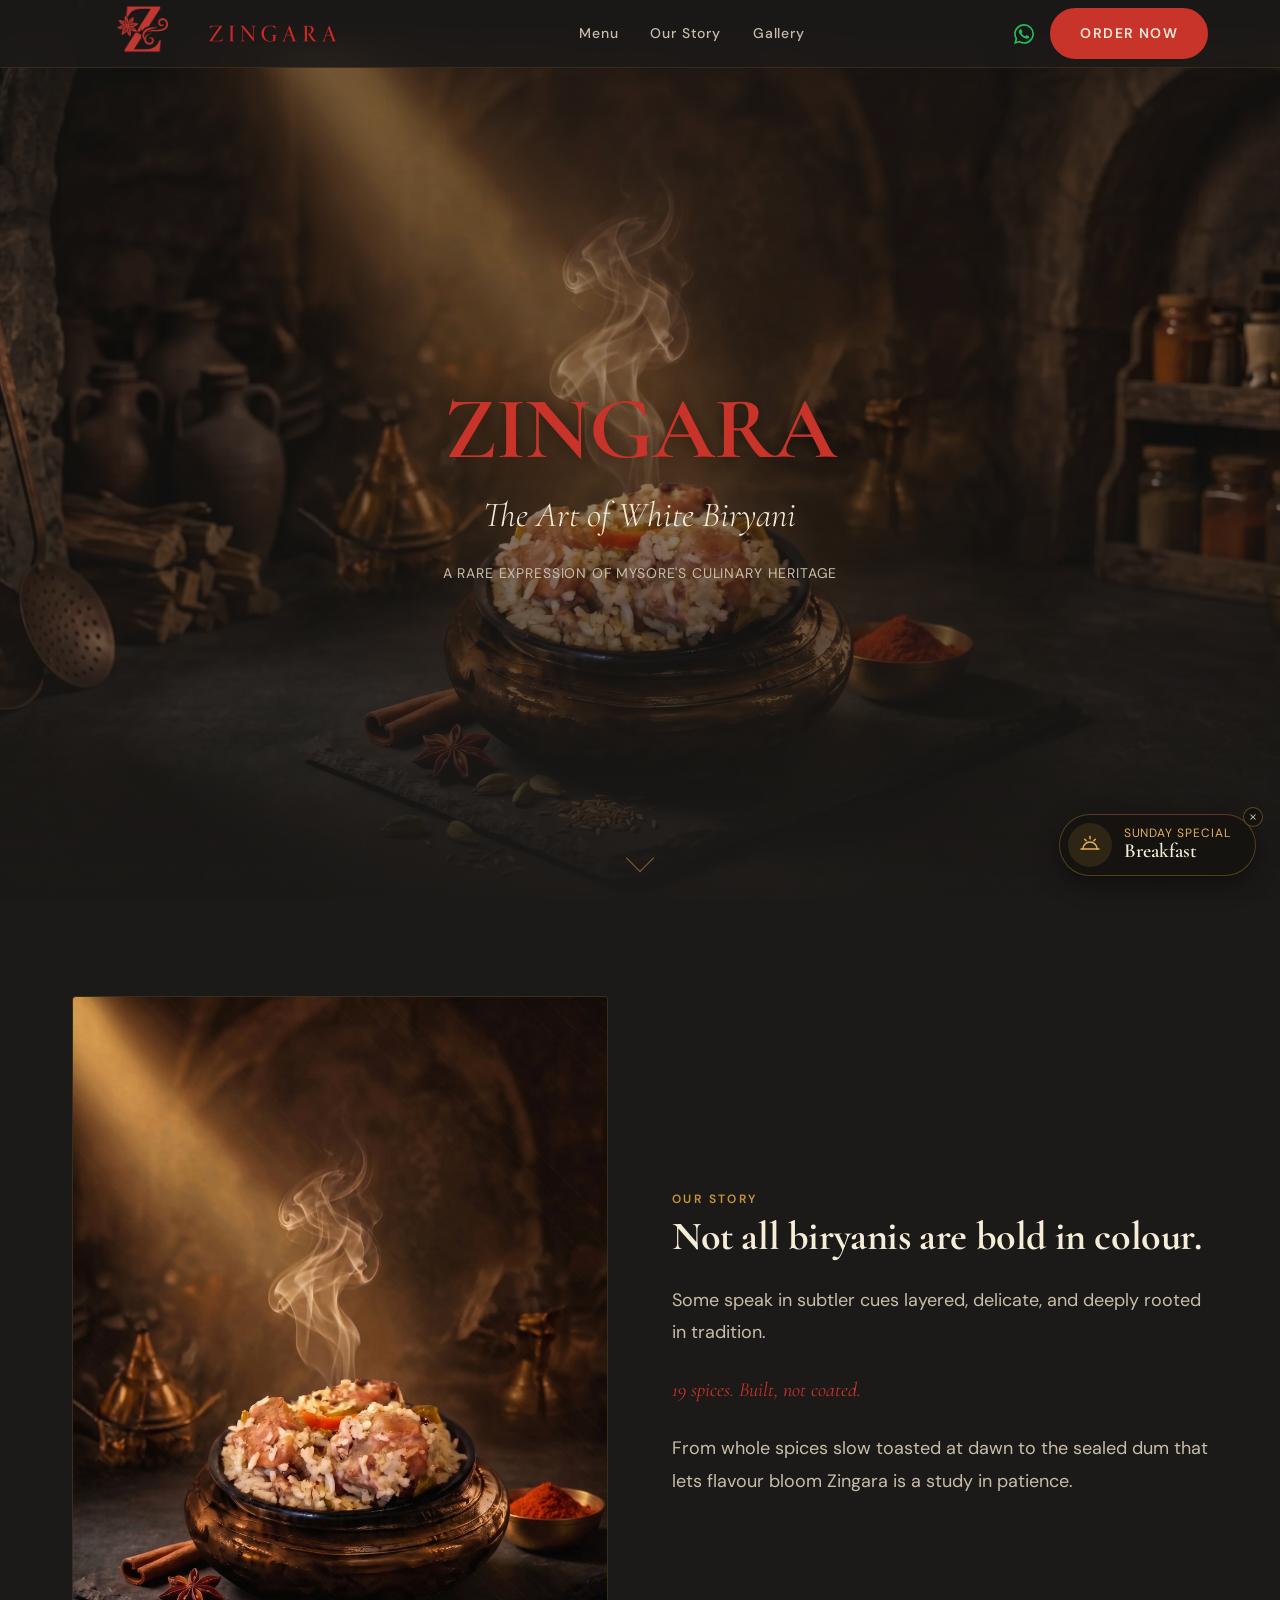
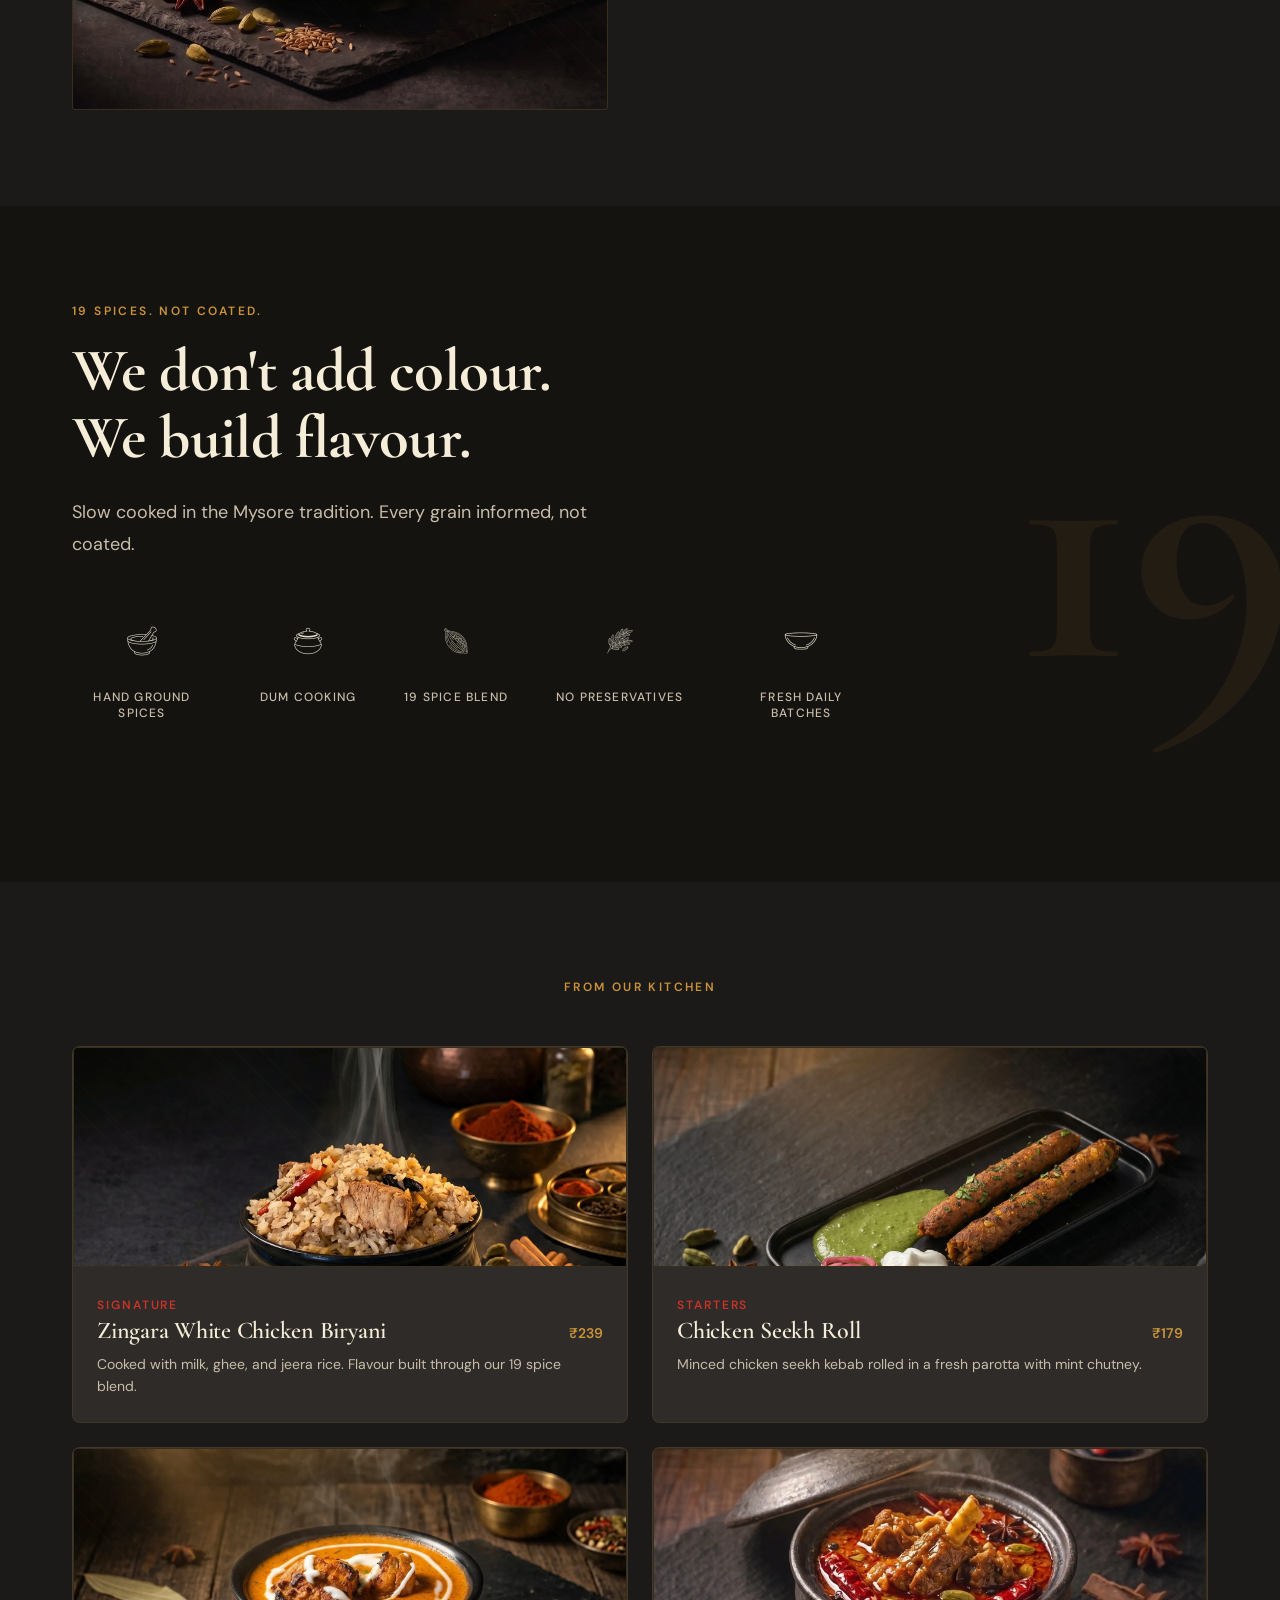
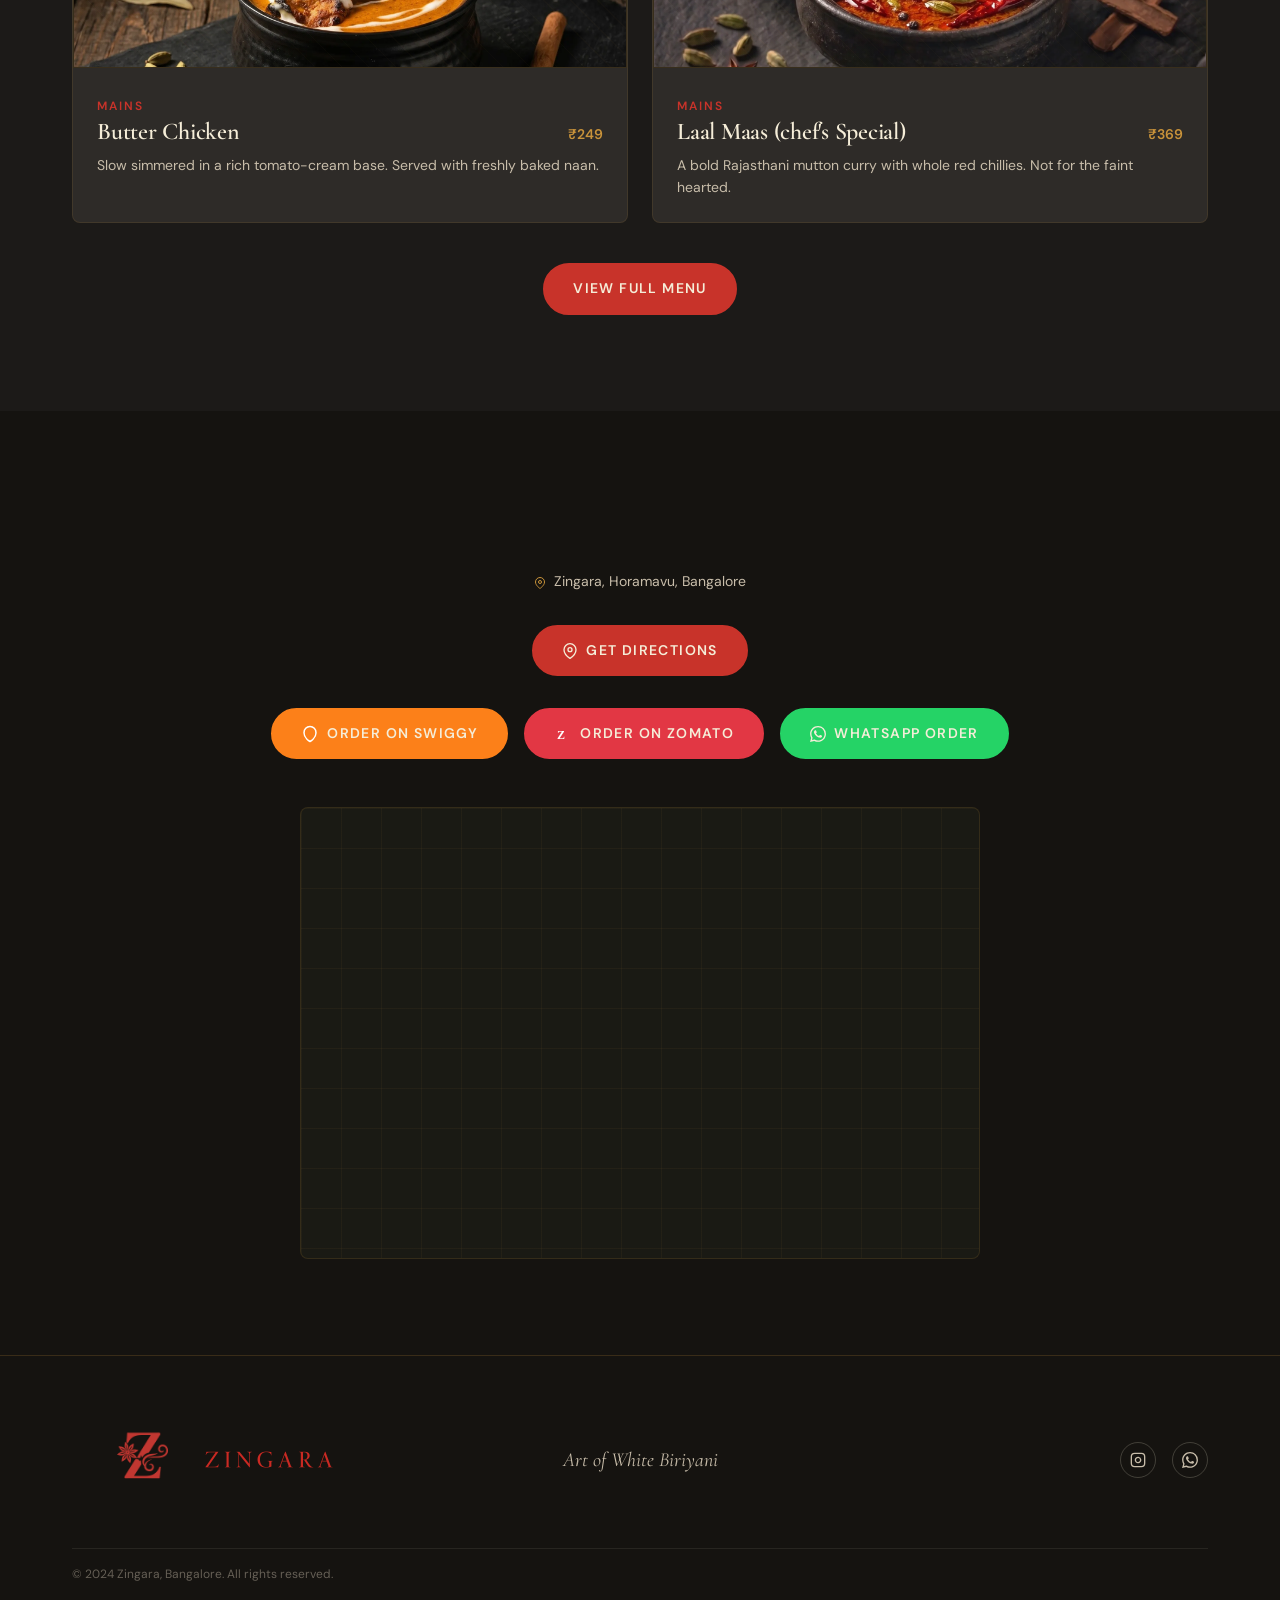
<file: index.html>
<!DOCTYPE html>
<html lang="en" prefix="og: http://ogp.me/ns#">

<head>
  <meta charset="UTF-8" />
  <meta name="viewport" content="width=device-width, initial-scale=1.0" />
  <title>Zingara The Art of White Biryani | Mysore</title>
  <meta name="description"
    content="Zingara brings Mysore's finest white biryani to your table. Slow cooked with 19 spices, layered with tradition. Walk in or order before it's sold out." />
  <link rel="stylesheet" href="css/styles.css" />
  
  <link rel="icon" type="image/png" href="favicon.png" />
  <link rel="apple-touch-icon" href="apple-touch-icon.png" />
  <link rel="manifest" href="site.webmanifest" />
  <link rel="canonical" href="https://zingarabiryani.in/" />
  
  <!-- Open Graph / Facebook -->
  <meta property="og:type" content="website" />
  <meta property="og:url" content="https://zingarabiryani.in/" />
  <meta property="og:title" content="Zingara The Art of White Biryani | Bengaluru" />
  <meta property="og:description" content="Zingara brings Mysore's finest white biryani to your table. Slow cooked with 19 spices, layered with tradition." />
  <meta property="og:image" content="https://zingarabiryani.in/images/og-sharing.webp" />
  <meta property="og:image:width" content="1200" />
  <meta property="og:image:height" content="630" />
  <meta itemprop="image" content="https://zingarabiryani.in/images/og-sharing.webp" />

  <!-- Twitter -->
  <meta property="twitter:card" content="summary_large_image" />
  <meta property="twitter:url" content="https://zingarabiryani.in/" />
  <meta property="twitter:title" content="Zingara The Art of White Biryani | Bengaluru" />
  <meta property="twitter:description" content="Zingara brings Mysore's finest white biryani to your table. Slow cooked with 19 spices, layered with tradition." />
  <meta property="twitter:image" content="https://zingarabiryani.in/images/og-sharing.webp" />
</head>

<body>

  <!-- ============================================================ NAV (B1: Home & Order removed from links) -->
  <nav class="nav" id="nav">
    <div class="nav__inner">
      <a href="index.html" class="nav__logo">
        <img src="images/logo.webp" alt="Zingara Logo" class="nav__logo-icon" />
        <img src="images/Zingara.webp" alt="Zingara" class="nav__zingara-text-img" />
      </a>
      <ul class="nav__links">
        <li><a href="menu.html">Menu</a></li>
        <li><a href="about.html">Our Story</a></li>
        <li><a href="gallery.html">Gallery</a></li>
      </ul>
      <div class="nav__actions">
        <a href="https://wa.me/919187103005" target="_blank" rel="noopener" class="nav__wa-icon" aria-label="WhatsApp">
          <svg width="20" height="20" viewBox="0 0 24 24" fill="currentColor">
            <path
              d="M17.472 14.382c-.297-.149-1.758-.867-2.03-.967-.273-.099-.471-.148-.67.15-.197.297-.767.966-.94 1.164-.173.199-.347.223-.644.075-.297-.15-1.255-.463-2.39-1.475-.883-.788-1.48-1.761-1.653-2.059-.173-.297-.018-.458.13-.606.134-.133.298-.347.446-.52.149-.174.198-.298.298-.497.099-.198.05-.371-.025-.52-.075-.149-.669-1.612-.916-2.207-.242-.579-.487-.5-.669-.51-.173-.008-.371-.01-.57-.01-.198 0-.52.074-.792.372-.272.297-1.04 1.016-1.04 2.479 0 1.462 1.065 2.875 1.213 3.074.149.198 2.096 3.2 5.077 4.487.709.306 1.262.489 1.694.625.712.227 1.36.195 1.871.118.571-.085 1.758-.719 2.006-1.413.248-.694.248-1.289.173-1.413-.074-.124-.272-.198-.57-.347m-5.421 7.403h-.004a9.87 9.87 0 01-5.031-1.378l-.361-.214-3.741.982.998-3.648-.235-.374a9.86 9.86 0 01-1.51-5.26c.001-5.45 4.436-9.884 9.888-9.884 2.64 0 5.122 1.03 6.988 2.898a9.825 9.825 0 012.893 6.994c-.003 5.45-4.437 9.884-9.885 9.884m8.413-18.297A11.815 11.815 0 0012.05 0C5.495 0 .16 5.335.157 11.892c0 2.096.547 4.142 1.588 5.945L.057 24l6.305-1.654a11.882 11.882 0 005.683 1.448h.005c6.554 0 11.89-5.335 11.893-11.893a11.821 11.821 0 00-3.48-8.413z" />
          </svg>
        </a>
        <a href="order.html" class="btn btn--primary">Order Now</a>
      </div>
      <button class="nav__hamburger" id="hamburger" aria-label="Open menu">
        <span></span><span></span><span></span>
      </button>
    </div>
  </nav>
  <div class="nav__mobile" id="mobileMenu">
    <a href="menu.html">Menu</a>
    <a href="about.html">Our Story</a>
    <a href="gallery.html">Gallery</a>
  </div>

  <!-- ============================================================ HERO (B2: no CTA buttons — scroll arrow only) -->
  <section class="hero">
    <!-- placeholder bg -->
    <div class="hero__bg" style="background-image: url('images/i1.webp');"></div>
    <div class="hero__overlay"></div>

    <div class="hero__content" style="display:flex; flex-direction:column; align-items:center;">
      <h1 class="hero__title">ZINGARA</h1>
      <p class="hero__subtitle">The Art of White Biryani</p>
      <p class="hero__tagline">A RARE EXPRESSION OF MYSORE'S CULINARY HERITAGE</p>
    </div>

    <!-- B2: scroll indicator only, no CTA buttons -->
    <div class="hero__scroll">
      <div class="hero__scroll-arrow"></div>
    </div>
  </section>

  <!-- ============================================================ OUR STORY (B3: image LEFT, text RIGHT) -->
  <section class="section">
    <div class="container">
      <div class="story-split reveal">
        <!-- LEFT: image placeholder -->
        <div class="img-placeholder" style="min-height:480px; border-radius:4px; overflow:hidden;">
          <img src="images/i2.webp" alt="Our Story - Food Photography"
            style="width:100%; height:100%; object-fit:cover;" />
        </div>
        <!-- RIGHT: text -->
        <div class="story-text">
          <span class="label">Our Story</span>
          <h2>Not all biryanis are bold in colour.</h2>
          <p>Some speak in subtler cues layered, delicate, and deeply rooted in tradition.</p>
          <p style="color:var(--color-red); font-family:var(--font-serif); font-style:italic; font-size:var(--fs-lg);">
            19 spices. Built, not coated.</p>
          <p>From whole spices slow toasted at dawn to the sealed dum that lets flavour bloom Zingara is a study in
            patience.</p>
        </div>
      </div>
    </div>
  </section>

  <!-- ============================================================ 19 SPICES / WE DON'T ADD COLOUR (B4) -->
  <section class="section section--dark" style="position:relative; overflow:hidden;">
    <!-- "19" watermark on the RIGHT -->
    <div
      style="position:absolute; right:-1rem; top:50%; transform:translateY(-50%); font-family:var(--font-serif); font-size:clamp(12rem,30vw,22rem); font-weight:700; color:rgba(201,147,58,0.07); line-height:1; pointer-events:none; user-select:none; z-index:0;">
      19</div>

    <div class="container" style="position:relative; z-index:1;">
      <div style="max-width:620px;">
        <span class="label" style="display:block; margin-bottom:var(--sp-4);">19 Spices. Not coated.</span>
        <h2 class="reveal"
          style="font-size:clamp(2rem,5vw,3.8rem); color:var(--color-cream); margin-bottom:var(--sp-6); line-height:1.1;">
          We don't add colour.<br>We build flavour.
        </h2>
        <p class="reveal"
          style="color:var(--color-cream-muted); font-size:var(--fs-md); line-height:1.8; margin-bottom:var(--sp-12); max-width:520px;">
          Slow cooked in the Mysore tradition. Every grain informed, not coated.
        </p>
      </div>

      <!-- Icons strip (left-aligned) -->
      <div class="icon-strip reveal" style="justify-content:flex-start; padding-top:0;">
        <div class="icon-feature">
          <img src="images/icons/icon-mortar.webp" alt="Hand Ground Spices" class="icon-feature__img" />
          <span class="icon-feature__label">Hand Ground Spices</span>
        </div>
        <div class="icon-feature">
          <img src="images/icons/icon-handi.webp" alt="Dum Cooking" class="icon-feature__img" />
          <span class="icon-feature__label">Dum Cooking</span>
        </div>
        <div class="icon-feature">
          <img src="images/icons/icon-elaichi.webp" alt="19 Spice Blend" class="icon-feature__img" />
          <span class="icon-feature__label">19 Spice Blend</span>
        </div>
        <div class="icon-feature">
          <img src="images/icons/icon-branch.webp" alt="No Preservatives" class="icon-feature__img" />
          <span class="icon-feature__label">No Preservatives</span>
        </div>
        <div class="icon-feature">
          <img src="images/icons/icon-bowl.webp" alt="Fresh Daily Batches" class="icon-feature__img" />
          <span class="icon-feature__label">Fresh Daily Batches</span>
        </div>
      </div>
    </div>
  </section>

  <!-- ============================================================ FROM OUR KITCHEN -->
  <section class="section">
    <div class="container">
      <div class="section-header">
        <span class="label">From Our Kitchen</span>
      </div>

      <div class="grid-2 reveal" style="gap:var(--sp-6);">
        <!-- Card 1 -->
        <div class="card">
          <div class="img-placeholder" style="height:220px; min-height:unset; overflow:hidden;">
            <img src="images/i3.webp" alt="Zingara White Chicken Biryani"
              style="width:100%; height:100%; object-fit:cover;" />
          </div>
          <div class="card__body">
            <span class="card__label">Signature</span>
            <div style="display:flex; justify-content:space-between; align-items:baseline;">
              <h5 class="card__title">Zingara White Chicken Biryani</h5>
              <span class="card__price">₹239</span>
            </div>
            <p class="card__desc">Cooked with milk, ghee, and jeera rice. Flavour built through our 19 spice blend.</p>
          </div>
        </div>
        <!-- Card 2 -->
        <div class="card">
          <div class="img-placeholder" style="height:220px; min-height:unset; overflow:hidden;">
            <img src="images/i4.webp" alt="Chicken Seekh Platter" style="width:100%; height:100%; object-fit:cover;" />
          </div>
          <div class="card__body">
            <span class="card__label">Starters</span>
            <div style="display:flex; justify-content:space-between; align-items:baseline;">
              <h5 class="card__title">Chicken Seekh Roll</h5>
              <span class="card__price">₹179</span>
            </div>
            <p class="card__desc">Minced chicken seekh kebab rolled in a fresh parotta with mint chutney.</p>
          </div>
        </div>
        <!-- Card 3 -->
        <div class="card">
          <div class="img-placeholder" style="height:220px; min-height:unset; overflow:hidden;">
            <img src="images/i5.webp" alt="Butter Chicken" style="width:100%; height:100%; object-fit:cover;" />
          </div>
          <div class="card__body">
            <span class="card__label">Mains</span>
            <div style="display:flex; justify-content:space-between; align-items:baseline;">
              <h5 class="card__title">Butter Chicken</h5>
              <span class="card__price">₹249</span>
            </div>
            <p class="card__desc">Slow simmered in a rich tomato-cream base. Served with freshly baked naan.</p>
          </div>
        </div>
        <!-- Card 4 -->
        <div class="card">
          <div class="img-placeholder" style="height:220px; min-height:unset; overflow:hidden;">
            <img src="images/i6.webp" alt="Laal Maas (chef's Special)"
              style="width:100%; height:100%; object-fit:cover;" />
          </div>
          <div class="card__body">
            <span class="card__label">Mains</span>
            <div style="display:flex; justify-content:space-between; align-items:baseline;">
              <h5 class="card__title">Laal Maas (chef's Special)</h5>
              <span class="card__price">₹369</span>
            </div>
            <p class="card__desc">A bold Rajasthani mutton curry with whole red chillies. Not for the faint hearted.</p>
          </div>
        </div>
      </div>

      <div style="text-align:center; margin-top:var(--sp-10);">
        <a href="menu.html" class="btn btn--primary">View Full Menu</a>
      </div>
    </div>
  </section>

  <!-- ============================================================ WALK IN CTA + MAP (B5: merged into one section) -->
  <section class="section section--dark" style="text-align:center;">
    <div class="container">
      <h2 class="reveal"
        style="font-family:var(--font-serif); font-size:clamp(1.6rem,4vw,2.8rem); font-weight:700; color:var(--color-cream); margin-bottom:var(--sp-3);">
        Walk in early or order before it's sold out.
      </h2>
      <p style="font-size:var(--fs-sm); color:var(--color-cream-muted); margin-bottom:var(--sp-8);">
        <svg width="12" height="12" viewBox="0 0 24 24" fill="none" stroke="currentColor" stroke-width="2"
          style="vertical-align:middle; margin-right:4px; color:var(--color-gold);">
          <path d="M21 10c0 7-9 13-9 13s-9-6-9-13a9 9 0 0118 0z" />
          <circle cx="12" cy="10" r="3" />
        </svg>
        <a href="https://maps.app.goo.gl/3eSJgFeEDWq7ZuWv6" target="_blank" rel="noopener" style="color:inherit; text-decoration:none;">Zingara, Horamavu, Bangalore</a>
      </p>

      <div style="margin-bottom:var(--sp-8);">
        <a href="https://maps.app.goo.gl/3eSJgFeEDWq7ZuWv6" target="_blank" rel="noopener" class="btn btn--primary" style="display:inline-flex; align-items:center; gap:8px;">
          <svg width="16" height="16" viewBox="0 0 24 24" fill="none" stroke="currentColor" stroke-width="2">
            <path d="M21 10c0 7-9 13-9 13s-9-6-9-13a9 9 0 0118 0z" />
            <circle cx="12" cy="10" r="3" />
          </svg>
          Get Directions
        </a>
      </div>

      <!-- 3 order buttons -->
      <div style="display:flex; justify-content:center; gap:var(--sp-4); flex-wrap:wrap; margin-bottom:var(--sp-12);">
        <a href="https://www.swiggy.com/city/bangalore/zingara-restaurant-ramamurthy-nagar-rest1344305" target="_blank" rel="noopener" class="btn btn--primary" style="background:#FC8019; border-color:#FC8019; display:inline-flex; align-items:center; gap:8px;">
          <svg width="18" height="18" viewBox="0 0 24 24" fill="none" stroke="white" stroke-width="2">
            <path d="M12 22s-8-4.5-8-11.8A8 8 0 0112 2a8 8 0 018 8.2c0 7.3-8 11.8-8 11.8z" />
          </svg>
          Order on Swiggy
        </a>
        <a href="https://zomato.onelink.me/xqzv/62oqnwk8" target="_blank" rel="noopener" class="btn btn--primary" style="background:#E23744; border-color:#E23744; display:inline-flex; align-items:center; gap:8px;">
          <svg width="18" height="18" viewBox="0 0 24 24" fill="white"><text x="4" y="18" font-size="16" font-weight="bold" font-family="serif">Z</text></svg>
          Order on Zomato
        </a>
        <a href="https://wa.me/919187103005" target="_blank" rel="noopener" class="btn btn--primary" style="background:#25D366; border-color:#25D366; display:inline-flex; align-items:center; gap:8px;">
          <svg width="16" height="16" viewBox="0 0 24 24" fill="currentColor">
            <path d="M17.472 14.382c-.297-.149-1.758-.867-2.03-.967-.273-.099-.471-.148-.67.15-.197.297-.767.966-.94 1.164-.173.199-.347.223-.644.075-.297-.15-1.255-.463-2.39-1.475-.883-.788-1.48-1.761-1.653-2.059-.173-.297-.018-.458.13-.606.134-.133.298-.347.446-.52.149-.174.198-.298.298-.497.099-.198.05-.371-.025-.52-.075-.149-.669-1.612-.916-2.207-.242-.579-.487-.5-.669-.51-.173-.008-.371-.01-.57-.01-.198 0-.52.074-.792.372-.272.297-1.04 1.016-1.04 2.479 0 1.462 1.065 2.875 1.213 3.074.149.198 2.096 3.2 5.077 4.487.709.306 1.262.489 1.694.625.712.227 1.36.195 1.871.118.571-.085 1.758-.719 2.006-1.413.248-.694.248-1.289.173-1.413-.074-.124-.272-.198-.57-.347m-5.421 7.403h-.004a9.87 9.87 0 01-5.031-1.378l-.361-.214-3.741.982.998-3.648-.235-.374a9.86 9.86 0 01-1.51-5.26c.001-5.45 4.436-9.884 9.888-9.884 2.64 0 5.122 1.03 6.988 2.898a9.825 9.825 0 012.893 6.994c-.003 5.45-4.437 9.884-9.885 9.884m8.413-18.297A11.815 11.815 0 0012.05 0C5.495 0 .16 5.335.157 11.892c0 2.096.547 4.142 1.588 5.945L.057 24l6.305-1.654a11.882 11.882 0 005.683 1.448h.005c6.554 0 11.89-5.335 11.893-11.893a11.821 11.821 0 00-3.48-8.413z" />
          </svg>
          WhatsApp Order
        </a>
      </div>

      <div class="map-ph reveal" style="max-width:680px; margin-inline:auto; min-height:450px; overflow:hidden; position:relative;">
        <a href="https://maps.app.goo.gl/3eSJgFeEDWq7ZuWv6" target="_blank" rel="noopener" aria-label="Open in Google Maps" 
           style="position:absolute; inset:0; z-index:10; cursor:pointer;"></a>
        <iframe src="https://www.google.com/maps/embed?pb=!1m14!1m8!1m3!1d15548.814031542144!2d77.6703877!3d13.0227087!3m2!1i1024!2i768!4f13.1!3m3!1m2!1s0x3bae11632ad1b0df%3A0xc91356e6e12ddb36!2sZINGARA%20RESTAURANT!5e0!3m2!1sen!2sin!4v1777971311608!5m2!1sen!2sin" width="100%" height="450" style="border:0;" allowfullscreen="" loading="lazy" referrerpolicy="no-referrer-when-downgrade"></iframe>
      </div>
    </div>
  </section>

  <!-- ============================================================ FOOTER (B6: simple 2-row) -->
  <footer class="footer" style="padding-block:var(--sp-10) var(--sp-6);">
    <div class="container">
      <div
        style="display:flex; justify-content:space-between; align-items:center; margin-bottom:var(--sp-6); flex-wrap:wrap; gap:var(--sp-4);">
        <div style="flex: 1;">
          <div class="footer__branding">
            <img src="images/logo.webp" alt="Zingara Logo" class="footer__logo-icon" />
            <img src="images/Zingara.webp" alt="Zingara" class="footer__zingara-text-img" />
          </div>
        </div>

        <div style="flex: 1; text-align: center;">
          <p
            style="margin-bottom:0; font-family:var(--font-serif); font-style:italic; font-size:var(--fs-lg); color:var(--color-cream-muted);">
            Art of White Biriyani</p>
        </div>

        <div style="flex: 1; display: flex; justify-content: flex-end;">
          <div class="footer__social">
            <a href="https://www.instagram.com/zingararestaurant_/" target="_blank" rel="noopener" aria-label="Instagram">
              <svg width="16" height="16" viewBox="0 0 24 24" fill="none" stroke="currentColor" stroke-width="2">
                <rect x="2" y="2" width="20" height="20" rx="5" ry="5" />
                <path d="M16 11.37A4 4 0 1112.63 8 4 4 0 0116 11.37z" />
                <line x1="17.5" y1="6.5" x2="17.51" y2="6.5" />
              </svg>
            </a>
            <a href="https://wa.me/919187103005" target="_blank" rel="noopener" aria-label="WhatsApp">
              <svg width="16" height="16" viewBox="0 0 24 24" fill="currentColor">
                <path
                  d="M17.472 14.382c-.297-.149-1.758-.867-2.03-.967-.273-.099-.471-.148-.67.15-.197.297-.767.966-.94 1.164-.173.199-.347.223-.644.075-.297-.15-1.255-.463-2.39-1.475-.883-.788-1.48-1.761-1.653-2.059-.173-.297-.018-.458.13-.606.134-.133.298-.347.446-.52.149-.174.198-.298.298-.497.099-.198.05-.371-.025-.52-.075-.149-.669-1.612-.916-2.207-.242-.579-.487-.5-.669-.51-.173-.008-.371-.01-.57-.01-.198 0-.52.074-.792.372-.272.297-1.04 1.016-1.04 2.479 0 1.462 1.065 2.875 1.213 3.074.149.198 2.096 3.2 5.077 4.487.709.306 1.262.489 1.694.625.712.227 1.36.195 1.871.118.571-.085 1.758-.719 2.006-1.413.248-.694.248-1.289.173-1.413-.074-.124-.272-.198-.57-.347m-5.421 7.403h-.004a9.87 9.87 0 01-5.031-1.378l-.361-.214-3.741.982.998-3.648-.235-.374a9.86 9.86 0 01-1.51-5.26c.001-5.45 4.436-9.884 9.888-9.884 2.64 0 5.122 1.03 6.988 2.898a9.825 9.825 0 012.893 6.994c-.003 5.45-4.437 9.884-9.885 9.884m8.413-18.297A11.815 11.815 0 0012.05 0C5.495 0 .16 5.335.157 11.892c0 2.096.547 4.142 1.588 5.945L.057 24l6.305-1.654a11.882 11.882 0 005.683 1.448h.005c6.554 0 11.89-5.335 11.893-11.893a11.821 11.821 0 00-3.48-8.413z" />
              </svg>
            </a>
          </div>
        </div>
      </div>
      <div
        style="border-top:1px solid rgba(245,237,216,0.08); padding-top:var(--sp-4); font-size:var(--fs-xs); color:rgba(200,189,170,0.45);">
        © 2024 Zingara, Bangalore. All rights reserved.
      </div>
    </div>
  </footer>

  <!-- ============================================================ BREAKFAST FLOATING BADGE -->
  <div class="breakfast-badge" id="breakfastBadge">
    <button class="breakfast-badge__close" id="breakfastBadgeClose" aria-label="Dismiss">
      <svg width="10" height="10" viewBox="0 0 24 24" fill="none" stroke="currentColor" stroke-width="2.5">
        <line x1="18" y1="6" x2="6" y2="18" />
        <line x1="6" y1="6" x2="18" y2="18" />
      </svg>
    </button>
    <button class="breakfast-badge__trigger" id="breakfastBadgeTrigger" aria-label="View Sunday Special Breakfast menu">
      <span class="breakfast-badge__icon">
        <svg width="24" height="24" viewBox="0 0 24 24" fill="none" stroke="currentColor" stroke-width="1.5" stroke-linecap="round">
          <path d="M12 3.5v2.3" />
          <path d="M6.7 6.2l1.5 1.5" />
          <path d="M17.3 6.2l-1.5 1.5" />
          <path d="M5 16a7 7 0 0114 0" />
          <path d="M3 16h18" />
        </svg>
      </span>
      <span class="breakfast-badge__text">
        <span class="breakfast-badge__eyebrow">Sunday Special</span>
        <span class="breakfast-badge__title">Breakfast</span>
      </span>
    </button>
  </div>

  <!-- BREAKFAST MENU LIGHTBOX -->
  <div class="lightbox" id="breakfastLightbox">
    <button class="lightbox__close" id="breakfastLightboxClose" aria-label="Close">
      <svg width="16" height="16" viewBox="0 0 24 24" fill="none" stroke="currentColor" stroke-width="2">
        <line x1="18" y1="6" x2="6" y2="18" />
        <line x1="6" y1="6" x2="18" y2="18" />
      </svg>
    </button>
    <img src="images/sunday-breakfast-menu.png" alt="Zingara Sunday Special Breakfast Menu" class="lightbox__img" />
  </div>

  <script src="js/main.js"></script>
</body>

</html>
</file>
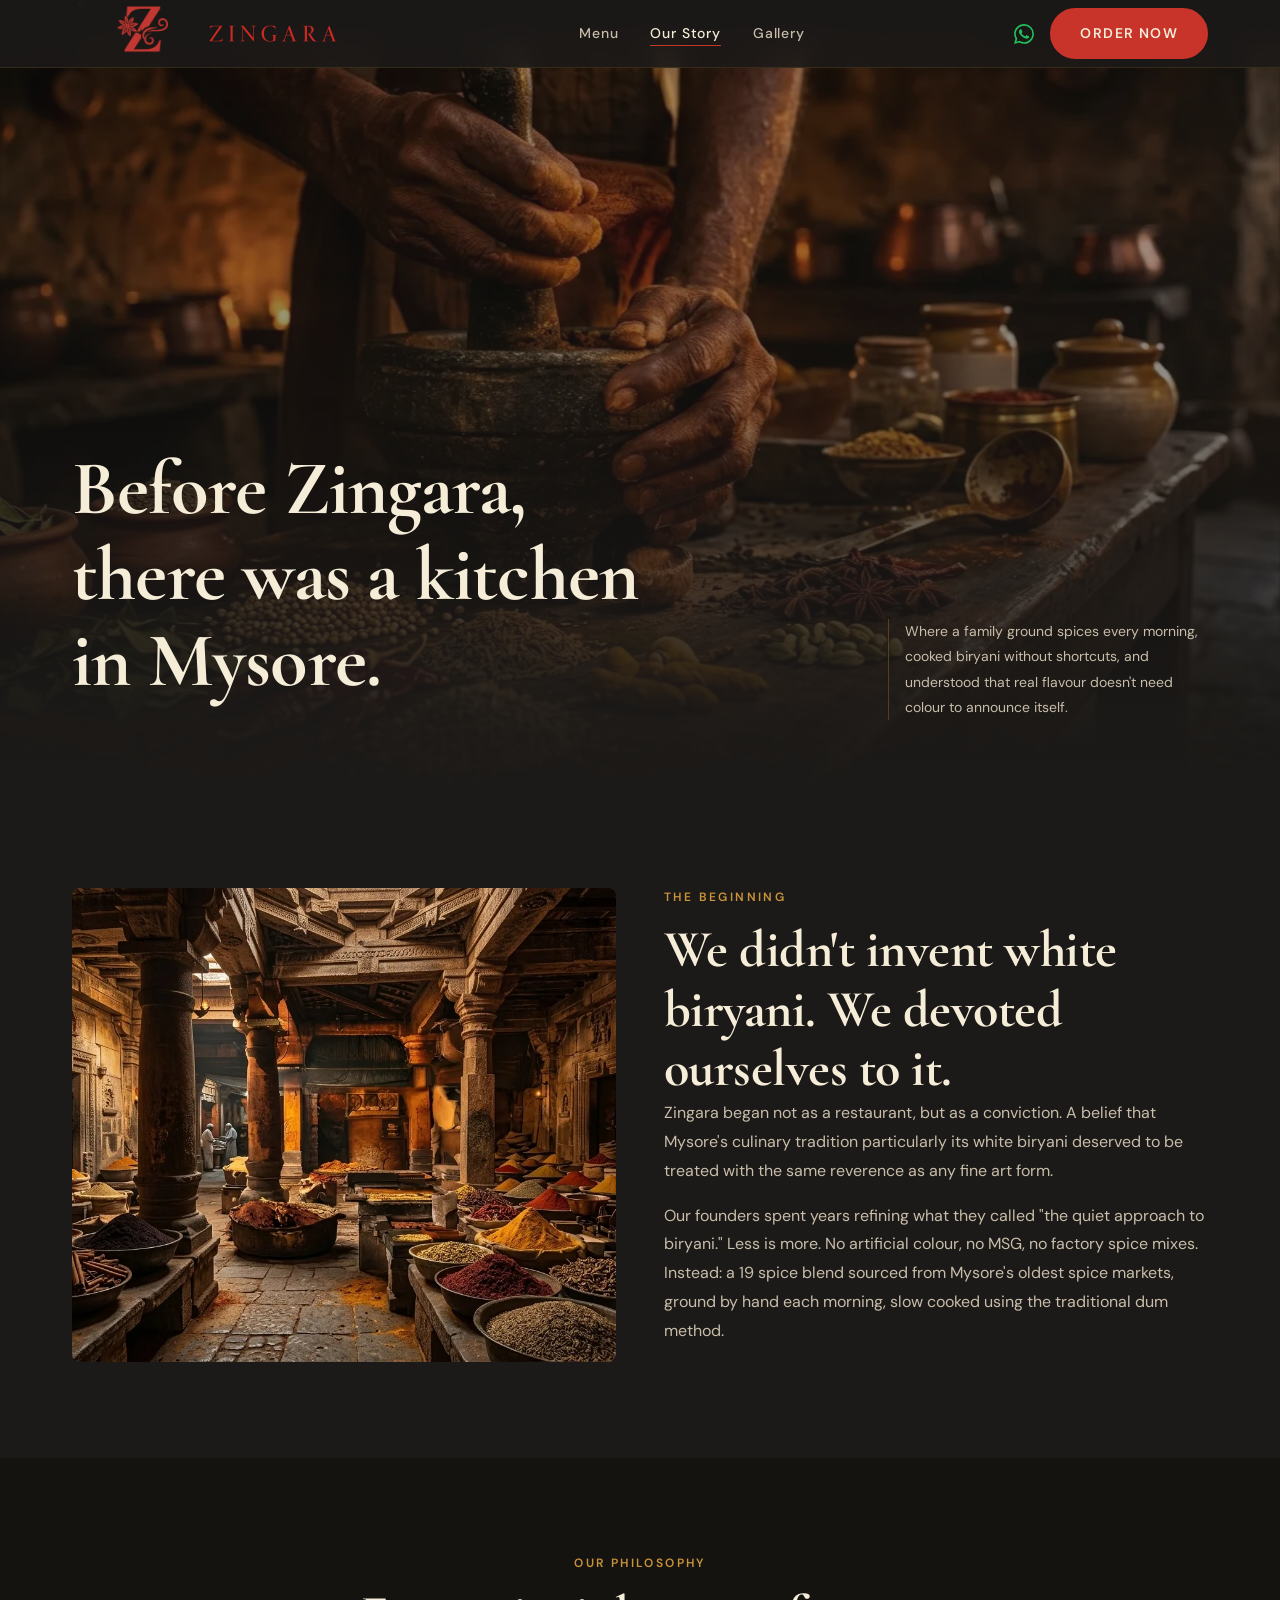
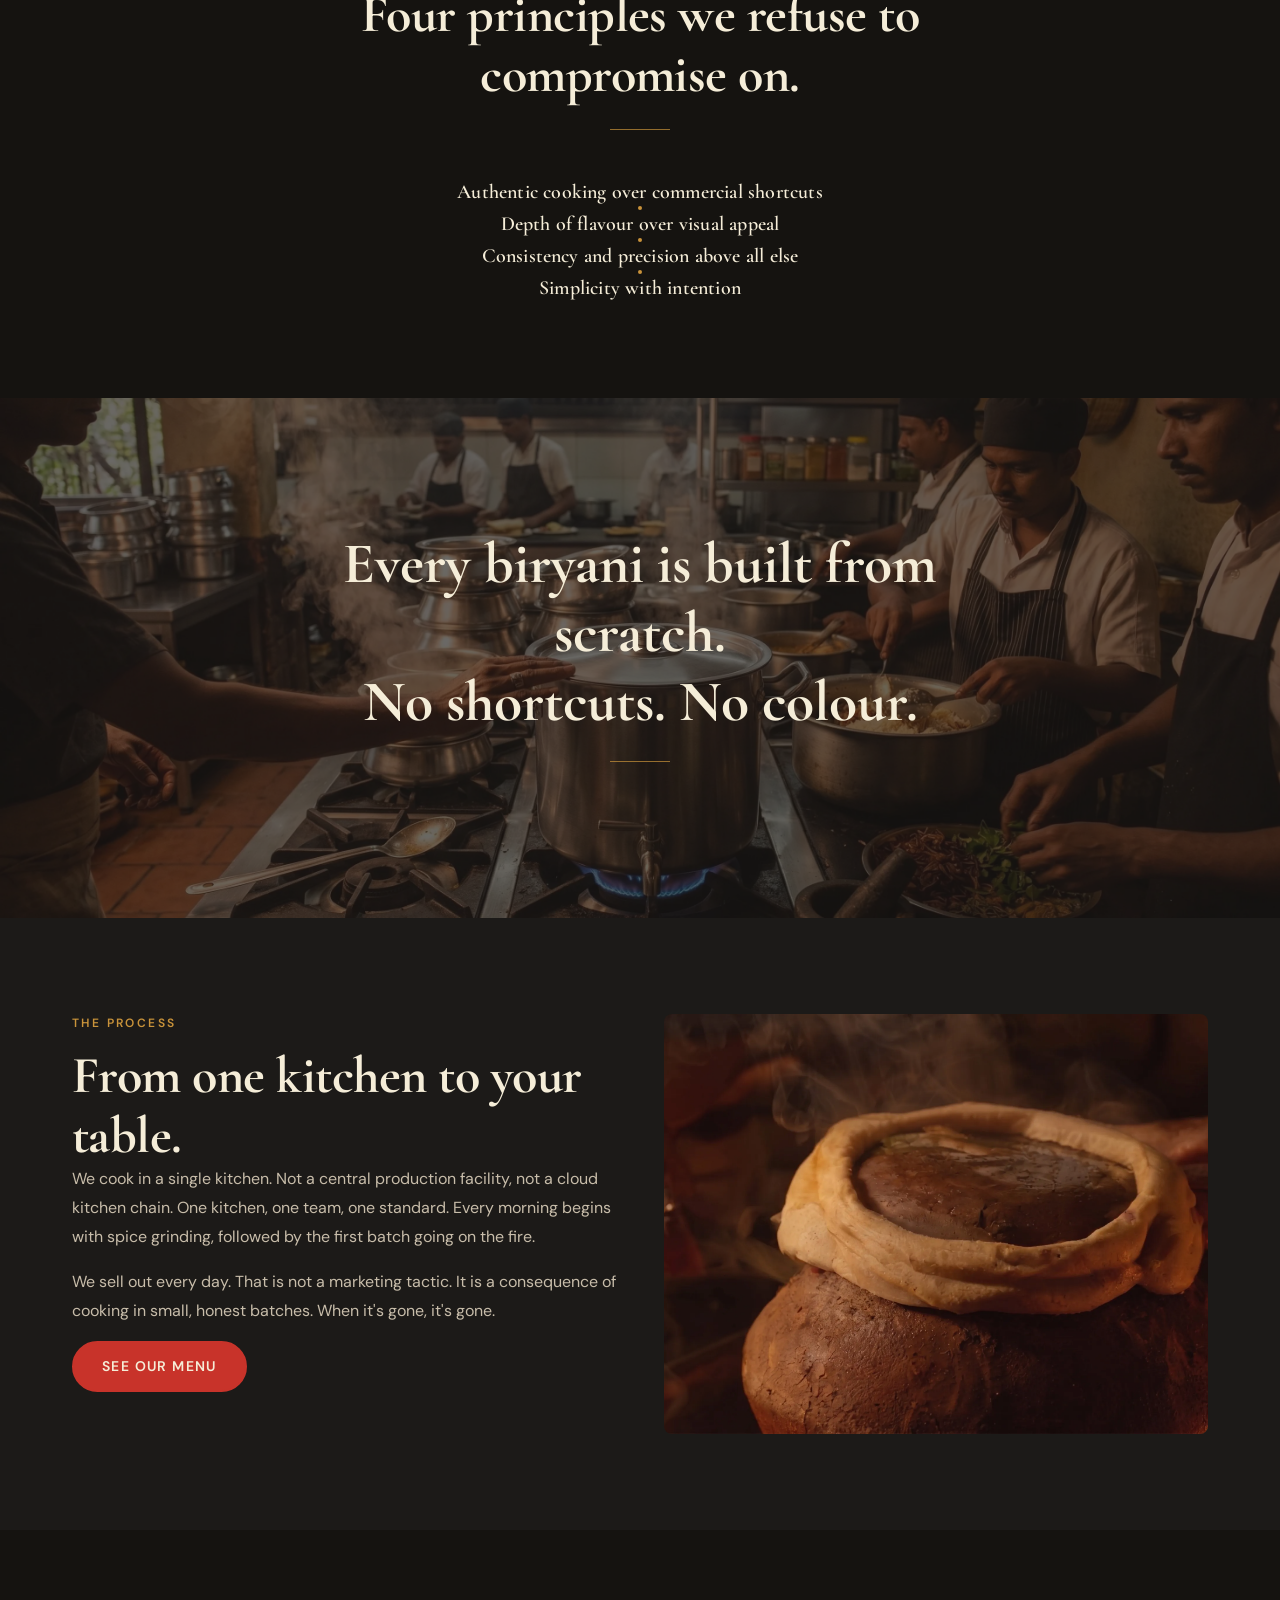
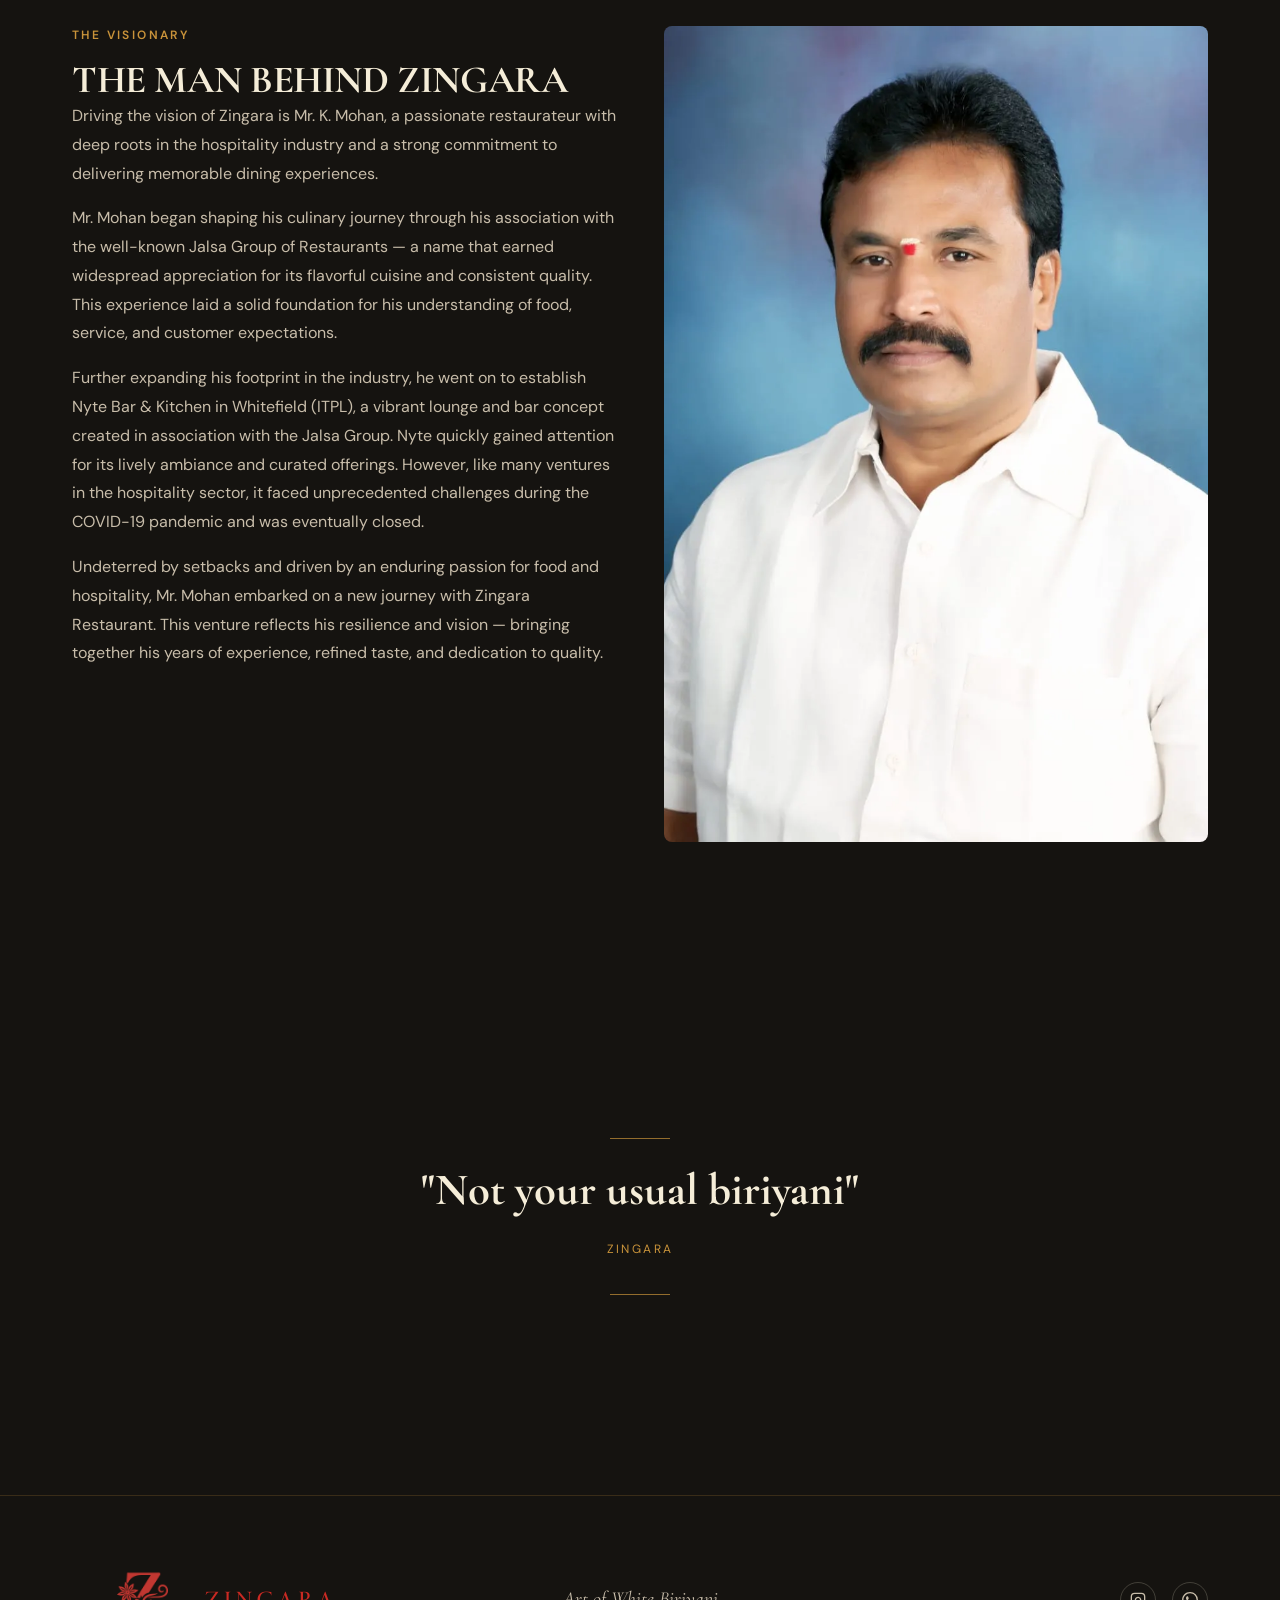
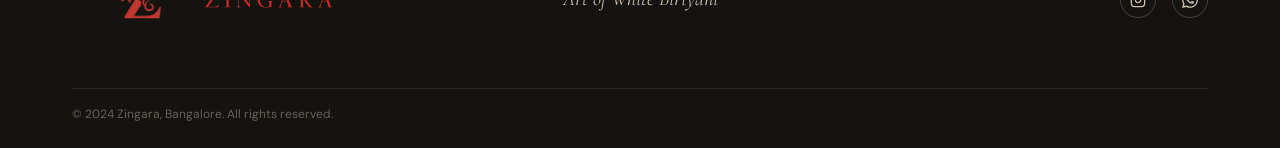
<file: about.html>
<!DOCTYPE html>
<html lang="en" prefix="og: http://ogp.me/ns#">

<head>
  <meta charset="UTF-8" />
  <meta name="viewport" content="width=device-width, initial-scale=1.0" />
  <title>Our Story Zingara | Before Zingara, There Was a Kitchen in Mysore</title>
  <meta name="description"
    content="The story of Zingara a kitchen in Mysore, a 19 spice blend, and the art of cooking without shortcuts." />
  <link rel="stylesheet" href="css/styles.css" />

  <link rel="icon" type="image/png" href="favicon.png" />
  <link rel="apple-touch-icon" href="apple-touch-icon.png" />
  <link rel="manifest" href="site.webmanifest" />
  <link rel="canonical" href="https://zingarabiryani.in/about" />

  <!-- Open Graph / Facebook -->
  <meta property="og:type" content="website" />
  <meta property="og:url" content="https://zingarabiryani.in/about" />
  <meta property="og:title" content="Our Story Zingara | The Art of White Biryani" />
  <meta property="og:description"
    content="Discover the history of Zingara. From a home kitchen in Mysore to the heart of Bangalore." />
  <meta property="og:image" content="https://zingarabiryani.in/images/og-sharing.webp" />
  <meta property="og:image:width" content="1200" />
  <meta property="og:image:height" content="630" />
  <meta itemprop="image" content="https://zingarabiryani.in/images/og-sharing.webp" />

  <!-- Twitter -->
  <meta property="twitter:card" content="summary_large_image" />
  <meta property="twitter:url" content="https://zingarabiryani.in/about" />
  <meta property="twitter:title" content="Our Story Zingara | The Art of White Biryani" />
  <meta property="twitter:description"
    content="Discover the history of Zingara. From a home kitchen in Mysore to the heart of Bangalore." />
  <meta property="twitter:image" content="https://zingarabiryani.in/images/og-sharing.webp" />
  <style>
    /* ── F1: Left-aligned hero ── */
    .about-hero {
      position: relative;
      min-height: 88vh;
      display: flex;
      align-items: flex-end;
      overflow: hidden;
    }

    .about-hero__bg {
      position: absolute;
      inset: 0;
      background: linear-gradient(160deg, #1a1710 0%, #0e0c09 50%, #1c1710 100%);
      background-size: cover;
      background-position: center;
      z-index: 0;
      animation: hero-zoom-out 2.5s cubic-bezier(0.16, 1, 0.3, 1) forwards;
    }

    .about-hero__overlay {
      position: absolute;
      inset: 0;
      background: linear-gradient(to bottom,
          rgba(28, 26, 24, 0.3) 0%,
          rgba(28, 26, 24, 0.5) 50%,
          rgba(28, 26, 24, 0.95) 90%,
          rgba(28, 26, 24, 1) 100%);
      z-index: 1;
    }

    .about-hero__content {
      position: relative;
      z-index: 2;
      width: 100%;
      padding: 0 var(--sp-8) var(--sp-16);
      display: grid;
      grid-template-columns: 1fr 320px;
      gap: var(--sp-12);
      align-items: flex-end;
      max-width: 1200px;
      margin: 0 auto;
    }

    .about-hero__left h1 {
      font-family: var(--font-serif);
      font-size: clamp(2.4rem, 6vw, 4.8rem);
      font-weight: 700;
      color: var(--color-cream);
      line-height: 1.12;
      margin-bottom: var(--sp-6);
    }

    .about-hero__left .hero__eyebrow {
      margin-bottom: var(--sp-4);
    }

    .about-hero__right {
      padding-bottom: var(--sp-2);
    }

    .about-hero__right p {
      font-size: var(--fs-sm);
      color: var(--color-cream-muted);
      line-height: 1.8;
      border-left: 1px solid rgba(201, 147, 58, 0.3);
      padding-left: var(--sp-4);
    }

    /* ── F2: Philosophy list with dot separators ── */
    .philosophy-list-v2 {
      display: flex;
      flex-direction: column;
      align-items: center;
      gap: 0;
      max-width: 600px;
      margin: var(--sp-10) auto 0;
    }

    .philosophy-item-v2 {
      font-family: var(--font-serif);
      font-size: var(--fs-lg);
      font-weight: 600;
      color: var(--color-cream);
      text-align: center;
      padding: var(--sp-5) 0;
      letter-spacing: 0.01em;
      line-height: 1.4;
    }

    .philosophy-sep {
      width: 4px;
      height: 4px;
      border-radius: 50%;
      background: var(--color-gold);
      flex-shrink: 0;
    }

    /* ── F3: Cinematic quote section ── */
    .cinematic-quote {
      position: relative;
      overflow: hidden;
      min-height: 520px;
      display: flex;
      align-items: center;
      justify-content: center;
    }

    .cinematic-quote__bg {
      position: absolute;
      inset: 0;
      background: linear-gradient(135deg, #181510 0%, #0f0d0a 100%);
      z-index: 0;
    }

    .cinematic-quote__overlay {
      position: absolute;
      inset: 0;
      background: rgba(28, 26, 24, 0.65);
      z-index: 1;
    }

    .cinematic-quote__inner {
      position: relative;
      z-index: 2;
      text-align: center;
      padding: var(--sp-16) var(--sp-8);
      max-width: 760px;
    }

    .cinematic-quote__text {
      font-family: var(--font-serif);
      font-size: clamp(1.9rem, 5vw, 3.6rem);
      font-weight: 700;
      color: var(--color-cream);
      line-height: 1.2;
      margin-bottom: var(--sp-6);
    }

    /* ── Story split with placeholder image ── */
    .about-split {
      display: grid;
      grid-template-columns: 1fr 1fr;
      gap: var(--sp-12);
      align-items: stretch;
    }

    .about-split__img {
      border-radius: var(--radius-md);
      overflow: hidden;
      min-height: 420px;
    }

    .about-split__text .label {
      display: block;
      margin-bottom: var(--sp-3);
    }

    .about-split__text h2 {
      margin-bottom: var(--sp-5);
    }

    .about-split__text p {
      color: var(--color-cream-muted);
      line-height: 1.8;
      margin-bottom: var(--sp-4);
    }

    @media (max-width: 768px) {
      .about-hero__content {
        grid-template-columns: 1fr;
        padding: 0 var(--sp-5) var(--sp-12);
      }

      .about-hero__right {
        display: none;
      }

      .about-split {
        grid-template-columns: 1fr;
      }

      .about-split__img {
        min-height: 280px;
      }
    }
  </style>
</head>

<body>

  <!-- NAV -->
  <nav class="nav" id="nav">
    <div class="nav__inner">
      <a href="index.html" class="nav__logo">
        <img src="images/logo.webp" alt="" class="nav__logo-icon" />
        <img src="images/Zingara.webp" alt="Zingara" class="nav__zingara-text-img" />
      </a>
      <ul class="nav__links">
        <li><a href="menu.html">Menu</a></li>
        <li><a href="about.html" class="active">Our Story</a></li>
        <li><a href="gallery.html">Gallery</a></li>
      </ul>
      <div class="nav__actions">
        <a href="https://wa.me/919187103005" target="_blank" rel="noopener" class="nav__wa-icon" aria-label="WhatsApp">
          <svg width="20" height="20" viewBox="0 0 24 24" fill="currentColor">
            <path
              d="M17.472 14.382c-.297-.149-1.758-.867-2.03-.967-.273-.099-.471-.148-.67.15-.197.297-.767.966-.94 1.164-.173.199-.347.223-.644.075-.297-.15-1.255-.463-2.39-1.475-.883-.788-1.48-1.761-1.653-2.059-.173-.297-.018-.458.13-.606.134-.133.298-.347.446-.52.149-.174.198-.298.298-.497.099-.198.05-.371-.025-.52-.075-.149-.669-1.612-.916-2.207-.242-.579-.487-.5-.669-.51-.173-.008-.371-.01-.57-.01-.198 0-.52.074-.792.372-.272.297-1.04 1.016-1.04 2.479 0 1.462 1.065 2.875 1.213 3.074.149.198 2.096 3.2 5.077 4.487.709.306 1.262.489 1.694.625.712.227 1.36.195 1.871.118.571-.085 1.758-.719 2.006-1.413.248-.694.248-1.289.173-1.413-.074-.124-.272-.198-.57-.347m-5.421 7.403h-.004a9.87 9.87 0 01-5.031-1.378l-.361-.214-3.741.982.998-3.648-.235-.374a9.86 9.86 0 01-1.51-5.26c.001-5.45 4.436-9.884 9.888-9.884 2.64 0 5.122 1.03 6.988 2.898a9.825 9.825 0 012.893 6.994c-.003 5.45-4.437 9.884-9.885 9.884m8.413-18.297A11.815 11.815 0 0012.05 0C5.495 0 .16 5.335.157 11.892c0 2.096.547 4.142 1.588 5.945L.057 24l6.305-1.654a11.882 11.882 0 005.683 1.448h.005c6.554 0 11.89-5.335 11.893-11.893a11.821 11.821 0 00-3.48-8.413z" />
          </svg>
        </a>
        <a href="order.html" class="btn btn--primary">Order Now</a>
      </div>
      <button class="nav__hamburger" id="hamburger" aria-label="Open menu">
        <span></span><span></span><span></span>
      </button>
    </div>
  </nav>
  <div class="nav__mobile" id="mobileMenu">
    <a href="menu.html">Menu</a>
    <a href="about.html">Our Story</a>
    <a href="gallery.html">Gallery</a>
  </div>

  <!-- F1: LEFT-ALIGNED HERO with two-column layout -->
  <section class="about-hero">
    <div class="about-hero__bg"
      style="background-image: url('images/a1.webp'); background-size: cover; background-position: center;"></div>
    <div class="about-hero__overlay"></div>
    <div class="about-hero__content">
      <div class="about-hero__left">
        <h1>Before Zingara,<br>there was a kitchen<br>in Mysore.</h1>
      </div>
      <div class="about-hero__right">
        <p>Where a family ground spices every morning, cooked biryani without shortcuts, and understood that real
          flavour doesn't need colour to announce itself.</p>
      </div>
    </div>
  </section>

  <!-- ORIGIN STORY SPLIT -->
  <section class="section">
    <div class="container">
      <div class="about-split reveal">
        <div class="about-split__img">
          <img src="images/a2.webp" alt="Kitchen · Mysore" style="width:100%; height:100%; object-fit:cover;" />
        </div>
        <div class="about-split__text">
          <span class="label">The Beginning</span>
          <h2>We didn't invent white biryani. We devoted ourselves to it.</h2>
          <p>Zingara began not as a restaurant, but as a conviction. A belief that Mysore's culinary tradition
            particularly its white biryani deserved to be treated with the same reverence as any fine art form.</p>
          <p>Our founders spent years refining what they called "the quiet approach to biryani." Less is more. No
            artificial colour, no MSG, no factory spice mixes. Instead: a 19 spice blend sourced from Mysore's oldest
            spice markets, ground by hand each morning, slow cooked using the traditional dum method.</p>
        </div>
      </div>
    </div>
  </section>

  <!-- F2: PHILOSOPHY LIST with dot separators -->
  <section class="section section--dark">
    <div class="container container--narrow">
      <div class="section-header">
        <span class="label">Our Philosophy</span>
        <h2>Four principles we refuse to compromise on.</h2>
        <div class="gold-line"></div>
      </div>
      <div class="philosophy-list-v2 reveal">
        <div class="philosophy-item-v2">Authentic cooking over commercial shortcuts</div>
        <div class="philosophy-sep"></div>
        <div class="philosophy-item-v2">Depth of flavour over visual appeal</div>
        <div class="philosophy-sep"></div>
        <div class="philosophy-item-v2">Consistency and precision above all else</div>
        <div class="philosophy-sep"></div>
        <div class="philosophy-item-v2">Simplicity with intention</div>
      </div>
    </div>
  </section>

  <!-- F3: CINEMATIC QUOTE SECTION with section-bg-ph -->
  <section class="cinematic-quote">
    <div class="cinematic-quote__bg"
      style="background-image: url('images/a3.webp'); background-size: cover; background-position: center;"></div>
    <div class="cinematic-quote__overlay"></div>
    <div class="cinematic-quote__inner reveal">
      <p class="cinematic-quote__text">
        Every biryani is built from scratch.<br>No shortcuts. No colour.
      </p>
      <div class="gold-line"></div>
    </div>
  </section>

  <!-- THE PROCESS SPLIT -->
  <section class="section">
    <div class="container">
      <div class="about-split reveal">
        <div class="about-split__text">
          <span class="label">The Process</span>
          <h2>From one kitchen to your table.</h2>
          <p>We cook in a single kitchen. Not a central production facility, not a cloud kitchen chain. One kitchen, one team, one standard. Every morning begins with spice grinding, followed by the first batch going on the fire.</p>
          <p>We sell out every day. That is not a marketing tactic. It is a consequence of cooking in small, honest
            batches. When it's gone, it's gone.</p>
          <a href="menu.html" class="btn btn--primary" style="margin-top:var(--sp-5); display:inline-flex;">See Our
            Menu</a>
        </div>
        <div class="about-split__img">
          <img src="images/a4.webp" alt="Dum Cooking · Bangalore"
            style="width:100%; height:100%; object-fit:cover;" />
        </div>
      </div>
    </div>
  </section>

  <!-- FOUNDER SECTION -->
  <section class="section section--dark">
    <div class="container">
      <div class="about-split reveal">
        <div class="about-split__img" style="order: 2;">
          <img src="images/founder.webp" alt="Mr. K. Mohan · Founder"
            style="width:100%; height:100%; object-fit:cover;" />
        </div>
        <div class="about-split__text" style="order: 1;">
          <span class="label">The Visionary</span>
          <h2 style="font-size: clamp(1.8rem, 4vw, 2.4rem);">THE MAN BEHIND ZINGARA</h2>
          <p>Driving the vision of Zingara is Mr. K. Mohan, a passionate restaurateur with deep roots in the hospitality
            industry and a strong commitment to delivering memorable dining experiences.</p>
          <p>Mr. Mohan began shaping his culinary journey through his association with the well-known Jalsa Group of
            Restaurants — a name that earned widespread appreciation for its flavorful cuisine and consistent quality.
            This experience laid a solid foundation for his understanding of food, service, and customer expectations.
          </p>
          <p>Further expanding his footprint in the industry, he went on to establish Nyte Bar & Kitchen in Whitefield
            (ITPL), a vibrant lounge and bar concept created in association with the Jalsa Group. Nyte quickly gained
            attention for its lively ambiance and curated offerings. However, like many ventures in the hospitality
            sector, it faced unprecedented challenges during the COVID-19 pandemic and was eventually closed.</p>
          <p>Undeterred by setbacks and driven by an enduring passion for food and hospitality, Mr. Mohan embarked on a
            new journey with Zingara Restaurant. This venture reflects his resilience and vision — bringing together his
            years of experience, refined taste, and dedication to quality.</p>
        </div>
      </div>
    </div>
  </section>

  <!-- MANIFESTO QUOTE -->
  <section class="section section--dark">
    <div class="container">
      <div class="manifesto reveal">
        <div class="gold-line"></div>
        <p class="manifesto__text">"Not your usual biriyani"</p>
        <span class="manifesto__attr">Zingara</span>
        <div class="gold-line" style="margin-top:var(--sp-8);"></div>
      </div>
    </div>
  </section>

  <footer class="footer" style="padding-block:var(--sp-10) var(--sp-6);">
    <div class="container">
      <div
        style="display:flex; justify-content:space-between; align-items:center; margin-bottom:var(--sp-6); flex-wrap:wrap; gap:var(--sp-4);">
        <div style="flex: 1;">
          <div class="footer__branding">
            <img src="images/logo.webp" alt="Zingara Logo" class="footer__logo-icon" />
            <img src="images/Zingara.webp" alt="Zingara" class="footer__zingara-text-img" />
          </div>
        </div>

        <div style="flex: 1; text-align: center;">
          <p
            style="margin-bottom:0; font-family:var(--font-serif); font-style:italic; font-size:var(--fs-lg); color:var(--color-cream-muted);">
            Art of White Biriyani</p>
        </div>

        <div style="flex: 1; display: flex; justify-content: flex-end;">
          <div class="footer__social">
            <a href="https://www.instagram.com/zingararestaurant_/" target="_blank" rel="noopener" aria-label="Instagram">
              <svg width="16" height="16" viewBox="0 0 24 24" fill="none" stroke="currentColor" stroke-width="2">
                <rect x="2" y="2" width="20" height="20" rx="5" ry="5" />
                <path d="M16 11.37A4 4 0 1112.63 8 4 4 0 0116 11.37z" />
                <line x1="17.5" y1="6.5" x2="17.51" y2="6.5" />
              </svg>
            </a>
            <a href="https://wa.me/919187103005" target="_blank" rel="noopener" aria-label="WhatsApp">
              <svg width="16" height="16" viewBox="0 0 24 24" fill="currentColor">
                <path
                  d="M17.472 14.382c-.297-.149-1.758-.867-2.03-.967-.273-.099-.471-.148-.67.15-.197.297-.767.966-.94 1.164-.173.199-.347.223-.644.075-.297-.15-1.255-.463-2.39-1.475-.883-.788-1.48-1.761-1.653-2.059-.173-.297-.018-.458.13-.606.134-.133.298-.347.446-.52.149-.174.198-.298.298-.497.099-.198.05-.371-.025-.52-.075-.149-.669-1.612-.916-2.207-.242-.579-.487-.5-.669-.51-.173-.008-.371-.01-.57-.01-.198 0-.52.074-.792.372-.272.297-1.04 1.016-1.04 2.479 0 1.462 1.065 2.875 1.213 3.074.149.198 2.096 3.2 5.077 4.487.709.306 1.262.489 1.694.625.712.227 1.36.195 1.871.118.571-.085 1.758-.719 2.006-1.413.248-.694.248-1.289.173-1.413-.074-.124-.272-.198-.57-.347m-5.421 7.403h-.004a9.87 9.87 0 01-5.031-1.378l-.361-.214-3.741.982.998-3.648-.235-.374a9.86 9.86 0 01-1.51-5.26c.001-5.45 4.436-9.884 9.888-9.884 2.64 0 5.122 1.03 6.988 2.898a9.825 9.825 0 012.893 6.994c-.003 5.45-4.437 9.884-9.885 9.884m8.413-18.297A11.815 11.815 0 0012.05 0C5.495 0 .16 5.335.157 11.892c0 2.096.547 4.142 1.588 5.945L.057 24l6.305-1.654a11.882 11.882 0 005.683 1.448h.005c6.554 0 11.89-5.335 11.893-11.893a11.821 11.821 0 00-3.48-8.413z" />
              </svg>
            </a>
          </div>
        </div>
      </div>
      <div
        style="border-top:1px solid rgba(245,237,216,0.08); padding-top:var(--sp-4); font-size:var(--fs-xs); color:rgba(200,189,170,0.45);">
        © 2024 Zingara, Bangalore. All rights reserved.
      </div>
    </div>
  </footer>

  <script src="js/main.js"></script>
</body>

</html>
</file>
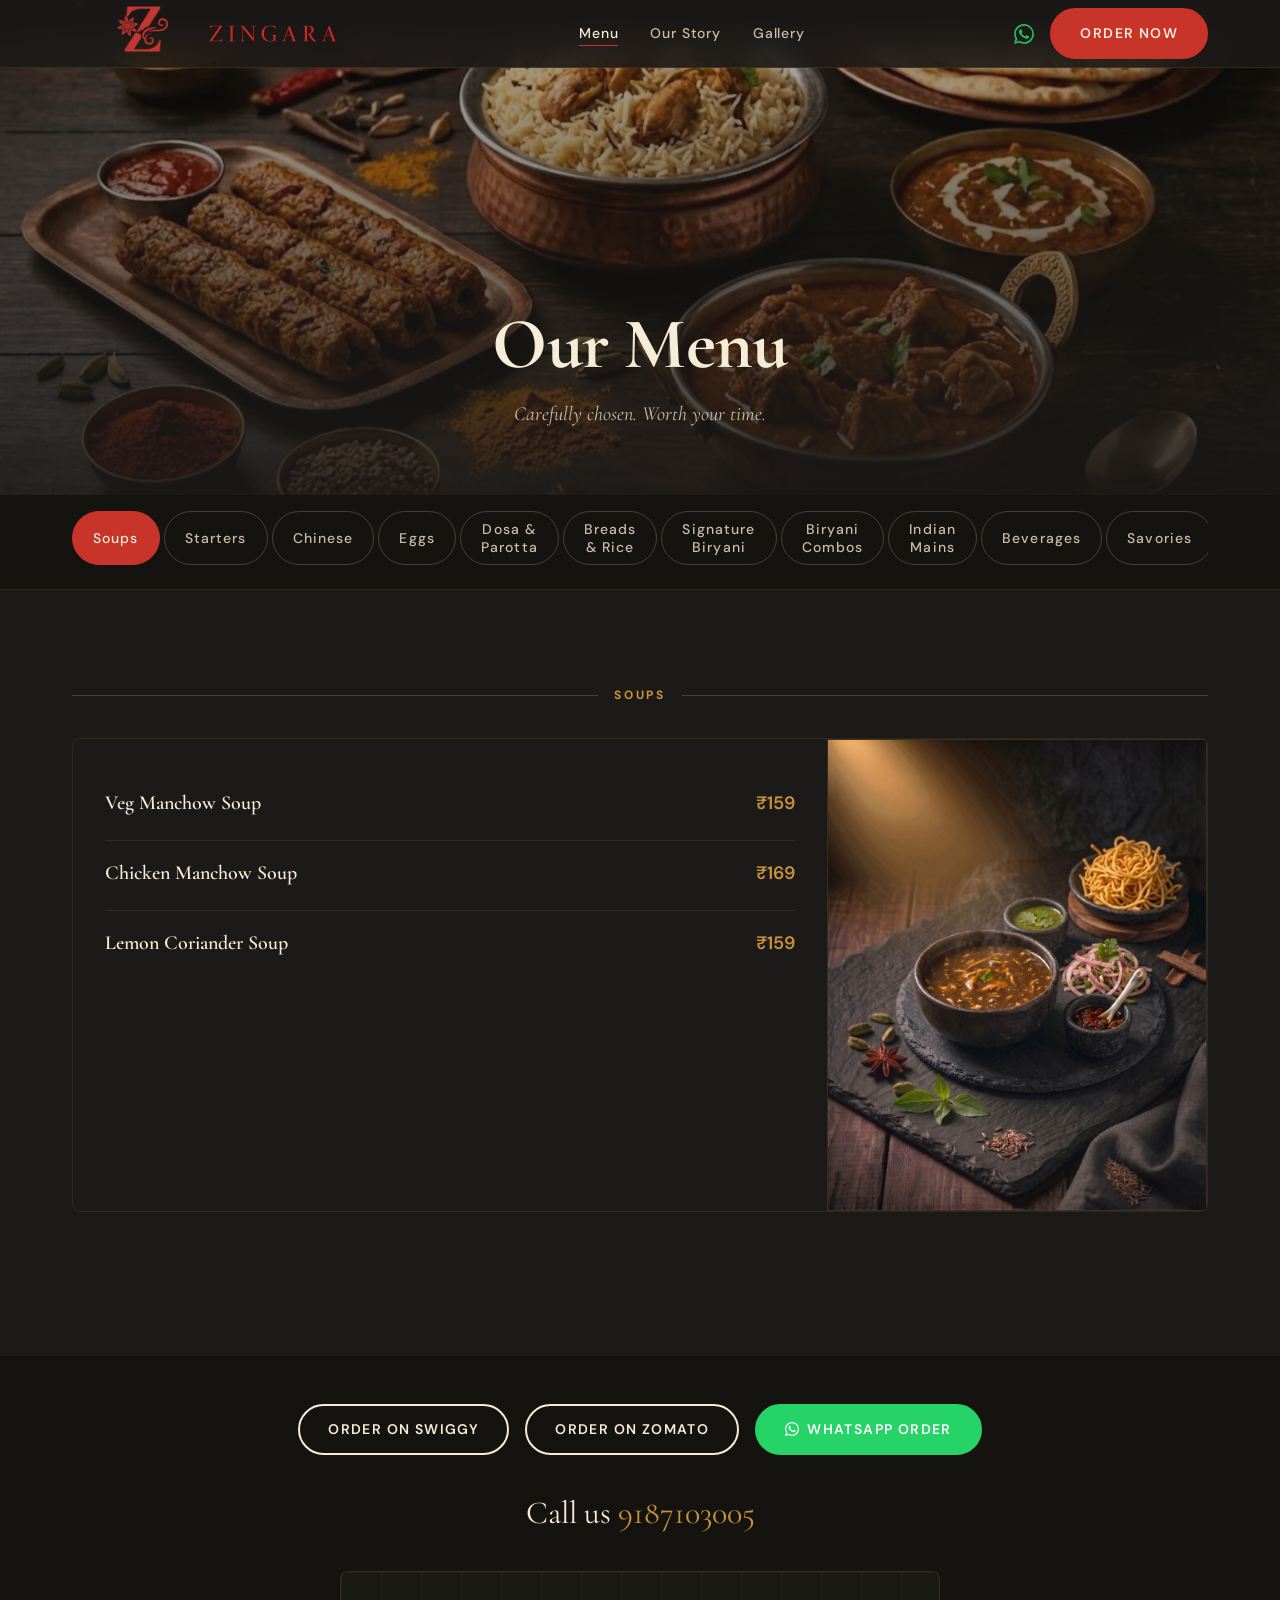
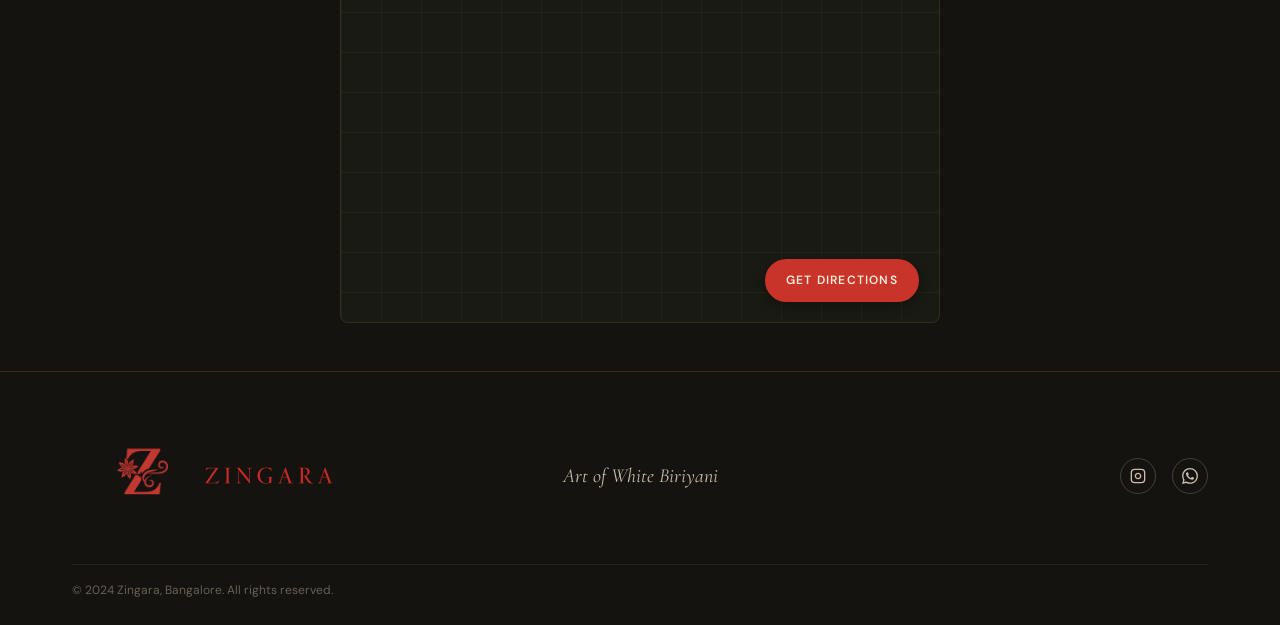
<file: menu.html>
<!DOCTYPE html>
<html lang="en" prefix="og: http://ogp.me/ns#">

<head>
  <meta charset="UTF-8" />
  <meta name="viewport" content="width=device-width, initial-scale=1.0" />
  <title>Our Menu Zingara | Mysore White Biryani, Bangalore</title>
  <meta name="description"
    content="Carefully chosen. Worth your time. Explore Zingara's full menu Signature Biryani, Chinese, Indian Mains." />
  <link rel="stylesheet" href="css/styles.css" />
  
  <link rel="icon" type="image/png" href="favicon.png" />
  <link rel="apple-touch-icon" href="apple-touch-icon.png" />
  <link rel="manifest" href="site.webmanifest" />
  <link rel="canonical" href="https://zingarabiryani.in/menu" />
  
  <!-- Open Graph / Facebook -->
  <meta property="og:type" content="website" />
  <meta property="og:url" content="https://zingarabiryani.in/menu" />
  <meta property="og:title" content="Our Menu Zingara | Mysore White Biryani | Bengaluru" />
  <meta property="og:description" content="Explore Zingara's full menu Signature Biryani, Chinese, Indian Mains." />
  <meta property="og:image" content="https://zingarabiryani.in/images/og-sharing.webp" /><meta property="og:image:width" content="1200" /><meta property="og:image:height" content="630" /><meta itemprop="image" content="https://zingarabiryani.in/images/og-sharing.webp" />

  <!-- Twitter -->
  <meta property="twitter:card" content="summary_large_image" />
  <meta property="twitter:url" content="https://zingarabiryani.in/menu" />
  <meta property="twitter:title" content="Our Menu Zingara | Mysore White Biryani | Bengaluru" />
  <meta property="twitter:description" content="Explore Zingara's full menu Signature Biryani, Chinese, Indian Mains." />
  <meta property="twitter:image" content="https://zingarabiryani.in/images/og-sharing.webp" />
  <style>
    /* Menu split layout: list left, photo right */
    .menu-split {
      display: grid;
      grid-template-columns: 1fr 380px;
      gap: 0;
      border: 1px solid rgba(201, 147, 58, 0.12);
      border-radius: var(--radius-md);
      overflow: hidden;
      margin-bottom: var(--sp-12);
    }

    .menu-split__items {
      padding: var(--sp-8);
    }

    .menu-split__photo {
      min-height: 320px;
      display: flex;
      height: 100%;
    }

    @media (max-width: 768px) {
      .menu-split {
        grid-template-columns: 1fr;
      }

      .menu-split__photo {
        min-height: 220px;
      }
    }
  </style>
</head>

<body>

  <!-- NAV -->
  <nav class="nav" id="nav">
    <div class="nav__inner">
      <a href="index.html" class="nav__logo">
        <img src="images/logo.webp" alt="" class="nav__logo-icon" />
        <img src="images/Zingara.webp" alt="Zingara" class="nav__zingara-text-img" />
      </a>
      <ul class="nav__links">
        <li><a href="menu.html" class="active">Menu</a></li>
        <li><a href="about.html">Our Story</a></li>
        <li><a href="gallery.html">Gallery</a></li>
      </ul>
      <div class="nav__actions">
        <a href="https://wa.me/919187103005" target="_blank" rel="noopener" class="nav__wa-icon" aria-label="WhatsApp">
          <svg width="20" height="20" viewBox="0 0 24 24" fill="currentColor">
            <path
              d="M17.472 14.382c-.297-.149-1.758-.867-2.03-.967-.273-.099-.471-.148-.67.15-.197.297-.767.966-.94 1.164-.173.199-.347.223-.644.075-.297-.15-1.255-.463-2.39-1.475-.883-.788-1.48-1.761-1.653-2.059-.173-.297-.018-.458.13-.606.134-.133.298-.347.446-.52.149-.174.198-.298.298-.497.099-.198.05-.371-.025-.52-.075-.149-.669-1.612-.916-2.207-.242-.579-.487-.5-.669-.51-.173-.008-.371-.01-.57-.01-.198 0-.52.074-.792.372-.272.297-1.04 1.016-1.04 2.479 0 1.462 1.065 2.875 1.213 3.074.149.198 2.096 3.2 5.077 4.487.709.306 1.262.489 1.694.625.712.227 1.36.195 1.871.118.571-.085 1.758-.719 2.006-1.413.248-.694.248-1.289.173-1.413-.074-.124-.272-.198-.57-.347m-5.421 7.403h-.004a9.87 9.87 0 01-5.031-1.378l-.361-.214-3.741.982.998-3.648-.235-.374a9.86 9.86 0 01-1.51-5.26c.001-5.45 4.436-9.884 9.888-9.884 2.64 0 5.122 1.03 6.988 2.898a9.825 9.825 0 012.893 6.994c-.003 5.45-4.437 9.884-9.885 9.884m8.413-18.297A11.815 11.815 0 0012.05 0C5.495 0 .16 5.335.157 11.892c0 2.096.547 4.142 1.588 5.945L.057 24l6.305-1.654a11.882 11.882 0 005.683 1.448h.005c6.554 0 11.89-5.335 11.893-11.893a11.821 11.821 0 00-3.48-8.413z" />
          </svg>
        </a>
        <a href="order.html" class="btn btn--primary">Order Now</a>
      </div>
      <button class="nav__hamburger" id="hamburger" aria-label="Open menu">
        <span></span><span></span><span></span>
      </button>
    </div>
  </nav>
  <div class="nav__mobile" id="mobileMenu">
    <a href="menu.html">Menu</a>
    <a href="about.html">Our Story</a>
    <a href="gallery.html">Gallery</a>
  </div>

  <!-- PAGE HERO (placeholder bg) -->
  <section class="page-hero">
    <div class="section-bg-ph"
      style="background-image: url('images/m1.webp'); background-size: cover; background-position: center;"></div>
    <div class="page-hero__overlay"></div>
    <div class="container page-hero__content" style="text-align:center; width:100%;">
      <h1 class="page-hero__title" style="font-size:clamp(2.5rem,7vw,4.5rem);">Our Menu</h1>
      <p class="page-hero__sub">Carefully chosen. Worth your time.</p>
    </div>
  </section>

  <!-- C3: TABS directly under hero — no extra wrapper -->
  <div
    style="background:var(--color-charcoal-dark); border-bottom:1px solid rgba(201,147,58,0.15); padding-block:var(--sp-4);">
    <div class="container">
      <div class="tabs" id="menuTabs" style="margin-bottom:0; justify-content:flex-start; gap:var(--sp-1);">
        <button class="tab-btn active" data-tab="soups">Soups</button>
        <button class="tab-btn" data-tab="starters">Starters</button>
        <button class="tab-btn" data-tab="chinese">Chinese</button>
        <button class="tab-btn" data-tab="eggs">Eggs</button>
        <button class="tab-btn" data-tab="dosa">Dosa &amp; Parotta</button>
        <button class="tab-btn" data-tab="breads">Breads &amp; Rice</button>
        <button class="tab-btn" data-tab="biryani">Signature Biryani</button>
        <button class="tab-btn" data-tab="combos">Biryani Combos</button>
        <button class="tab-btn" data-tab="mains">Indian Mains</button>
        <button class="tab-btn" data-tab="beverages">Beverages</button>
        <button class="tab-btn" data-tab="savories">Savories</button>
        <button class="tab-btn" data-tab="desserts">Desserts</button>
      </div>
    </div>
  </div>

  <!-- MENU CONTENT -->
  <section class="section">
    <div class="container">

      <!-- TAB: SOUPS (Split) -->
      <div class="tab-panel active" id="tab-soups">
        <div class="menu-category__header" style="margin-bottom:var(--sp-8);"><span
            class="menu-category__title">Soups</span></div>
        <div class="menu-split reveal">
          <div class="menu-split__items">
            <div class="menu-item">
              <div class="menu-item__info"><span class="menu-item__name">Veg Manchow Soup</span></div>
              <span class="menu-item__price">₹159</span>
            </div>
            <div class="menu-item">
              <div class="menu-item__info"><span class="menu-item__name">Chicken Manchow Soup</span></div>
              <span class="menu-item__price">₹169</span>
            </div>
            <div class="menu-item">
              <div class="menu-item__info"><span class="menu-item__name">Lemon Coriander Soup</span></div>
              <span class="menu-item__price">₹159</span>
            </div>
          </div>
          <div class="menu-split__photo">
            <div class="img-placeholder" style="height:100%; min-height:280px; border-radius:0; overflow:hidden;">
              <img src="images/m3.webp" alt="Soups" style="width:100%; height:100%; object-fit:cover;" />
            </div>
          </div>
        </div>
      </div>

      <!-- TAB: STARTERS (Split) -->
      <div class="tab-panel" id="tab-starters">
        <div class="menu-category__header" style="margin-bottom:var(--sp-8);"><span
            class="menu-category__title">Starters</span></div>

        <!-- South Indian -->
        <div class="menu-split reveal" style="margin-bottom: var(--sp-2);">
          <div class="menu-split__items">
            <div class="menu-subsection"><span class="menu-category__title">South Indian</span></div>
            <div class="menu-item">
              <div class="menu-item__info"><span class="menu-item__name">Curry Patta Chicken</span></div><span
                class="menu-item__price">₹219</span>
            </div>
            <div class="menu-item">
              <div class="menu-item__info"><span class="menu-item__name">Zingara Kebab</span></div><span
                class="menu-item__price">₹219</span>
            </div>
            <div class="menu-item">
              <div class="menu-item__info"><span class="menu-item__name">Chicken Chintamani</span></div><span
                class="menu-item__price">₹219</span>
            </div>
            <div class="menu-item">
              <div class="menu-item__info"><span class="menu-item__name">Chicken Pallipalayam</span></div><span
                class="menu-item__price">₹219</span>
            </div>
            <div class="menu-item">
              <div class="menu-item__info"><span class="menu-item__name">Mutton Fry</span></div><span
                class="menu-item__price">₹349</span>
            </div>
          </div>
          <div class="menu-split__photo">
            <div class="img-placeholder" style="height:100%; min-height:300px; border-radius:0; overflow:hidden;">
              <img src="images/m4.webp" alt="South Indian Starters" style="width:100%; height:100%; object-fit:cover;" />
            </div>
          </div>
        </div>

        <!-- Tandoor -->
        <div class="menu-split reveal" style="margin-bottom: var(--sp-2);">
          <div class="menu-split__items">
            <div class="menu-subsection"><span class="menu-category__title">Tandoor</span></div>
            <div class="menu-item">
              <div class="menu-item__info"><span class="menu-item__name">Kalmi Kebab</span></div><span
                class="menu-item__price">₹259</span>
            </div>
            <div class="menu-item">
              <div class="menu-item__info"><span class="menu-item__name">Malai Chicken Tikka</span></div><span
                class="menu-item__price">₹249</span>
            </div>
            <div class="menu-item">
              <div class="menu-item__info"><span class="menu-item__name">Tandoori Chicken</span></div><span
                class="menu-item__price">₹269</span>
            </div>
            <div class="menu-item">
              <div class="menu-item__info"><span class="menu-item__name">Chicken Tikka</span></div><span
                class="menu-item__price">₹249</span>
            </div>
            <div class="menu-item">
              <div class="menu-item__info"><span class="menu-item__name">Lal Mirch Paneer Tikka</span></div><span
                class="menu-item__price">₹239</span>
            </div>
            <div class="menu-item">
              <div class="menu-item__info"><span class="menu-item__name">Malai Paneer Tikka</span></div><span
                class="menu-item__price">₹239</span>
            </div>
            <div class="menu-item">
              <div class="menu-item__info"><span class="menu-item__name">Stuffed Tandoori Mushroom</span></div><span
                class="menu-item__price">₹249</span>
            </div>
            <div class="menu-item">
              <div class="menu-item__info"><span class="menu-item__name">Hara Bhara Kebab</span></div><span
                class="menu-item__price">₹199</span>
            </div>
            <div class="menu-item">
              <div class="menu-item__info"><span class="menu-item__name">Beetroot Kebab</span></div><span
                class="menu-item__price">₹199</span>
            </div>
            <div class="menu-item">
              <div class="menu-item__info"><span class="menu-item__name">Tandoori Prawn</span></div><span
                class="menu-item__price">₹259</span>
            </div>
          </div>
          <div class="menu-split__photo">
            <div class="img-placeholder" style="height:100%; min-height:400px; border-radius:0; overflow:hidden;">
              <img src="images/m5.webp" alt="Tandoor Starters" style="width:100%; height:100%; object-fit:cover;" />
            </div>
          </div>
        </div>

        <!-- Seekh Kebab & Rolls -->
        <div class="menu-split reveal">
          <div class="menu-split__items">
            <div class="menu-subsection"><span class="menu-category__title">Seekh Kebab &amp; Rolls</span></div>
            <div class="menu-item">
              <div class="menu-item__info"><span class="menu-item__name">Peri Peri Chicken Seekh Kebab</span></div><span
                class="menu-item__price">₹199</span>
            </div>
            <div class="menu-item">
              <div class="menu-item__info"><span class="menu-item__name">Spicy Mutton Seekh</span></div><span
                class="menu-item__price">₹239</span>
            </div>
            <div class="menu-item">
              <div class="menu-item__info"><span class="menu-item__name">Chicken Seekh Roll</span></div><span
                class="menu-item__price">₹179</span>
            </div>
            <div class="menu-item">
              <div class="menu-item__info"><span class="menu-item__name">Mutton Seekh Roll</span></div><span
                class="menu-item__price">₹199</span>
            </div>
          </div>
          <div class="menu-split__photo">
            <div class="img-placeholder" style="height:100%; min-height:300px; border-radius:0; overflow:hidden;">
              <img src="images/m6.webp" alt="Seekh Kebabs & Rolls" style="width:100%; height:100%; object-fit:cover;" />
            </div>
          </div>
        </div>
      </div>

      <!-- TAB: CHINESE (Split) -->
      <div class="tab-panel" id="tab-chinese">
        <div class="menu-category__header" style="margin-bottom:var(--sp-8);"><span
            class="menu-category__title">Chinese</span></div>

        <!-- Non Veg Starters -->
        <div class="menu-split reveal" style="margin-bottom: var(--sp-2);">
          <div class="menu-split__items">
            <div class="menu-subsection"><span class="menu-category__title">Non Veg Starters</span></div>
            <div class="menu-item">
              <div class="menu-item__info"><span class="menu-item__name">Lemon Chicken</span></div><span
                class="menu-item__price">₹219</span>
            </div>
            <div class="menu-item">
              <div class="menu-item__info"><span class="menu-item__name">Indo Chinese Manchurian Dry</span></div><span
                class="menu-item__price">₹219</span>
            </div>
            <div class="menu-item">
              <div class="menu-item__info"><span class="menu-item__name">Chicken Lollipop</span></div><span
                class="menu-item__price">₹219</span>
            </div>
            <div class="menu-item">
              <div class="menu-item__info"><span class="menu-item__name">Chilli Chicken</span></div><span
                class="menu-item__price">₹219</span>
            </div>
            <div class="menu-item">
              <div class="menu-item__info"><span class="menu-item__name">Chicken Pepper Fry</span></div><span
                class="menu-item__price">₹219</span>
            </div>
          </div>
          <div class="menu-split__photo">
            <div class="img-placeholder" style="height:100%; min-height:300px; border-radius:0; overflow:hidden;">
              <img src="images/m7.webp" alt="Chinese Non Veg Starters"
                style="width:100%; height:100%; object-fit:cover;" />
            </div>
          </div>
        </div>

        <!-- Veg Starters -->
        <div class="menu-split reveal" style="margin-bottom: var(--sp-2);">
          <div class="menu-split__items">
            <div class="menu-subsection"><span class="menu-category__title">Veg Starters</span></div>
            <div class="menu-item">
              <div class="menu-item__info"><span class="menu-item__name">Gobi 65</span></div><span
                class="menu-item__price">₹179</span>
            </div>
            <div class="menu-item">
              <div class="menu-item__info"><span class="menu-item__name">Gobi Manchurian</span></div><span
                class="menu-item__price">₹199</span>
            </div>
            <div class="menu-item">
              <div class="menu-item__info"><span class="menu-item__name">Chilli Paneer</span></div><span
                class="menu-item__price">₹219</span>
            </div>
            <div class="menu-item">
              <div class="menu-item__info"><span class="menu-item__name">Paneer Pepper Fry</span></div><span
                class="menu-item__price">₹219</span>
            </div>
            <div class="menu-item">
              <div class="menu-item__info"><span class="menu-item__name">Mushroom Pepper Fry</span></div><span
                class="menu-item__price">₹219</span>
            </div>
            <div class="menu-item">
              <div class="menu-item__info"><span class="menu-item__name">Baby Corn Pepper Fry</span></div><span
                class="menu-item__price">₹199</span>
            </div>
          </div>
          <div class="menu-split__photo">
            <div class="img-placeholder" style="height:100%; min-height:320px; border-radius:0; overflow:hidden;">
              <img src="images/m8.webp" alt="Chinese Veg Starters" style="width:100%; height:100%; object-fit:cover;" />
            </div>
          </div>
        </div>

        <!-- Mains -->
        <div class="menu-split reveal">
          <div class="menu-split__items">
            <div class="menu-subsection"><span class="menu-category__title">Mains</span></div>
            <div class="menu-item">
              <div class="menu-item__info"><span class="menu-item__name">Veg Fried Rice</span></div><span
                class="menu-item__price">₹199</span>
            </div>
            <div class="menu-item">
              <div class="menu-item__info"><span class="menu-item__name">Egg Fried Rice</span></div><span
                class="menu-item__price">₹219</span>
            </div>
            <div class="menu-item">
              <div class="menu-item__info"><span class="menu-item__name">Chicken Fried Rice</span></div><span
                class="menu-item__price">₹229</span>
            </div>
            <div class="menu-item">
              <div class="menu-item__info"><span class="menu-item__name">Veg Hakka Noodles</span></div><span
                class="menu-item__price">₹199</span>
            </div>
            <div class="menu-item">
              <div class="menu-item__info"><span class="menu-item__name">Egg Hakka Noodles</span></div><span
                class="menu-item__price">₹219</span>
            </div>
            <div class="menu-item">
              <div class="menu-item__info"><span class="menu-item__name">Chicken Hakka Noodles</span></div><span
                class="menu-item__price">₹229</span>
            </div>
          </div>
          <div class="menu-split__photo">
            <div class="img-placeholder" style="height:100%; min-height:320px; border-radius:0; overflow:hidden;">
              <img src="images/m9.webp" alt="Chinese Rice & Noodles"
                style="width:100%; height:100%; object-fit:cover;" />
            </div>
          </div>
        </div>
      </div>

      <!-- TAB: EGGS (Split) -->
      <div class="tab-panel" id="tab-eggs">
        <div class="menu-category__header" style="margin-bottom:var(--sp-8);"><span
            class="menu-category__title">Eggs</span></div>
        <div class="menu-split reveal">
          <div class="menu-split__items">
            <div class="menu-item">
              <div class="menu-item__info"><span class="menu-item__name">Egg Chilli</span></div><span
                class="menu-item__price">₹99</span>
            </div>
            <div class="menu-item">
              <div class="menu-item__info"><span class="menu-item__name">Egg Pepper Fry</span></div><span
                class="menu-item__price">₹99</span>
            </div>
            <div class="menu-item">
              <div class="menu-item__info"><span class="menu-item__name">Egg Curry</span></div><span
                class="menu-item__price">₹159</span>
            </div>
            <div class="menu-item">
              <div class="menu-item__info"><span class="menu-item__name">Egg Masala</span></div><span
                class="menu-item__price">₹159</span>
            </div>
            <div class="menu-item">
              <div class="menu-item__info"><span class="menu-item__name">Plain Omelette</span></div><span
                class="menu-item__price">₹59</span>
            </div>
            <div class="menu-item">
              <div class="menu-item__info"><span class="menu-item__name">Masala Omelette</span></div><span
                class="menu-item__price">₹79</span>
            </div>
            <div class="menu-item">
              <div class="menu-item__info"><span class="menu-item__name">2 Boiled Eggs</span></div><span
                class="menu-item__price">₹39</span>
            </div>
          </div>
          <div class="menu-split__photo">
            <div class="img-placeholder" style="height:100%; min-height:300px; border-radius:0; overflow:hidden;">
              <img src="images/m10.webp" alt="Egg Specials" style="width:100%; height:100%; object-fit:cover;" />
            </div>
          </div>
        </div>
      </div>

      <!-- TAB: DOSA & PAROTTA (Split) -->
      <div class="tab-panel" id="tab-dosa">
        <div class="menu-category__header" style="margin-bottom:var(--sp-8);"><span class="menu-category__title">Dosa
            &amp; Parotta</span></div>

        <!-- Dosa -->
        <div class="menu-split reveal" style="margin-bottom: var(--sp-2);">
          <div class="menu-split__items">
            <div class="menu-subsection"><span class="menu-category__title">Dosa</span></div>
            <div class="menu-item">
              <div class="menu-item__info"><span class="menu-item__name">Plain Dosa</span></div><span
                class="menu-item__price">₹79</span>
            </div>
            <div class="menu-item">
              <div class="menu-item__info"><span class="menu-item__name">Egg Dosa</span></div><span
                class="menu-item__price">₹99</span>
            </div>
            <div class="menu-item">
              <div class="menu-item__info"><span class="menu-item__name">Keema Dosa (Chicken)</span></div><span
                class="menu-item__price">₹129</span>
            </div>
          </div>
          <div class="menu-split__photo">
            <div class="img-placeholder" style="height:100%; min-height:220px; border-radius:0; overflow:hidden;">
              <img src="images/m11.webp" alt="Dosa" style="width:100%; height:100%; object-fit:cover;" />
            </div>
          </div>
        </div>

        <!-- Parotta -->
        <div class="menu-split reveal">
          <div class="menu-split__items">
            <div class="menu-subsection"><span class="menu-category__title">Parotta</span></div>
            <div class="menu-item">
              <div class="menu-item__info"><span class="menu-item__name">Bun Parotta</span></div><span
                class="menu-item__price">₹39</span>
            </div>
            <div class="menu-item">
              <div class="menu-item__info"><span class="menu-item__name">Coin Parotta</span></div><span
                class="menu-item__price">₹39</span>
            </div>
            <div class="menu-item">
              <div class="menu-item__info"><span class="menu-item__name">Plain / Nool Parotta</span></div><span
                class="menu-item__price">₹39</span>
            </div>
            <div class="menu-item">
              <div class="menu-item__info"><span class="menu-item__name">Keema Parotta</span></div><span
                class="menu-item__price">₹149</span>
            </div>
            <div class="menu-item">
              <div class="menu-item__info"><span class="menu-item__name">Kothu Parotta (Veg)</span></div><span
                class="menu-item__price">₹119</span>
            </div>
            <div class="menu-item">
              <div class="menu-item__info"><span class="menu-item__name">Kothu Parotta (Egg)</span></div><span
                class="menu-item__price">₹129</span>
            </div>
            <div class="menu-item">
              <div class="menu-item__info"><span class="menu-item__name">Kothu Parotta (Chicken)</span></div><span
                class="menu-item__price">₹149</span>
            </div>
          </div>
          <div class="menu-split__photo">
            <div class="img-placeholder" style="height:100%; min-height:350px; border-radius:0; overflow:hidden;">
              <img src="images/m12.webp" alt="Parotta" style="width:100%; height:100%; object-fit:cover;" />
            </div>
          </div>
        </div>
      </div>

      <!-- TAB: BREADS & RICE (Split) -->
      <div class="tab-panel" id="tab-breads">
        <div class="menu-category__header" style="margin-bottom:var(--sp-8);"><span class="menu-category__title">Breads
            &amp; Rice</span></div>

        <!-- Breads -->
        <div class="menu-split reveal" style="margin-bottom: var(--sp-2);">
          <div class="menu-split__items">
            <div class="menu-subsection"><span class="menu-category__title">Breads</span></div>
            <div class="menu-item">
              <div class="menu-item__info"><span class="menu-item__name">Naan Plain</span></div><span
                class="menu-item__price">₹49</span>
            </div>
            <div class="menu-item">
              <div class="menu-item__info"><span class="menu-item__name">Naan Butter</span></div><span
                class="menu-item__price">₹59</span>
            </div>
            <div class="menu-item">
              <div class="menu-item__info"><span class="menu-item__name">Roti Plain</span></div><span
                class="menu-item__price">₹49</span>
            </div>
            <div class="menu-item">
              <div class="menu-item__info"><span class="menu-item__name">Roti Butter</span></div><span
                class="menu-item__price">₹59</span>
            </div>
            <div class="menu-item">
              <div class="menu-item__info"><span class="menu-item__name">Kulcha</span></div><span
                class="menu-item__price">₹59</span>
            </div>
            <div class="menu-item">
              <div class="menu-item__info"><span class="menu-item__name">Lachha Paratha</span></div><span
                class="menu-item__price">₹69</span>
            </div>
            <div class="menu-item">
              <div class="menu-item__info"><span class="menu-item__name">Rumali Roti</span></div><span
                class="menu-item__price">₹49</span>
            </div>
          </div>
          <div class="menu-split__photo">
            <div class="img-placeholder" style="height:100%; min-height:400px; border-radius:0; overflow:hidden;">
              <img src="images/m13.webp" alt="Indian Breads" style="width:100%; height:100%; object-fit:cover;" />
            </div>
          </div>
        </div>

        <!-- Rice -->
        <div class="menu-split reveal">
          <div class="menu-split__items">
            <div class="menu-subsection"><span class="menu-category__title">Rice</span></div>
            <div class="menu-item">
              <div class="menu-item__info"><span class="menu-item__name">Steam Rice</span></div><span
                class="menu-item__price">₹99</span>
            </div>
            <div class="menu-item">
              <div class="menu-item__info"><span class="menu-item__name">Jeera Rice</span></div><span
                class="menu-item__price">₹159</span>
            </div>
            <div class="menu-item">
              <div class="menu-item__info"><span class="menu-item__name">Ghee Rice</span></div><span
                class="menu-item__price">₹179</span>
            </div>
          </div>
          <div class="menu-split__photo">
            <div class="img-placeholder" style="height:100%; min-height:220px; border-radius:0; overflow:hidden;">
              <img src="images/m14.webp" alt="Rice Varieties" style="width:100%; height:100%; object-fit:cover;" />
            </div>
          </div>
        </div>
      </div>



      <!-- TAB: SIGNATURE BIRYANI (Split) -->
      <div class="tab-panel" id="tab-biryani">
        <div class="menu-category__header" style="margin-bottom:var(--sp-8);"><span
            class="menu-category__title">Signature Biryani</span></div>
        <div class="menu-split reveal">
          <div class="menu-split__items">
            <div class="menu-item">
              <div class="menu-item__info">
                <span class="menu-item__name">Zingara White Chicken Biryani</span>
                <span class="menu-item__desc">Our signature white biryani with tender chicken.</span>
              </div>
              <span class="menu-item__price">₹239</span>
            </div>
            <div class="menu-item">
              <div class="menu-item__info">
                <span class="menu-item__name">Zingara White Mutton Biryani</span>
                <span class="menu-item__desc">Classic white biryani with succulent mutton.</span>
              </div>
              <span class="menu-item__price">₹349</span>
            </div>
            <div class="menu-item">
              <div class="menu-item__info">
                <span class="menu-item__name">Zingara Biryani (Nati Style Chicken)</span>
                <span class="menu-item__desc">Authentic Nati style chicken biryani.</span>
              </div>
              <span class="menu-item__price">₹209</span>
            </div>
            <div class="menu-item">
              <div class="menu-item__info">
                <span class="menu-item__name">Veg Biryani</span>
                <span class="menu-item__desc">Aromatic rice cooked with seasonal vegetables.</span>
              </div>
              <span class="menu-item__price">₹199</span>
            </div>
            <div class="menu-item">
              <div class="menu-item__info">
                <span class="menu-item__name">Chicken Keema Biryani</span>
                <span class="menu-item__desc">Flavorful biryani with minced chicken.</span>
              </div>
              <span class="menu-item__price">₹219</span>
            </div>
            <div class="menu-item">
              <div class="menu-item__info">
                <span class="menu-item__name">Khuska</span>
                <span class="menu-item__desc">Plain aromatic biryani rice.</span>
              </div>
              <span class="menu-item__price">₹169</span>
            </div>
          </div>
          <div class="menu-split__photo">
            <div class="img-placeholder" style="height:100%; min-height:380px; border-radius:0; overflow:hidden;">
              <img src="images/m16.webp" alt="Signature Biryani" style="width:100%; height:100%; object-fit:cover;" />
            </div>
          </div>
        </div>
      </div>

      <!-- TAB: BIRYANI COMBOS (Split) -->
      <div class="tab-panel" id="tab-combos">
        <div class="menu-category__header" style="margin-bottom:var(--sp-8);"><span class="menu-category__title">Biryani
            Combos</span></div>
        <div class="menu-split reveal">
          <div class="menu-split__items">
            <div class="menu-item">
              <div class="menu-item__info"><span class="menu-item__name">Combo 1 (Chicken Biryani Meal)</span></div>
              <span class="menu-item__price">₹299</span>
            </div>
            <div class="menu-item">
              <div class="menu-item__info"><span class="menu-item__name">Combo 2 (Mutton Biryani Meal)</span></div><span
                class="menu-item__price">₹359</span>
            </div>
            <div class="menu-item">
              <div class="menu-item__info"><span class="menu-item__name">Combo 3 (Veg Biryani Meal)</span></div><span
                class="menu-item__price">₹239</span>
            </div>
            <div class="menu-item">
              <div class="menu-item__info"><span class="menu-item__name">Combo 4 (Dosa + Chicken Keema)</span></div>
              <span class="menu-item__price">₹159</span>
            </div>
            <div class="menu-item">
              <div class="menu-item__info"><span class="menu-item__name">Combo 5 (Parotta + Chicken Keema)</span></div>
              <span class="menu-item__price">₹159</span>
            </div>
          </div>
          <div class="menu-split__photo">
            <div class="img-placeholder" style="height:100%; min-height:280px; border-radius:0; overflow:hidden;">
              <img src="images/m17.webp" alt="Biryani Combos" style="width:100%; height:100%; object-fit:cover;" />
            </div>
          </div>
        </div>
      </div>

      <!-- TAB: INDIAN MAINS (Split) -->
      <div class="tab-panel" id="tab-mains">
        <div class="menu-category__header" style="margin-bottom:var(--sp-8);"><span class="menu-category__title">Indian
            Mains</span></div>

        <!-- Veg Gravies -->
        <div class="menu-split reveal" style="margin-bottom: var(--sp-2);">
          <div class="menu-split__items">
            <div class="menu-subsection"><span class="menu-category__title">Veg Gravies</span></div>
            <div class="menu-item">
              <div class="menu-item__info"><span class="menu-item__name">Nizami Handi</span></div><span
                class="menu-item__price">₹229</span>
            </div>
            <div class="menu-item">
              <div class="menu-item__info"><span class="menu-item__name">Paneer Butter Masala</span></div><span
                class="menu-item__price">₹249</span>
            </div>
            <div class="menu-item">
              <div class="menu-item__info"><span class="menu-item__name">Mushroom Masala</span></div><span
                class="menu-item__price">₹229</span>
            </div>
            <div class="menu-item">
              <div class="menu-item__info"><span class="menu-item__name">Kadai Paneer</span></div><span
                class="menu-item__price">₹249</span>
            </div>
            <div class="menu-item">
              <div class="menu-item__info"><span class="menu-item__name">Veg Keema</span></div><span
                class="menu-item__price">₹229</span>
            </div>
            <div class="menu-item">
              <div class="menu-item__info"><span class="menu-item__name">Plain Palak</span></div><span
                class="menu-item__price">₹199</span>
            </div>
            <div class="menu-item">
              <div class="menu-item__info"><span class="menu-item__name">Palak Paneer</span></div><span
                class="menu-item__price">₹249</span>
            </div>
            <div class="menu-item">
              <div class="menu-item__info"><span class="menu-item__name">Dal Tadka</span></div><span
                class="menu-item__price">₹179</span>
            </div>
            <div class="menu-item">
              <div class="menu-item__info"><span class="menu-item__name">Mixed Veg Curry</span></div><span
                class="menu-item__price">₹229</span>
            </div>
            <div class="menu-item">
              <div class="menu-item__info"><span class="menu-item__name">Dal / Palak Khichdi</span></div><span
                class="menu-item__price">₹199</span>
            </div>
          </div>
          <div class="menu-split__photo">
            <div class="img-placeholder" style="height:100%; min-height:450px; border-radius:0; overflow:hidden;">
              <img src="images/m18.webp" alt="Indian Veg Gravies" style="width:100%; height:100%; object-fit:cover;" />
            </div>
          </div>
        </div>

        <!-- Non Veg Gravies -->
        <div class="menu-split reveal">
          <div class="menu-split__items">
            <div class="menu-subsection"><span class="menu-category__title">Non Veg Gravies</span></div>
            <div class="menu-item">
              <div class="menu-item__info"><span class="menu-item__name">Butter Chicken</span></div><span
                class="menu-item__price">₹249</span>
            </div>
            <div class="menu-item">
              <div class="menu-item__info"><span class="menu-item__name">Zingara Chicken Masala</span></div><span
                class="menu-item__price">₹229</span>
            </div>
            <div class="menu-item">
              <div class="menu-item__info"><span class="menu-item__name">Mutton Korma</span></div><span
                class="menu-item__price">₹349</span>
            </div>
            <div class="menu-item">
              <div class="menu-item__info"><span class="menu-item__name">Chicken Tikka Masala</span></div><span
                class="menu-item__price">₹249</span>
            </div>
            <div class="menu-item">
              <div class="menu-item__info"><span class="menu-item__name">Laal Maas (Chef Special)</span></div><span
                class="menu-item__price">₹369</span>
            </div>
            <div class="menu-item">
              <div class="menu-item__info"><span class="menu-item__name">Kadai Chicken</span></div><span
                class="menu-item__price">₹249</span>
            </div>
          </div>
          <div class="menu-split__photo">
            <div class="img-placeholder" style="height:100%; min-height:400px; border-radius:0; overflow:hidden;">
              <img src="images/m19.webp" alt="Indian Non Veg Gravies"
                style="width:100%; height:100%; object-fit:cover;" />
            </div>
          </div>
        </div>
      </div>

      <!-- TAB: BEVERAGES (Split) -->
      <div class="tab-panel" id="tab-beverages">
        <div class="menu-category__header" style="margin-bottom:var(--sp-8);"><span
            class="menu-category__title">Beverages</span></div>

        <!-- Milkshakes & Refreshers -->
        <div class="reveal" style="margin-bottom: var(--sp-12);">
          <div class="menu-subsection"><span class="menu-category__title">Milkshakes &amp; Refreshers</span></div>
          <div class="menu-item">
            <div class="menu-item__info">
              <span class="menu-item__name">Milkshakes</span>
              <span class="menu-item__desc">Apple, Papaya, Butterscotch, Tender Coconut, Chikoo, Butter Fruit, Oreo, Jackfruit, Muskmelon, Chocolate, Custard Apple, Mango</span>
            </div>
            <span class="menu-item__price">₹99</span>
          </div>
          <div class="menu-item">
            <div class="menu-item__info">
              <span class="menu-item__name">Fresh Juice</span>
              <span class="menu-item__desc">Mosambi, Orange, Pineapple, Watermelon, Muskmelon</span>
            </div>
            <span class="menu-item__price">₹79</span>
          </div>
          <div class="menu-item">
            <div class="menu-item__info"><span class="menu-item__name">Fresh Lime Soda</span></div><span
              class="menu-item__price">₹79</span>
          </div>
          <div class="menu-item">
            <div class="menu-item__info"><span class="menu-item__name">Fresh Lime Water</span></div><span
              class="menu-item__price">₹69</span>
          </div>
          <div class="menu-item">
            <div class="menu-item__info"><span class="menu-item__name">Mint Lime</span></div><span
              class="menu-item__price">₹79</span>
          </div>
          <div class="menu-item">
            <div class="menu-item__info"><span class="menu-item__name">Nannari Soda</span></div><span
              class="menu-item__price">₹79</span>
          </div>
          <div class="menu-item">
            <div class="menu-item__info"><span class="menu-item__name">Ginger Lime</span></div><span
              class="menu-item__price">₹79</span>
          </div>
          <div class="menu-item">
            <div class="menu-item__info"><span class="menu-item__name">Rose Lime</span></div><span
              class="menu-item__price">₹79</span>
          </div>
          <div class="menu-item">
            <div class="menu-item__info"><span class="menu-item__name">Blue Lime</span></div><span
              class="menu-item__price">₹79</span>
          </div>
        </div>

        <!-- Lassi & Others -->
        <div class="reveal">
          <div class="menu-subsection"><span class="menu-category__title">Lassi &amp; Others</span></div>
          <div class="menu-item">
            <div class="menu-item__info"><span class="menu-item__name">Sweet Lassi</span></div><span
              class="menu-item__price">₹79</span>
          </div>
          <div class="menu-item">
            <div class="menu-item__info"><span class="menu-item__name">Mango Lassi</span></div><span
              class="menu-item__price">₹89</span>
          </div>
          <div class="menu-item">
            <div class="menu-item__info"><span class="menu-item__name">Strawberry Lassi</span></div><span
              class="menu-item__price">₹89</span>
          </div>
          <div class="menu-item">
            <div class="menu-item__info"><span class="menu-item__name">Pineapple Lassi</span></div><span
              class="menu-item__price">₹89</span>
          </div>
          <div class="menu-item">
            <div class="menu-item__info"><span class="menu-item__name">Dry Fruit Lassi</span></div><span
              class="menu-item__price">₹119</span>
          </div>
          <div class="menu-item">
            <div class="menu-item__info"><span class="menu-item__name">Buttermilk</span></div><span
              class="menu-item__price">₹49</span>
          </div>
        </div>
      </div>

      <!-- TAB: SAVORIES (Split) -->
      <div class="tab-panel" id="tab-savories">
        <div class="menu-category__header" style="margin-bottom:var(--sp-8);"><span
            class="menu-category__title">Savories</span></div>

        <!-- Sandwiches -->
        <div class="reveal" style="margin-bottom: var(--sp-12);">
          <div class="menu-subsection"><span class="menu-category__title">Sandwiches</span></div>
          <div class="menu-item">
            <div class="menu-item__info"><span class="menu-item__name">Veg Sandwich</span></div><span
              class="menu-item__price">₹99</span>
          </div>
          <div class="menu-item">
            <div class="menu-item__info"><span class="menu-item__name">Veg Cheese Sandwich</span></div><span
              class="menu-item__price">₹99</span>
          </div>
          <div class="menu-item">
            <div class="menu-item__info"><span class="menu-item__name">Cheese Sandwich</span></div><span
              class="menu-item__price">₹109</span>
          </div>
          <div class="menu-item">
            <div class="menu-item__info"><span class="menu-item__name">Paneer Sandwich</span></div><span
              class="menu-item__price">₹109</span>
          </div>
          <div class="menu-item">
            <div class="menu-item__info"><span class="menu-item__name">Paneer Cheese Sandwich</span></div><span
              class="menu-item__price">₹109</span>
          </div>
        </div>

        <!-- Fried -->
        <div class="reveal">
          <div class="menu-subsection"><span class="menu-category__title">Fried</span></div>
          <div class="menu-item">
            <div class="menu-item__info"><span class="menu-item__name">French Fries Salted</span></div><span
              class="menu-item__price">₹99</span>
          </div>
          <div class="menu-item">
            <div class="menu-item__info"><span class="menu-item__name">French Fries Peri Peri</span></div><span
              class="menu-item__price">₹119</span>
          </div>
          <div class="menu-item">
            <div class="menu-item__info"><span class="menu-item__name">Cheese Balls</span></div><span
              class="menu-item__price">₹129</span>
          </div>
        </div>
      </div>

      <!-- TAB: DESSERTS (Split) -->
      <div class="tab-panel" id="tab-desserts">
        <div class="menu-category__header" style="margin-bottom:var(--sp-8);"><span
            class="menu-category__title">Desserts</span></div>

        <!-- Classics -->
        <div class="reveal" style="margin-bottom: var(--sp-12);">
          <div class="menu-subsection"><span class="menu-category__title">Classics</span></div>
          <div class="menu-item">
            <div class="menu-item__info"><span class="menu-item__name">Gulab Jamun</span></div><span
              class="menu-item__price">₹99</span>
          </div>
          <div class="menu-item">
            <div class="menu-item__info"><span class="menu-item__name">Shahi Tukda</span></div><span
              class="menu-item__price">₹119</span>
          </div>
          <div class="menu-item">
            <div class="menu-item__info"><span class="menu-item__name">Hot Gulab Jamun with Ice Cream</span></div><span
              class="menu-item__price">₹169</span>
          </div>
        </div>

        <!-- Sundaes -->
        <div class="reveal" style="margin-bottom: var(--sp-12);">
          <div class="menu-subsection"><span class="menu-category__title">Sundaes</span></div>
          <div class="menu-item">
            <div class="menu-item__info"><span class="menu-item__name">3 in 1 Ice Cream</span></div><span
              class="menu-item__price">₹99</span>
          </div>
          <div class="menu-item">
            <div class="menu-item__info"><span class="menu-item__name">Gulkand Ice Cream</span></div><span
              class="menu-item__price">₹99</span>
          </div>
          <div class="menu-item">
            <div class="menu-item__info"><span class="menu-item__name">Candy Ice Cream</span></div><span
              class="menu-item__price">₹129</span>
          </div>
        </div>

        <!-- Scoops -->
        <div class="reveal">
          <div class="menu-subsection"><span class="menu-category__title">Scoops</span></div>
          <div class="menu-item">
            <div class="menu-item__info"><span class="menu-item__name">Vanilla</span></div><span
              class="menu-item__price">₹79</span>
          </div>
          <div class="menu-item">
            <div class="menu-item__info"><span class="menu-item__name">Chocolate</span></div><span
              class="menu-item__price">₹89</span>
          </div>
          <div class="menu-item">
            <div class="menu-item__info"><span class="menu-item__name">Strawberry</span></div><span
              class="menu-item__price">₹89</span>
          </div>
          <div class="menu-item">
            <div class="menu-item__info"><span class="menu-item__name">Butterscotch</span></div><span
              class="menu-item__price">₹99</span>
          </div>
          <div class="menu-item">
            <div class="menu-item__info"><span class="menu-item__name">Mango</span></div><span
              class="menu-item__price">₹119</span>
          </div>
        </div>
      </div>

    </div>
  </section>

  <!-- C2: ORDER BUTTONS + CALL US + MAP (before footer) -->
  <section class="section section--dark" style="padding-block:var(--sp-12); text-align:center;">
    <div class="container">
      <div style="display:flex; justify-content:center; gap:var(--sp-4); flex-wrap:wrap; margin-bottom:var(--sp-8);">
        <a href="https://www.swiggy.com/city/bangalore/zingara-restaurant-ramamurthy-nagar-rest1344305" target="_blank" rel="noopener" class="btn btn--outline">Order on Swiggy</a>
        <a href="https://zomato.onelink.me/xqzv/62oqnwk8" target="_blank" rel="noopener" class="btn btn--outline">Order on Zomato</a>
        <a href="https://wa.me/919187103005" target="_blank" rel="noopener" class="btn btn--whatsapp">
          <svg width="14" height="14" viewBox="0 0 24 24" fill="currentColor">
            <path
              d="M17.472 14.382c-.297-.149-1.758-.867-2.03-.967-.273-.099-.471-.148-.67.15-.197.297-.767.966-.94 1.164-.173.199-.347.223-.644.075-.297-.15-1.255-.463-2.39-1.475-.883-.788-1.48-1.761-1.653-2.059-.173-.297-.018-.458.13-.606.134-.133.298-.347.446-.52.149-.174.198-.298.298-.497.099-.198.05-.371-.025-.52-.075-.149-.669-1.612-.916-2.207-.242-.579-.487-.5-.669-.51-.173-.008-.371-.01-.57-.01-.198 0-.52.074-.792.372-.272.297-1.04 1.016-1.04 2.479 0 1.462 1.065 2.875 1.213 3.074.149.198 2.096 3.2 5.077 4.487.709.306 1.262.489 1.694.625.712.227 1.36.195 1.871.118.571-.085 1.758-.719 2.006-1.413.248-.694.248-1.289.173-1.413-.074-.124-.272-.198-.57-.347m-5.421 7.403h-.004a9.87 9.87 0 01-5.031-1.378l-.361-.214-3.741.982.998-3.648-.235-.374a9.86 9.86 0 01-1.51-5.26c.001-5.45 4.436-9.884 9.888-9.884 2.64 0 5.122 1.03 6.988 2.898a9.825 9.825 0 012.893 6.994c-.003 5.45-4.437 9.884-9.885 9.884m8.413-18.297A11.815 11.815 0 0012.05 0C5.495 0 .16 5.335.157 11.892c0 2.096.547 4.142 1.588 5.945L.057 24l6.305-1.654a11.882 11.882 0 005.683 1.448h.005c6.554 0 11.89-5.335 11.893-11.893a11.821 11.821 0 00-3.48-8.413z" />
          </svg>
          WhatsApp Order
        </a>
      </div>
      <p
        style="font-family:var(--font-serif); font-size:var(--fs-2xl); color:var(--color-cream); margin-bottom:var(--sp-4);">
        Call us <a href="tel:+919187103005" style="color:var(--color-gold);">9187103005</a>
      </p>
      <div class="map-ph" style="max-width:600px; margin-inline:auto; min-height:350px; margin-top:var(--sp-8); overflow:hidden; position:relative;">
        <a href="https://maps.app.goo.gl/3eSJgFeEDWq7ZuWv6" target="_blank" rel="noopener" aria-label="Open in Google Maps" 
           style="position:absolute; inset:0; z-index:10; cursor:pointer;"></a>
        <iframe src="https://www.google.com/maps/embed?pb=!1m14!1m8!1m3!1d15548.814031542144!2d77.6703877!3d13.0227087!3m2!1i1024!2i768!4f13.1!3m3!1m2!1s0x3bae11632ad1b0df%3A0xc91356e6e12ddb36!2sZINGARA%20RESTAURANT!5e0!3m2!1sen!2sin!4v1777971311608!5m2!1sen!2sin" width="100%" height="350" style="border:0;" allowfullscreen="" loading="lazy" referrerpolicy="no-referrer-when-downgrade"></iframe>
        <a href="https://maps.app.goo.gl/3eSJgFeEDWq7ZuWv6" target="_blank" rel="noopener" class="btn btn--primary" 
           style="position:absolute; bottom:20px; right:20px; z-index:11; box-shadow:0 4px 12px rgba(0,0,0,0.3); font-size:var(--fs-xs); padding:0.6rem 1.2rem;">
          Get Directions
        </a>
      </div>
    </div>
  </section>

  <!-- FOOTER (simple) -->
  <footer class="footer" style="padding-block:var(--sp-10) var(--sp-6);">
    <div class="container">
      <div
        style="display:flex; justify-content:space-between; align-items:center; margin-bottom:var(--sp-6); flex-wrap:wrap; gap:var(--sp-4);">
        <div style="flex: 1;">
          <div class="footer__branding">
            <img src="images/logo.webp" alt="Zingara Logo" class="footer__logo-icon" />
            <img src="images/Zingara.webp" alt="Zingara" class="footer__zingara-text-img" />
          </div>
        </div>

        <div style="flex: 1; text-align: center;">
          <p
            style="margin-bottom:0; font-family:var(--font-serif); font-style:italic; font-size:var(--fs-lg); color:var(--color-cream-muted);">
            Art of White Biriyani</p>
        </div>

        <div style="flex: 1; display: flex; justify-content: flex-end;">
          <div class="footer__social">
            <a href="https://www.instagram.com/zingararestaurant_/" target="_blank" rel="noopener" aria-label="Instagram">
              <svg width="16" height="16" viewBox="0 0 24 24" fill="none" stroke="currentColor" stroke-width="2">
                <rect x="2" y="2" width="20" height="20" rx="5" ry="5" />
                <path d="M16 11.37A4 4 0 1112.63 8 4 4 0 0116 11.37z" />
                <line x1="17.5" y1="6.5" x2="17.51" y2="6.5" />
              </svg>
            </a>
            <a href="https://wa.me/919187103005" target="_blank" rel="noopener" aria-label="WhatsApp">
              <svg width="16" height="16" viewBox="0 0 24 24" fill="currentColor">
                <path
                  d="M17.472 14.382c-.297-.149-1.758-.867-2.03-.967-.273-.099-.471-.148-.67.15-.197.297-.767.966-.94 1.164-.173.199-.347.223-.644.075-.297-.15-1.255-.463-2.39-1.475-.883-.788-1.48-1.761-1.653-2.059-.173-.297-.018-.458.13-.606.134-.133.298-.347.446-.52.149-.174.198-.298.298-.497.099-.198.05-.371-.025-.52-.075-.149-.669-1.612-.916-2.207-.242-.579-.487-.5-.669-.51-.173-.008-.371-.01-.57-.01-.198 0-.52.074-.792.372-.272.297-1.04 1.016-1.04 2.479 0 1.462 1.065 2.875 1.213 3.074.149.198 2.096 3.2 5.077 4.487.709.306 1.262.489 1.694.625.712.227 1.36.195 1.871.118.571-.085 1.758-.719 2.006-1.413.248-.694.248-1.289.173-1.413-.074-.124-.272-.198-.57-.347m-5.421 7.403h-.004a9.87 9.87 0 01-5.031-1.378l-.361-.214-3.741.982.998-3.648-.235-.374a9.86 9.86 0 01-1.51-5.26c.001-5.45 4.436-9.884 9.888-9.884 2.64 0 5.122 1.03 6.988 2.898a9.825 9.825 0 012.893 6.994c-.003 5.45-4.437 9.884-9.885 9.884m8.413-18.297A11.815 11.815 0 0012.05 0C5.495 0 .16 5.335.157 11.892c0 2.096.547 4.142 1.588 5.945L.057 24l6.305-1.654a11.882 11.882 0 005.683 1.448h.005c6.554 0 11.89-5.335 11.893-11.893a11.821 11.821 0 00-3.48-8.413z" />
              </svg>
            </a>
          </div>
        </div>
      </div>
      <div
        style="border-top:1px solid rgba(245,237,216,0.08); padding-top:var(--sp-4); font-size:var(--fs-xs); color:rgba(200,189,170,0.45);">
        © 2024 Zingara, Bangalore. All rights reserved.
      </div>
    </div>
  </footer>

  <script src="js/main.js"></script>
</body>

</html>
</file>
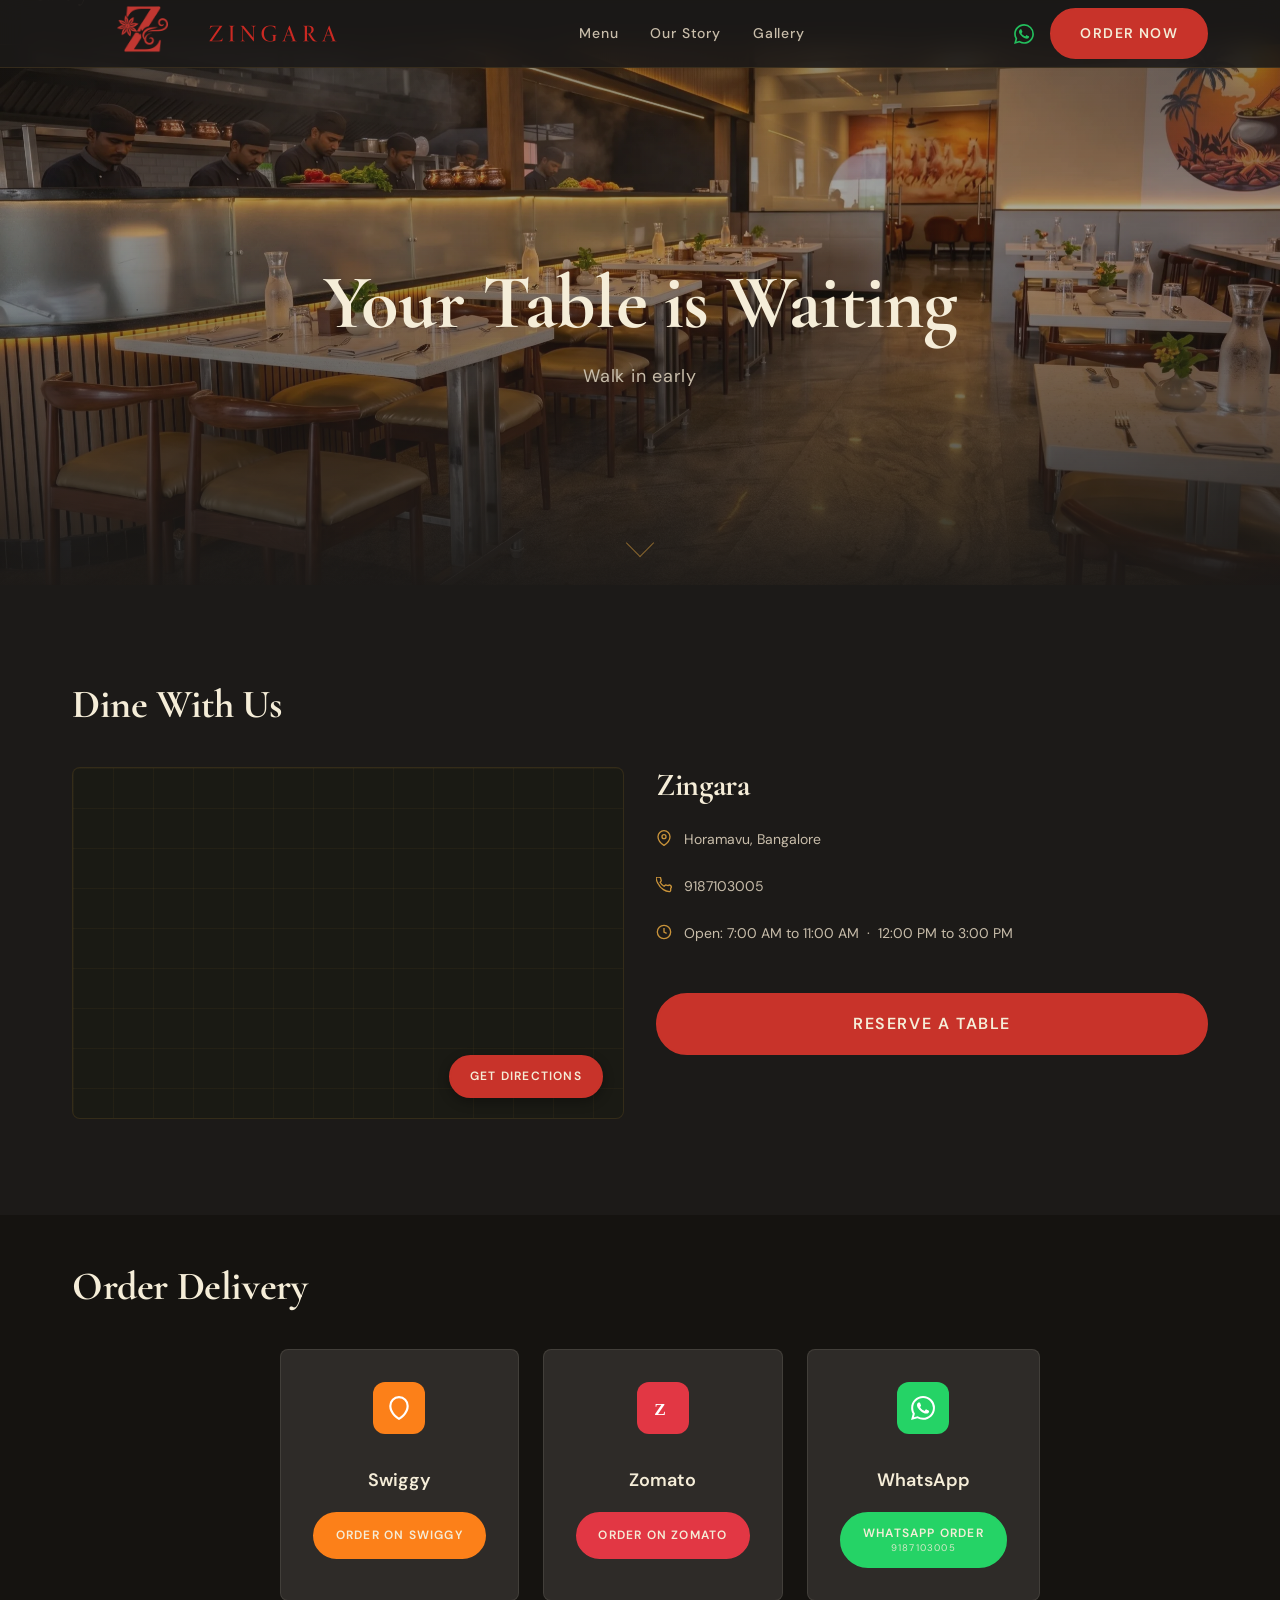
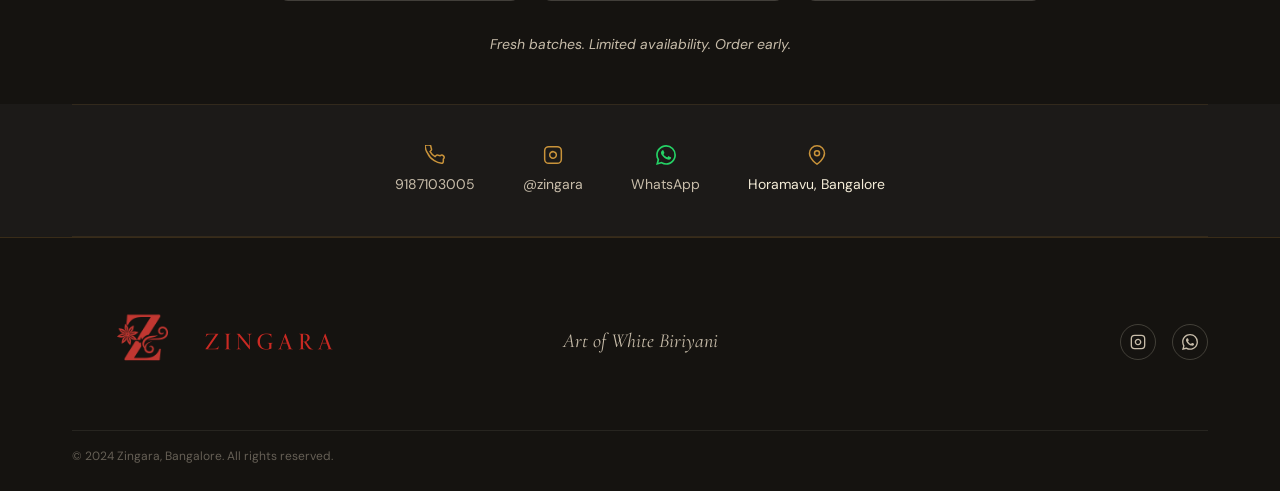
<file: order.html>
<!DOCTYPE html>
<html lang="en" prefix="og: http://ogp.me/ns#">

<head>
  <meta charset="UTF-8" />
  <meta name="viewport" content="width=device-width, initial-scale=1.0" />
  <title>Order &amp; Reserve Zingara | Bangalore</title>
  <meta name="description"
    content="Walk in or order online. Dine at Zingara in Horamavu, Bangalore, or order via Swiggy, Zomato, or WhatsApp." />
  <link rel="stylesheet" href="css/styles.css" />

  <link rel="icon" type="image/png" href="favicon.png" />
  <link rel="apple-touch-icon" href="apple-touch-icon.png" />
  <link rel="manifest" href="site.webmanifest" />
  <link rel="canonical" href="https://zingarabiryani.in/order" />

  <!-- Open Graph / Facebook -->
  <meta property="og:type" content="website" />
  <meta property="og:url" content="https://zingarabiryani.in/order" />
  <meta property="og:title" content="Order Online Zingara | Bengaluru Delivery" />
  <meta property="og:description" content="Order your Mysore White Biryani online or book a table at Zingara." />
  <meta property="og:image" content="https://zingarabiryani.in/images/og-sharing.webp" />
  <meta property="og:image:width" content="1200" />
  <meta property="og:image:height" content="630" />
  <meta itemprop="image" content="https://zingarabiryani.in/images/og-sharing.webp" />

  <!-- Twitter -->
  <meta property="twitter:card" content="summary_large_image" />
  <meta property="twitter:url" content="https://zingarabiryani.in/order" />
  <meta property="twitter:title" content="Order Online Zingara | Bengaluru Delivery" />
  <meta property="twitter:description" content="Order your Mysore White Biryani online or book a table at Zingara." />
  <meta property="twitter:image" content="https://zingarabiryani.in/images/og-sharing.webp" />
  <style>
    /* E5: Contact strip — icon above, text below */
    .contact-strip {
      display: flex;
      justify-content: center;
      gap: var(--sp-12);
      flex-wrap: wrap;
      padding-block: var(--sp-10);
      border-top: 1px solid rgba(201, 147, 58, 0.12);
      border-bottom: 1px solid rgba(201, 147, 58, 0.12);
    }

    .contact-strip__item {
      display: flex;
      flex-direction: column;
      align-items: center;
      gap: 8px;
      text-align: center;
    }

    .contact-strip__item svg {
      width: 20px;
      height: 20px;
      color: var(--color-gold);
      fill: none;
      stroke: currentColor;
      stroke-width: 1.8;
    }

    .contact-strip__item a,
    .contact-strip__item span {
      font-size: var(--fs-sm);
      color: var(--color-cream-muted);
      transition: color var(--transition);
    }

    .contact-strip__item a:hover {
      color: var(--color-cream);
    }

    /* Delivery cards row */
    .delivery-row {
      display: grid;
      grid-template-columns: repeat(3, 1fr);
      gap: var(--sp-6);
      max-width: 720px;
      margin-inline: auto;
    }

    @media (max-width: 600px) {
      .delivery-row {
        grid-template-columns: 1fr;
      }

      .contact-strip {
        gap: var(--sp-8);
      }
    }
  </style>
</head>

<body>

  <!-- E1: NAV — Menu · About · Order · Reserve -->
  <nav class="nav" id="nav">
    <div class="nav__inner">
      <a href="index.html" class="nav__logo">
        <img src="images/logo.webp" alt="" class="nav__logo-icon" />
        <img src="images/Zingara.webp" alt="Zingara" class="nav__zingara-text-img" />
      </a>
      <ul class="nav__links">
        <li><a href="menu.html">Menu</a></li>
        <li><a href="about.html">Our Story</a></li>
        <li><a href="gallery.html">Gallery</a></li>
      </ul>
      <div class="nav__actions">
        <a href="https://wa.me/919187103005" target="_blank" rel="noopener" class="nav__wa-icon" aria-label="WhatsApp">
          <svg width="20" height="20" viewBox="0 0 24 24" fill="currentColor">
            <path
              d="M17.472 14.382c-.297-.149-1.758-.867-2.03-.967-.273-.099-.471-.148-.67.15-.197.297-.767.966-.94 1.164-.173.199-.347.223-.644.075-.297-.15-1.255-.463-2.39-1.475-.883-.788-1.48-1.761-1.653-2.059-.173-.297-.018-.458.13-.606.134-.133.298-.347.446-.52.149-.174.198-.298.298-.497.099-.198.05-.371-.025-.52-.075-.149-.669-1.612-.916-2.207-.242-.579-.487-.5-.669-.51-.173-.008-.371-.01-.57-.01-.198 0-.52.074-.792.372-.272.297-1.04 1.016-1.04 2.479 0 1.462 1.065 2.875 1.213 3.074.149.198 2.096 3.2 5.077 4.487.709.306 1.262.489 1.694.625.712.227 1.36.195 1.871.118.571-.085 1.758-.719 2.006-1.413.248-.694.248-1.289.173-1.413-.074-.124-.272-.198-.57-.347m-5.421 7.403h-.004a9.87 9.87 0 01-5.031-1.378l-.361-.214-3.741.982.998-3.648-.235-.374a9.86 9.86 0 01-1.51-5.26c.001-5.45 4.436-9.884 9.888-9.884 2.64 0 5.122 1.03 6.988 2.898a9.825 9.825 0 012.893 6.994c-.003 5.45-4.437 9.884-9.885 9.884m8.413-18.297A11.815 11.815 0 0012.05 0C5.495 0 .16 5.335.157 11.892c0 2.096.547 4.142 1.588 5.945L.057 24l6.305-1.654a11.882 11.882 0 005.683 1.448h.005c6.554 0 11.89-5.335 11.893-11.893a11.821 11.821 0 00-3.48-8.413z" />
          </svg>
        </a>
        <a href="#reserve" class="btn btn--primary">Order Now</a>
      </div>
      <button class="nav__hamburger" id="hamburger" aria-label="Open menu">
        <span></span><span></span><span></span>
      </button>
    </div>
  </nav>
  <div class="nav__mobile" id="mobileMenu">
    <a href="menu.html">Menu</a>
    <a href="about.html">Our Story</a>
    <a href="gallery.html">Gallery</a>
  </div>

  <!-- E2: HERO — no CTA buttons, just heading + subtitle -->
  <section class="hero" style="min-height:65vh;">
    <div class="hero__bg"
      style="background-image: url('images/o1.webp'); background-size: cover; background-position: center;"></div>
    <div class="hero__overlay"></div>
    <div class="hero__content">
      <h1
        style="font-family:var(--font-serif); font-size:clamp(2.4rem,7vw,4.8rem); font-weight:700; color:var(--color-cream); line-height:1.1; margin-bottom:var(--sp-4);">
        Your Table is Waiting
      </h1>
      <p
        style="font-family:var(--font-sans); font-size:var(--fs-md); color:var(--color-cream-muted); letter-spacing:0.04em;">
        Walk in early
      </p>
    </div>
    <div class="hero__scroll">
      <div class="hero__scroll-arrow"></div>
    </div>
  </section>

  <!-- DINE WITH US -->
  <section class="section" id="dine">
    <div class="container">
      <h2
        style="font-family:var(--font-serif); font-size:var(--fs-3xl); font-weight:700; color:var(--color-cream); margin-bottom:var(--sp-10);">
        Dine With Us</h2>

      <div class="map-section reveal">
        <div class="map-ph" style="min-height:350px; overflow:hidden; position:relative;">
          <a href="https://maps.app.goo.gl/3eSJgFeEDWq7ZuWv6" target="_blank" rel="noopener" aria-label="Open in Google Maps" 
             style="position:absolute; inset:0; z-index:10; cursor:pointer;"></a>
          <iframe
            src="https://www.google.com/maps/embed?pb=!1m14!1m8!1m3!1d15548.814031542144!2d77.6703877!3d13.0227087!3m2!1i1024!2i768!4f13.1!3m3!1m2!1s0x3bae11632ad1b0df%3A0xc91356e6e12ddb36!2sZINGARA%20RESTAURANT!5e0!3m2!1sen!2sin!4v1777971311608!5m2!1sen!2sin"
            width="100%" height="350" style="border:0;" allowfullscreen="" loading="lazy"
            referrerpolicy="no-referrer-when-downgrade"></iframe>
          <a href="https://maps.app.goo.gl/3eSJgFeEDWq7ZuWv6" target="_blank" rel="noopener" class="btn btn--primary" 
             style="position:absolute; bottom:20px; right:20px; z-index:11; box-shadow:0 4px 12px rgba(0,0,0,0.3); font-size:var(--fs-xs); padding:0.6rem 1.2rem;">
            Get Directions
          </a>
        </div>

        <!-- Details + Reserve -->
        <div class="map-details" id="reserve">
          <h3 class="map-details__name">Zingara</h3>
          <div class="map-details__row">
            <svg width="16" height="16" viewBox="0 0 24 24" fill="none" stroke="currentColor" stroke-width="2">
              <path d="M21 10c0 7-9 13-9 13s-9-6-9-13a9 9 0 0118 0z" />
              <circle cx="12" cy="10" r="3" />
            </svg>
            <a href="https://maps.app.goo.gl/3eSJgFeEDWq7ZuWv6" target="_blank" rel="noopener"
              style="color:inherit; text-decoration:none;">Horamavu, Bangalore</a>
          </div>
          <div class="map-details__row">
            <svg width="16" height="16" viewBox="0 0 24 24" fill="none" stroke="currentColor" stroke-width="2">
              <path
                d="M22 16.92v3a2 2 0 01-2.18 2 19.79 19.79 0 01-8.63-3.07A19.5 19.5 0 013.07 9.8 19.79 19.79 0 01.06 1.18 2 2 0 012 0h3a2 2 0 012 1.72c.127.96.361 1.903.7 2.81a2 2 0 01-.45 2.11L6.09 7.91a16 16 0 006 6l1.27-1.27a2 2 0 012.11-.45c.907.339 1.85.573 2.81.7A2 2 0 0122 16.92z" />
            </svg>
            <a href="tel:+919187103005" style="color:var(--color-cream-muted);">9187103005</a>
          </div>
          <div class="map-details__row">
            <svg width="16" height="16" viewBox="0 0 24 24" fill="none" stroke="currentColor" stroke-width="2">
              <circle cx="12" cy="12" r="10" />
              <polyline points="12 6 12 12 16 14" />
            </svg>
            <span>Open: 7:00 AM to 11:00 AM &nbsp;·&nbsp; 12:00 PM to 3:00 PM</span>
          </div>

          <!-- E4: Full-width red Reserve button -->
          <a href="https://wa.me/919187103005?text=Hi%20Zingara!%20I%20would%20like%20to%20reserve%20a%20table."
            target="_blank" rel="noopener" class="btn btn--primary"
            style="width:100%; justify-content:center; margin-top:var(--sp-6); padding-block:1rem; font-size:var(--fs-base);">
            Reserve a Table
          </a>
        </div>
      </div>
    </div>
  </section>

  <!-- ORDER DELIVERY -->
  <section class="section section--dark" style="padding-block:var(--sp-12);">
    <div class="container">
      <h2
        style="font-family:var(--font-serif); font-size:var(--fs-3xl); font-weight:700; color:var(--color-cream); margin-bottom:var(--sp-10);">
        Order Delivery</h2>

      <div class="delivery-row reveal">
        <!-- Swiggy -->
        <div class="delivery-card">
          <div
            style="width:52px; height:52px; background:#FC8019; border-radius:12px; display:flex; align-items:center; justify-content:center; flex-shrink:0; margin-bottom:var(--sp-4);">
            <svg width="26" height="26" viewBox="0 0 24 24" fill="none" stroke="white" stroke-width="2">
              <path d="M12 22s-8-4.5-8-11.8A8 8 0 0112 2a8 8 0 018 8.2c0 7.3-8 11.8-8 11.8z" />
            </svg>
          </div>
          <span class="delivery-card__name">Swiggy</span>
          <a href="https://www.swiggy.com/city/bangalore/zingara-restaurant-ramamurthy-nagar-rest1344305"
            target="_blank" rel="noopener" class="btn btn--primary"
            style="background:#FC8019; border-color:#FC8019; font-size:var(--fs-xs); padding:0.75rem 1.3rem; width:100%; justify-content:center;">
            Order on Swiggy
          </a>
        </div>

        <!-- Zomato -->
        <div class="delivery-card">
          <div
            style="width:52px; height:52px; background:#E23744; border-radius:12px; display:flex; align-items:center; justify-content:center; flex-shrink:0; margin-bottom:var(--sp-4);">
            <svg width="26" height="26" viewBox="0 0 24 24" fill="white"><text x="4" y="18" font-size="16"
                font-weight="bold" font-family="serif">Z</text></svg>
          </div>
          <span class="delivery-card__name">Zomato</span>
          <a href="https://zomato.onelink.me/xqzv/62oqnwk8" target="_blank"
            rel="noopener" class="btn btn--primary"
            style="background:#E23744; border-color:#E23744; font-size:var(--fs-xs); padding:0.75rem 1.3rem; width:100%; justify-content:center;">
            Order on Zomato
          </a>
        </div>

        <!-- WhatsApp -->
        <div class="delivery-card">
          <div
            style="width:52px; height:52px; background:#25D366; border-radius:12px; display:flex; align-items:center; justify-content:center; flex-shrink:0; margin-bottom:var(--sp-4);">
            <svg width="24" height="24" viewBox="0 0 24 24" fill="white">
              <path
                d="M17.472 14.382c-.297-.149-1.758-.867-2.03-.967-.273-.099-.471-.148-.67.15-.197.297-.767.966-.94 1.164-.173.199-.347.223-.644.075-.297-.15-1.255-.463-2.39-1.475-.883-.788-1.48-1.761-1.653-2.059-.173-.297-.018-.458.13-.606.134-.133.298-.347.446-.52.149-.174.198-.298.298-.497.099-.198.05-.371-.025-.52-.075-.149-.669-1.612-.916-2.207-.242-.579-.487-.5-.669-.51-.173-.008-.371-.01-.57-.01-.198 0-.52.074-.792.372-.272.297-1.04 1.016-1.04 2.479 0 1.462 1.065 2.875 1.213 3.074.149.198 2.096 3.2 5.077 4.487.709.306 1.262.489 1.694.625.712.227 1.36.195 1.871.118.571-.085 1.758-.719 2.006-1.413.248-.694.248-1.289.173-1.413-.074-.124-.272-.198-.57-.347m-5.421 7.403h-.004a9.87 9.87 0 01-5.031-1.378l-.361-.214-3.741.982.998-3.648-.235-.374a9.86 9.86 0 01-1.51-5.26c.001-5.45 4.436-9.884 9.888-9.884 2.64 0 5.122 1.03 6.988 2.898a9.825 9.825 0 012.893 6.994c-.003 5.45-4.437 9.884-9.885 9.884m8.413-18.297A11.815 11.815 0 0012.05 0C5.495 0 .16 5.335.157 11.892c0 2.096.547 4.142 1.588 5.945L.057 24l6.305-1.654a11.882 11.882 0 005.683 1.448h.005c6.554 0 11.89-5.335 11.893-11.893a11.821 11.821 0 00-3.48-8.413z" />
            </svg>
          </div>
          <span class="delivery-card__name">WhatsApp</span>
          <a href="https://wa.me/919187103005?text=Hi%20Zingara%2C%20I%20want%20to%20place%20an%20order."
            target="_blank" rel="noopener" class="btn btn--primary"
            style="background:#25D366; border-color:#25D366; font-size:var(--fs-xs); padding:0.75rem 1.3rem; width:100%; justify-content:center; flex-direction:column; gap:2px; line-height:1.2;">
            <span>WhatsApp Order</span>
            <span style="font-size:0.6rem; opacity:0.85; font-weight:400;">9187103005</span>
          </a>
        </div>
      </div>

      <p
        style="text-align:center; color:var(--color-cream-muted); font-size:var(--fs-sm); margin-top:var(--sp-8); font-style:italic;">
        Fresh batches. Limited availability. Order early.
      </p>
    </div>
  </section>

  <!-- E5: CONTACT STRIP — icon above, text below -->
  <div class="container">
    <div class="contact-strip reveal">
      <div class="contact-strip__item">
        <svg viewBox="0 0 24 24">
          <path
            d="M22 16.92v3a2 2 0 01-2.18 2 19.79 19.79 0 01-8.63-3.07A19.5 19.5 0 013.07 9.8 19.79 19.79 0 01.06 1.18 2 2 0 012 0h3a2 2 0 012 1.72c.127.96.361 1.903.7 2.81a2 2 0 01-.45 2.11L6.09 7.91a16 16 0 006 6l1.27-1.27a2 2 0 012.11-.45c.907.339 1.85.573 2.81.7A2 2 0 0122 16.92z" />
        </svg>
        <a href="tel:+919187103005">9187103005</a>
      </div>
      <div class="contact-strip__item">
        <svg viewBox="0 0 24 24">
          <rect x="2" y="2" width="20" height="20" rx="5" ry="5" />
          <path d="M16 11.37A4 4 0 1112.63 8 4 4 0 0116 11.37z" />
          <line x1="17.5" y1="6.5" x2="17.51" y2="6.5" />
        </svg>
        <a href="https://www.instagram.com/zingararestaurant_/" target="_blank" rel="noopener">@zingara</a>
      </div>
      <div class="contact-strip__item">
        <svg viewBox="0 0 24 24" style="color:#25D366; fill:currentColor; stroke:none;">
          <path
            d="M17.472 14.382c-.297-.149-1.758-.867-2.03-.967-.273-.099-.471-.148-.67.15-.197.297-.767.966-.94 1.164-.173.199-.347.223-.644.075-.297-.15-1.255-.463-2.39-1.475-.883-.788-1.48-1.761-1.653-2.059-.173-.297-.018-.458.13-.606.134-.133.298-.347.446-.52.149-.174.198-.298.298-.497.099-.198.05-.371-.025-.52-.075-.149-.669-1.612-.916-2.207-.242-.579-.487-.5-.669-.51-.173-.008-.371-.01-.57-.01-.198 0-.52.074-.792.372-.272.297-1.04 1.016-1.04 2.479 0 1.462 1.065 2.875 1.213 3.074.149.198 2.096 3.2 5.077 4.487.709.306 1.262.489 1.694.625.712.227 1.36.195 1.871.118.571-.085 1.758-.719 2.006-1.413.248-.694.248-1.289.173-1.413-.074-.124-.272-.198-.57-.347m-5.421 7.403h-.004a9.87 9.87 0 01-5.031-1.378l-.361-.214-3.741.982.998-3.648-.235-.374a9.86 9.86 0 01-1.51-5.26c.001-5.45 4.436-9.884 9.888-9.884 2.64 0 5.122 1.03 6.988 2.898a9.825 9.825 0 012.893 6.994c-.003 5.45-4.437 9.884-9.885 9.884m8.413-18.297A11.815 11.815 0 0012.05 0C5.495 0 .16 5.335.157 11.892c0 2.096.547 4.142 1.588 5.945L.057 24l6.305-1.654a11.882 11.882 0 005.683 1.448h.005c6.554 0 11.89-5.335 11.893-11.893a11.821 11.821 0 00-3.48-8.413z" />
        </svg>
        <a href="https://wa.me/919187103005" target="_blank" rel="noopener">WhatsApp</a>
      </div>
      <div class="contact-strip__item">
        <svg viewBox="0 0 24 24">
          <path d="M21 10c0 7-9 13-9 13s-9-6-9-13a9 9 0 0118 0z" />
          <circle cx="12" cy="10" r="3" />
        </svg>
        <a href="https://maps.app.goo.gl/3eSJgFeEDWq7ZuWv6" target="_blank" rel="noopener"
          style="color:inherit; text-decoration:none;">Horamavu, Bangalore</a>
      </div>
    </div>
  </div>

  <!-- FOOTER (centered — matches reference) -->
  <footer class="footer" style="padding-block:var(--sp-10) var(--sp-6);">
    <div class="container">
      <div
        style="display:flex; justify-content:space-between; align-items:center; margin-bottom:var(--sp-6); flex-wrap:wrap; gap:var(--sp-4);">
        <div style="flex: 1;">
          <div class="footer__branding">
            <img src="images/logo.webp" alt="Zingara Logo" class="footer__logo-icon" />
            <img src="images/Zingara.webp" alt="Zingara" class="footer__zingara-text-img" />
          </div>
        </div>

        <div style="flex: 1; text-align: center;">
          <p
            style="margin-bottom:0; font-family:var(--font-serif); font-style:italic; font-size:var(--fs-lg); color:var(--color-cream-muted);">
            Art of White Biriyani</p>
        </div>

        <div style="flex: 1; display: flex; justify-content: flex-end;">
          <div class="footer__social">
            <a href="https://www.instagram.com/zingararestaurant_/" target="_blank" rel="noopener" aria-label="Instagram">
              <svg width="16" height="16" viewBox="0 0 24 24" fill="none" stroke="currentColor" stroke-width="2">
                <rect x="2" y="2" width="20" height="20" rx="5" ry="5" />
                <path d="M16 11.37A4 4 0 1112.63 8 4 4 0 0116 11.37z" />
                <line x1="17.5" y1="6.5" x2="17.51" y2="6.5" />
              </svg>
            </a>
            <a href="https://wa.me/919187103005" target="_blank" rel="noopener" aria-label="WhatsApp">
              <svg width="16" height="16" viewBox="0 0 24 24" fill="currentColor">
                <path
                  d="M17.472 14.382c-.297-.149-1.758-.867-2.03-.967-.273-.099-.471-.148-.67.15-.197.297-.767.966-.94 1.164-.173.199-.347.223-.644.075-.297-.15-1.255-.463-2.39-1.475-.883-.788-1.48-1.761-1.653-2.059-.173-.297-.018-.458.13-.606.134-.133.298-.347.446-.52.149-.174.198-.298.298-.497.099-.198.05-.371-.025-.52-.075-.149-.669-1.612-.916-2.207-.242-.579-.487-.5-.669-.51-.173-.008-.371-.01-.57-.01-.198 0-.52.074-.792.372-.272.297-1.04 1.016-1.04 2.479 0 1.462 1.065 2.875 1.213 3.074.149.198 2.096 3.2 5.077 4.487.709.306 1.262.489 1.694.625.712.227 1.36.195 1.871.118.571-.085 1.758-.719 2.006-1.413.248-.694.248-1.289.173-1.413-.074-.124-.272-.198-.57-.347m-5.421 7.403h-.004a9.87 9.87 0 01-5.031-1.378l-.361-.214-3.741.982.998-3.648-.235-.374a9.86 9.86 0 01-1.51-5.26c.001-5.45 4.436-9.884 9.888-9.884 2.64 0 5.122 1.03 6.988 2.898a9.825 9.825 0 012.893 6.994c-.003 5.45-4.437 9.884-9.885 9.884m8.413-18.297A11.815 11.815 0 0012.05 0C5.495 0 .16 5.335.157 11.892c0 2.096.547 4.142 1.588 5.945L.057 24l6.305-1.654a11.882 11.882 0 005.683 1.448h.005c6.554 0 11.89-5.335 11.893-11.893a11.821 11.821 0 00-3.48-8.413z" />
              </svg>
            </a>
          </div>
        </div>
      </div>
      <div
        style="border-top:1px solid rgba(245,237,216,0.08); padding-top:var(--sp-4); font-size:var(--fs-xs); color:rgba(200,189,170,0.45);">
        © 2024 Zingara, Bangalore. All rights reserved.
      </div>
    </div>
  </footer>

  <script src="js/main.js"></script>
</body>

</html>
</file>
<file: css/styles.css>
/* ============================================================
   ZINGARA — Design System CSS
   Brand: Dark Luxurious Restaurant | Mysore White Biryani
   Palette: Charcoal #1C1A18 | True Red #C8332A | Cream #F5EDD8 | Burnished Gold #C9933A
   Typography: Cormorant Garamond (headings) + DM Sans (body/UI)
   ============================================================ */

/* ---------- GOOGLE FONTS ---------- */
@import url('https://fonts.googleapis.com/css2?family=Cormorant+Garamond:ital,wght@0,300;0,400;0,500;0,600;0,700;1,300;1,400;1,600;1,700&family=DM+Sans:ital,opsz,wght@0,9..40,300;0,9..40,400;0,9..40,500;0,9..40,600;0,9..40,700;1,9..40,300;1,9..40,400&display=swap');

/* ---------- CSS CUSTOM PROPERTIES ---------- */
:root {
  /* Colors */
  --color-charcoal: #1C1A18;
  --color-charcoal-light: #242220;
  --color-charcoal-mid: #2E2B28;
  --color-charcoal-dark: #151310;
  --color-red: #C8332A;
  --color-red-dark: #9F2721;
  --color-red-light: #D9453C;
  --color-cream: #F5EDD8;
  --color-cream-light: #FFFBF0;
  --color-cream-muted: #C8BDAA;
  --color-gold: #C9933A;
  --color-gold-light: #E4B05A;
  --color-gold-dark: #9F7422;

  /* Typography */
  --font-serif: 'Cormorant Garamond', 'Georgia', serif;
  --font-sans: 'DM Sans', 'Helvetica Neue', sans-serif;

  /* Font Sizes — fluid scale */
  --fs-xs: 0.75rem;
  /* 12px */
  --fs-sm: 0.875rem;
  /* 14px */
  --fs-base: 1rem;
  /* 16px */
  --fs-md: 1.125rem;
  /* 18px */
  --fs-lg: 1.25rem;
  /* 20px */
  --fs-xl: 1.5rem;
  /* 24px */
  --fs-2xl: 2rem;
  /* 32px */
  --fs-3xl: 2.5rem;
  /* 40px */
  --fs-4xl: 3.25rem;
  /* 52px */
  --fs-5xl: 4.5rem;
  /* 72px */
  --fs-hero: clamp(2.8rem, 7vw, 5.5rem);

  /* Spacing */
  --sp-1: 0.25rem;
  --sp-2: 0.5rem;
  --sp-3: 0.75rem;
  --sp-4: 1rem;
  --sp-6: 1.5rem;
  --sp-8: 2rem;
  --sp-10: 2.5rem;
  --sp-12: 3rem;
  --sp-16: 4rem;
  --sp-20: 5rem;
  --sp-24: 6rem;
  --sp-32: 8rem;

  /* Layout */
  --max-width: 1200px;
  --nav-height: 68px;

  /* Borders & Radii */
  --radius-sm: 4px;
  --radius-md: 8px;
  --radius-pill: 999px;

  /* Transitions */
  --transition: 0.25s ease;
  --transition-slow: 0.45s ease;

  /* Shadows */
  --shadow-card: 0 4px 24px rgba(0, 0, 0, 0.45);
  --shadow-glow-red: 0 0 32px rgba(200, 51, 42, 0.25);
}

/* ---------- RESET & BASE ---------- */
*,
*::before,
*::after {
  box-sizing: border-box;
  margin: 0;
  padding: 0;
}

html {
  scroll-behavior: smooth;
  font-size: 16px;
}

body {
  background-color: var(--color-charcoal);
  color: var(--color-cream);
  font-family: var(--font-sans);
  font-size: var(--fs-base);
  font-weight: 400;
  line-height: 1.65;
  -webkit-font-smoothing: antialiased;
  -moz-osx-font-smoothing: grayscale;
  overflow-x: hidden;
}

img {
  display: block;
  max-width: 100%;
  height: auto;
}

a {
  color: inherit;
  text-decoration: none;
  transition: color var(--transition);
}

ul,
ol {
  list-style: none;
}

button {
  font-family: var(--font-sans);
  cursor: pointer;
  border: none;
  background: none;
}

/* ---------- TYPOGRAPHY ---------- */
h1,
h2,
h3,
h4,
h5,
h6 {
  font-family: var(--font-serif);
  font-weight: 700;
  line-height: 1.15;
  letter-spacing: -0.01em;
}

h1 {
  font-size: var(--fs-hero);
}

h2 {
  font-size: var(--fs-4xl);
}

h3 {
  font-size: var(--fs-3xl);
}

h4 {
  font-size: var(--fs-2xl);
}

h5 {
  font-size: var(--fs-xl);
}

h6 {
  font-size: var(--fs-lg);
}

p {
  margin-bottom: var(--sp-4);
}

p:last-child {
  margin-bottom: 0;
}

.text-red {
  color: var(--color-red);
}

.text-gold {
  color: var(--color-gold);
}

.text-cream {
  color: var(--color-cream);
}

.text-muted {
  color: var(--color-cream-muted);
}

.text-center {
  text-align: center;
}

.text-upper {
  text-transform: uppercase;
  letter-spacing: 0.18em;
}

.text-italic {
  font-style: italic;
}

.label {
  font-family: var(--font-sans);
  font-size: var(--fs-xs);
  font-weight: 600;
  text-transform: uppercase;
  letter-spacing: 0.2em;
  color: var(--color-gold);
}

/* ---------- LAYOUT UTILITIES ---------- */
.container {
  width: 100%;
  max-width: var(--max-width);
  margin-inline: auto;
  padding-inline: var(--sp-8);
}

.container--narrow {
  max-width: 760px;
}

.section {
  padding-block: var(--sp-24);
}

.section--dark {
  background-color: var(--color-charcoal-dark);
}

.section--mid {
  background-color: var(--color-charcoal-mid);
}

.section--cream {
  background-color: var(--color-cream);
  color: var(--color-charcoal);
}

/* ---------- DIVIDERS ---------- */
.divider {
  display: flex;
  align-items: center;
  gap: var(--sp-4);
  margin-block: var(--sp-8);
}

.divider::before,
.divider::after {
  content: '';
  flex: 1;
  height: 1px;
  background: linear-gradient(to right, transparent, var(--color-gold), transparent);
  opacity: 0.5;
}

.divider__icon {
  width: 20px;
  height: 20px;
  opacity: 0.8;
  filter: brightness(1.2);
}

.gold-line {
  width: 60px;
  height: 1px;
  background: var(--color-gold);
  margin-inline: auto;
  margin-block: var(--sp-6);
  opacity: 0.7;
}

.section-header {
  text-align: center;
  margin-bottom: var(--sp-12);
}

.section-header .label {
  display: block;
  margin-bottom: var(--sp-3);
}

.section-header h2 {
  color: var(--color-cream);
  margin-bottom: var(--sp-4);
}

/* ---------- BUTTONS ---------- */
.btn {
  display: inline-flex;
  align-items: center;
  gap: var(--sp-2);
  font-family: var(--font-sans);
  font-size: var(--fs-sm);
  font-weight: 600;
  letter-spacing: 0.1em;
  text-transform: uppercase;
  padding: 0.75rem 1.75rem;
  border-radius: var(--radius-pill);
  border: 2px solid transparent;
  transition: all var(--transition);
  white-space: nowrap;
}

.btn--primary {
  background: var(--color-red);
  color: var(--color-cream);
  border-color: var(--color-red);
}

.btn--primary:hover {
  background: var(--color-red-dark);
  border-color: var(--color-red-dark);
  box-shadow: var(--shadow-glow-red);
  transform: translateY(-1px);
}

.btn--outline {
  background: transparent;
  color: var(--color-cream);
  border-color: var(--color-cream);
}

.btn--outline:hover {
  background: var(--color-cream);
  color: var(--color-charcoal);
}

.btn--gold {
  background: transparent;
  color: var(--color-gold);
  border-color: var(--color-gold);
}

.btn--gold:hover {
  background: var(--color-gold);
  color: var(--color-charcoal);
}

.btn--ghost {
  background: rgba(255, 255, 255, 0.08);
  color: var(--color-cream);
  border-color: rgba(255, 255, 255, 0.2);
}

.btn--ghost:hover {
  background: rgba(255, 255, 255, 0.15);
}

.btn--whatsapp {
  background: #25D366;
  color: #fff;
  border-color: #25D366;
}

.btn--whatsapp:hover {
  background: #1DAA55;
  border-color: #1DAA55;
}

/* ---------- NAVIGATION ---------- */
.nav {
  position: fixed;
  top: 0;
  left: 0;
  right: 0;
  z-index: 100;
  height: var(--nav-height);
  display: flex;
  align-items: center;
  background: rgba(28, 26, 24, 0.88);
  backdrop-filter: blur(12px);
  -webkit-backdrop-filter: blur(12px);
  border-bottom: 1px solid rgba(201, 147, 58, 0.15);
  transition: background var(--transition-slow);
}

.nav.scrolled {
  background: rgba(21, 19, 16, 0.97);
  border-bottom-color: rgba(201, 147, 58, 0.3);
}

.nav__inner {
  display: flex;
  align-items: center;
  justify-content: space-between;
  width: 100%;
  max-width: var(--max-width);
  margin-inline: auto;
  padding-inline: var(--sp-8);
}

.nav__logo {
  display: flex;
  align-items: center;
  gap: 0;
}

.nav__logo-icon {
  width: auto;
  height: 5.5rem;
  object-fit: contain;
}

.nav__logo-text {
  font-family: var(--font-serif);
  font-size: 1.35rem;
  font-weight: 700;
  letter-spacing: 0.22em;
  text-transform: uppercase;
  color: var(--color-red) !important;
  line-height: 1;
}

.nav__zingara-text-img {
  height: 8rem;
  width: auto;
  object-fit: contain;
  margin-left: -2.2rem; /* Slightly reduced overlap for cleaner 'g' intersection */
  transition: all var(--transition);
}

.hero__zingara-text-img {
  height: 1em;
  width: auto;
  object-fit: contain;
}

.footer__branding {
  display: flex;
  align-items: center;
  gap: 0;
}

.footer__logo-icon {
  height: 5.5rem;
  width: auto;
  object-fit: contain;
}

.footer__zingara-text-img {
  height: 8rem;
  width: auto;
  object-fit: contain;
  margin-bottom: 0;
  margin-left: -2.5rem;
  transition: all var(--transition);
}

.nav__logo-text span {
  color: var(--color-red);
}

.nav__links {
  display: flex;
  align-items: center;
  gap: var(--sp-8);
}

.nav__links a {
  font-family: var(--font-sans);
  font-size: var(--fs-sm);
  font-weight: 500;
  letter-spacing: 0.06em;
  color: var(--color-cream-muted);
  transition: color var(--transition);
  position: relative;
}

.nav__links a::after {
  content: '';
  position: absolute;
  bottom: -4px;
  left: 0;
  width: 0;
  height: 1px;
  background: var(--color-red);
  transition: width var(--transition);
}

.nav__links a:hover,
.nav__links a.active {
  color: var(--color-cream);
}

.nav__links a:hover::after,
.nav__links a.active::after {
  width: 100%;
}

.nav__actions {
  display: flex;
  align-items: center;
  gap: var(--sp-4);
}

.nav__wa-icon {
  color: #25D366;
  font-size: 1.2rem;
  display: flex;
  align-items: center;
  opacity: 0.9;
}

.nav__wa-icon:hover {
  opacity: 1;
}

.nav__hamburger {
  display: none;
  flex-direction: column;
  gap: 5px;
  padding: var(--sp-2);
  cursor: pointer;
}

.nav__hamburger span {
  display: block;
  width: 24px;
  height: 2px;
  background: var(--color-cream);
  border-radius: 2px;
  transition: all var(--transition);
}

.nav__hamburger.open span:nth-child(1) {
  transform: translateY(7px) rotate(45deg);
}

.nav__hamburger.open span:nth-child(2) {
  opacity: 0;
}

.nav__hamburger.open span:nth-child(3) {
  transform: translateY(-7px) rotate(-45deg);
}

/* Mobile menu */
.nav__mobile {
  position: fixed;
  top: var(--nav-height);
  left: 0;
  right: 0;
  background: var(--color-charcoal-dark);
  border-bottom: 1px solid rgba(201, 147, 58, 0.2);
  padding: var(--sp-6) var(--sp-8);
  display: flex;
  flex-direction: column;
  gap: var(--sp-4);
  transform: translateY(-110%);
  transition: transform var(--transition-slow);
  z-index: 99;
}

.nav__mobile.open {
  transform: translateY(0);
}

.nav__mobile a {
  font-size: var(--fs-lg);
  font-family: var(--font-serif);
  color: var(--color-cream);
  padding-block: var(--sp-2);
  border-bottom: 1px solid rgba(245, 237, 216, 0.08);
}

/* ---------- HERO (shared) ---------- */
.hero {
  position: relative;
  min-height: 100vh;
  display: flex;
  flex-direction: column;
  align-items: center;
  justify-content: center;
  text-align: center;
  overflow: hidden;
  padding-top: var(--nav-height);
}

.hero__bg {
  position: absolute;
  inset: 0;
  background-size: cover;
  background-position: center;
  background-repeat: no-repeat;
  z-index: 0;
  animation: hero-zoom-out 2.5s cubic-bezier(0.16, 1, 0.3, 1) forwards;
}

@keyframes hero-zoom-out {
  from {
    transform: scale(1.18);
    opacity: 0.5;
  }

  to {
    transform: scale(1);
    opacity: 1;
  }
}

@media (max-width: 768px) {
  .hero__bg {
    background-position: center 35%;
    /* Optimizing vertical center for mobile screens */
  }
}

.hero__overlay {
  position: absolute;
  inset: 0;
  background: linear-gradient(to bottom,
      rgba(28, 26, 24, 0.55) 0%,
      rgba(28, 26, 24, 0.35) 40%,
      rgba(28, 26, 24, 0.72) 80%,
      rgba(28, 26, 24, 0.95) 100%);
  z-index: 1;
}

.hero__content {
  position: relative;
  z-index: 2;
  max-width: 820px;
  padding-inline: var(--sp-8);
}

.hero__eyebrow {
  display: inline-block;
  font-family: var(--font-sans);
  font-size: var(--fs-xs);
  font-weight: 600;
  letter-spacing: 0.25em;
  text-transform: uppercase;
  color: var(--color-gold);
  margin-bottom: var(--sp-6);
  border: 1px solid rgba(201, 147, 58, 0.35);
  padding: 0.4em 1.2em;
  border-radius: var(--radius-pill);
}

.hero__title {
  font-family: var(--font-serif);
  font-size: var(--fs-hero);
  font-weight: 700;
  color: var(--color-red);
  line-height: 1.05;
  margin-bottom: var(--sp-4);
  text-shadow: 0 2px 20px rgba(0, 0, 0, 0.5);
}

.hero__subtitle {
  font-family: var(--font-serif);
  font-size: clamp(1.4rem, 3.5vw, 2.2rem);
  font-weight: 300;
  font-style: italic;
  color: var(--color-cream);
  margin-bottom: var(--sp-6);
  line-height: 1.3;
}

.hero__tagline {
  font-family: var(--font-sans);
  font-size: var(--fs-sm);
  color: var(--color-cream-muted);
  letter-spacing: 0.06em;
  margin-bottom: var(--sp-10);
}

.hero__cta-group {
  display: flex;
  gap: var(--sp-4);
  justify-content: center;
  flex-wrap: wrap;
}

.hero__scroll {
  position: absolute;
  bottom: var(--sp-8);
  left: 50%;
  transform: translateX(-50%);
  z-index: 2;
  display: flex;
  flex-direction: column;
  align-items: center;
  gap: var(--sp-2);
  color: var(--color-cream-muted);
  font-size: var(--fs-xs);
  letter-spacing: 0.15em;
  text-transform: uppercase;
  animation: bounce 2s infinite;
}

.hero__scroll-arrow {
  width: 20px;
  height: 20px;
  border-right: 1px solid var(--color-gold);
  border-bottom: 1px solid var(--color-gold);
  transform: rotate(45deg);
  opacity: 0.6;
}

@keyframes bounce {

  0%,
  100% {
    transform: translateX(-50%) translateY(0);
  }

  50% {
    transform: translateX(-50%) translateY(8px);
  }
}

/* ---------- CARDS ---------- */
.card {
  background: var(--color-charcoal-mid);
  border: 1px solid rgba(201, 147, 58, 0.12);
  border-radius: var(--radius-md);
  overflow: hidden;
  transition: all var(--transition-slow);
}

.card:hover {
  border-color: rgba(201, 147, 58, 0.3);
  box-shadow: var(--shadow-card);
  transform: translateY(-3px);
}

.card__img {
  width: 100%;
  aspect-ratio: 4/3;
  object-fit: cover;
}

.card__body {
  padding: var(--sp-6);
}

.card__label {
  font-family: var(--font-sans);
  font-size: var(--fs-xs);
  font-weight: 600;
  letter-spacing: 0.16em;
  text-transform: uppercase;
  color: var(--color-red);
  margin-bottom: var(--sp-2);
}

.card__title {
  font-family: var(--font-serif);
  font-size: var(--fs-xl);
  font-weight: 600;
  color: var(--color-cream);
  margin-bottom: var(--sp-2);
}

.card__price {
  font-family: var(--font-sans);
  font-size: var(--fs-sm);
  font-weight: 600;
  color: var(--color-gold);
  float: right;
}

.card__desc {
  font-size: var(--fs-sm);
  color: var(--color-cream-muted);
  line-height: 1.6;
}

/* ---------- GRIDS ---------- */
.grid-2 {
  display: grid;
  grid-template-columns: repeat(2, 1fr);
  gap: var(--sp-8);
}

.grid-3 {
  display: grid;
  grid-template-columns: repeat(3, 1fr);
  gap: var(--sp-8);
}

.grid-4 {
  display: grid;
  grid-template-columns: repeat(4, 1fr);
  gap: var(--sp-6);
}

/* ---------- MENU ITEMS (inline) ---------- */
.menu-item {
  display: flex;
  justify-content: space-between;
  align-items: baseline;
  padding-block: var(--sp-4);
  border-bottom: 1px solid rgba(245, 237, 216, 0.08);
  gap: var(--sp-4);
}

.menu-item:last-child {
  border-bottom: none;
}

.menu-item__info {
  flex: 1;
}

.menu-item__name {
  font-family: var(--font-serif);
  font-size: var(--fs-lg);
  font-weight: 600;
  color: var(--color-cream);
  display: block;
  margin-bottom: var(--sp-1);
}

.menu-item__desc {
  font-size: var(--fs-sm);
  color: var(--color-cream-muted);
  line-height: 1.5;
}

.menu-item__price {
  font-family: var(--font-sans);
  font-size: var(--fs-md);
  font-weight: 600;
  color: var(--color-gold);
  flex-shrink: 0;
}

.menu-subsection {
  margin-top: var(--sp-12);
  margin-bottom: var(--sp-6);
}

/* ---------- MENU CATEGORY HEADER ---------- */
.menu-category {
  margin-bottom: var(--sp-12);
}

.menu-category__header {
  display: flex;
  align-items: center;
  gap: var(--sp-4);
  margin-bottom: var(--sp-6);
}

.menu-category__header::before,
.menu-category__header::after {
  content: '';
  flex: 1;
  height: 1px;
  background: rgba(201, 147, 58, 0.3);
}

.menu-category__title {
  font-family: var(--font-sans);
  font-size: var(--fs-xs);
  font-weight: 700;
  letter-spacing: 0.22em;
  text-transform: uppercase;
  color: var(--color-gold);
  white-space: nowrap;
}

/* ---------- TABS ---------- */
.tabs {
  display: flex;
  gap: var(--sp-2);
  flex-wrap: nowrap;
  justify-content: flex-start;
  margin-bottom: var(--sp-12);
  overflow-x: auto;
  -webkit-overflow-scrolling: touch;
  scrollbar-width: none;
  -ms-overflow-style: none;
  padding-bottom: 8px;
}

@media (min-width: 1024px) {
  .tabs {
    scrollbar-width: thin;
    scrollbar-color: var(--color-gold) transparent;
  }
}

.tabs::-webkit-scrollbar {
  display: none;
}

@media (min-width: 1024px) {
  .tabs::-webkit-scrollbar {
    display: block;
    height: 4px;
  }
  .tabs::-webkit-scrollbar-track {
    background: rgba(255, 255, 255, 0.05);
  }
  .tabs::-webkit-scrollbar-thumb {
    background: var(--color-gold);
    border-radius: 4px;
  }
}

.tab-btn {
  font-family: var(--font-sans);
  font-size: var(--fs-sm);
  font-weight: 500;
  letter-spacing: 0.08em;
  padding: 0.5rem 1.25rem;
  border-radius: var(--radius-pill);
  border: 1px solid rgba(245, 237, 216, 0.2);
  color: var(--color-cream-muted);
  background: transparent;
  cursor: pointer;
  transition: all var(--transition);
}

.tab-btn:hover {
  border-color: rgba(245, 237, 216, 0.5);
  color: var(--color-cream);
}

.tab-btn.active {
  background: var(--color-red);
  border-color: var(--color-red);
  color: var(--color-cream);
}

.tab-panel {
  display: none;
}

.tab-panel.active {
  display: block;
}

/* ---------- GALLERY GRID ---------- */
.gallery-grid {
  display: grid;
  grid-template-columns: repeat(3, 1fr);
  grid-auto-rows: 260px;
  gap: var(--sp-3);
}

.gallery-item {
  overflow: hidden;
  border-radius: var(--radius-sm);
  cursor: pointer;
  position: relative;
}

.gallery-item img {
  width: 100%;
  height: 100%;
  object-fit: cover;
  transition: transform 0.6s ease;
}

.gallery-item:hover img {
  transform: scale(1.06);
}

.gallery-item--tall {
  grid-row: span 2;
}

.gallery-item--wide {
  grid-column: span 2;
}

/* ---------- ICON FEATURE STRIP ---------- */
.icon-strip {
  display: flex;
  justify-content: center;
  align-items: flex-start;
  gap: var(--sp-12);
  flex-wrap: wrap;
  padding-block: var(--sp-16);
}

.icon-feature {
  display: flex;
  flex-direction: column;
  align-items: center;
  gap: var(--sp-4);
  text-align: center;
  max-width: 140px;
}

.icon-feature__img {
  width: 64px;
  height: 64px;
  object-fit: contain;
  opacity: 0.88;
  filter: brightness(1.1);
}

.icon-feature__label {
  font-family: var(--font-sans);
  font-size: var(--fs-xs);
  font-weight: 500;
  letter-spacing: 0.1em;
  text-transform: uppercase;
  color: var(--color-cream-muted);
  line-height: 1.4;
}

/* ---------- STAT / NUMBER BLOCK ---------- */
.stat-block {
  display: flex;
  flex-direction: column;
  align-items: flex-end;
  gap: var(--sp-2);
}

.stat-block__number {
  font-family: var(--font-serif);
  font-size: clamp(5rem, 14vw, 10rem);
  font-weight: 700;
  color: rgba(201, 147, 58, 0.12);
  line-height: 1;
  letter-spacing: -0.04em;
  user-select: none;
}

/* ---------- CTA BANNER ---------- */
.cta-banner {
  background: var(--color-charcoal-dark);
  border-top: 1px solid rgba(201, 147, 58, 0.2);
  border-bottom: 1px solid rgba(201, 147, 58, 0.2);
  padding-block: var(--sp-16);
}

.cta-banner__title {
  font-family: var(--font-serif);
  font-size: var(--fs-3xl);
  font-weight: 700;
  color: var(--color-cream);
  margin-bottom: var(--sp-2);
}

.cta-banner__sub {
  font-size: var(--fs-sm);
  color: var(--color-cream-muted);
  margin-bottom: var(--sp-8);
}

.cta-banner__buttons {
  display: flex;
  gap: var(--sp-4);
  flex-wrap: wrap;
  justify-content: center;
}

/* ---------- DELIVERY CARDS ---------- */
.delivery-card {
  background: var(--color-charcoal-mid);
  border: 1px solid rgba(245, 237, 216, 0.1);
  border-radius: var(--radius-md);
  padding: var(--sp-8);
  text-align: center;
  display: flex;
  flex-direction: column;
  align-items: center;
  gap: var(--sp-4);
  transition: all var(--transition);
}

.delivery-card:hover {
  border-color: rgba(201, 147, 58, 0.3);
  box-shadow: var(--shadow-card);
}

.delivery-card__logo {
  width: 56px;
  height: 56px;
  object-fit: contain;
  border-radius: var(--radius-md);
}

.delivery-card__name {
  font-family: var(--font-sans);
  font-weight: 600;
  font-size: var(--fs-md);
  color: var(--color-cream);
}

/* ---------- MAP SECTION ---------- */
.map-section {
  display: grid;
  grid-template-columns: 1fr 1fr;
  gap: var(--sp-8);
  align-items: start;
}

.map-embed {
  width: 100%;
  aspect-ratio: 4/3;
  border-radius: var(--radius-md);
  border: 1px solid rgba(201, 147, 58, 0.2);
  overflow: hidden;
  background: var(--color-charcoal-mid);
}

.map-embed iframe {
  width: 100%;
  height: 100%;
  border: none;
  filter: invert(90%) hue-rotate(180deg);
}

.map-details {
  display: flex;
  flex-direction: column;
  gap: var(--sp-6);
}

.map-details__name {
  font-family: var(--font-serif);
  font-size: var(--fs-2xl);
  font-weight: 700;
  color: var(--color-cream);
}

.map-details__row {
  display: flex;
  align-items: flex-start;
  gap: var(--sp-3);
  font-size: var(--fs-sm);
  color: var(--color-cream-muted);
}

.map-details__row svg {
  flex-shrink: 0;
  margin-top: 2px;
  color: var(--color-gold);
}

/* ---------- FOOTER ---------- */
.footer {
  background: var(--color-charcoal-dark);
  border-top: 1px solid rgba(201, 147, 58, 0.2);
  padding-block: var(--sp-16) var(--sp-8);
}

.footer__grid {
  display: grid;
  grid-template-columns: 1.8fr 1fr 1fr 1fr;
  gap: var(--sp-10);
  margin-bottom: var(--sp-12);
}

.footer__brand-name {
  font-family: var(--font-serif);
  font-size: var(--fs-2xl);
  font-weight: 700;
  letter-spacing: 0.18em;
  text-transform: uppercase;
  color: var(--color-red) !important;
  margin-bottom: var(--sp-2);
}

.footer__brand-name span {
  color: var(--color-red);
}

.footer__tagline {
  font-family: var(--font-serif);
  font-size: var(--fs-sm);
  font-style: italic;
  color: var(--color-cream-muted);
  margin-bottom: var(--sp-6);
  margin-top: -1.5rem;
  position: relative;
  z-index: 2;
}

.footer__social {
  display: flex;
  gap: var(--sp-4);
}

.footer__social a {
  width: 36px;
  height: 36px;
  border-radius: 50%;
  border: 1px solid rgba(245, 237, 216, 0.2);
  display: flex;
  align-items: center;
  justify-content: center;
  color: var(--color-cream-muted);
  transition: all var(--transition);
}

.footer__social a:hover {
  border-color: var(--color-gold);
  color: var(--color-gold);
}

.footer__col-title {
  font-family: var(--font-sans);
  font-size: var(--fs-xs);
  font-weight: 700;
  letter-spacing: 0.18em;
  text-transform: uppercase;
  color: var(--color-gold);
  margin-bottom: var(--sp-6);
}

.footer__links {
  display: flex;
  flex-direction: column;
  gap: var(--sp-3);
}

.footer__links a {
  font-size: var(--fs-sm);
  color: var(--color-cream-muted);
  transition: color var(--transition);
}

.footer__links a:hover {
  color: var(--color-cream);
}

.footer__bottom {
  border-top: 1px solid rgba(245, 237, 216, 0.08);
  padding-top: var(--sp-6);
  display: flex;
  justify-content: space-between;
  align-items: center;
  font-size: var(--fs-xs);
  color: rgba(200, 189, 170, 0.5);
}

/* ---------- STORY SECTION ---------- */
.story-split {
  display: grid;
  grid-template-columns: 1fr 1fr;
  gap: var(--sp-16);
  align-items: center;
}

.story-split--reverse {
  direction: rtl;
}

.story-split--reverse>* {
  direction: ltr;
}

.story-img {
  width: 100%;
  aspect-ratio: 3/4;
  object-fit: cover;
  border-radius: var(--radius-md);
  border: 1px solid rgba(201, 147, 58, 0.15);
}

.story-text .label {
  margin-bottom: var(--sp-4);
}

.story-text h2 {
  font-size: var(--fs-3xl);
  color: var(--color-cream);
  margin-bottom: var(--sp-6);
  line-height: 1.2;
}

.story-text p {
  font-size: var(--fs-md);
  color: var(--color-cream-muted);
  line-height: 1.8;
  margin-bottom: var(--sp-6);
}

/* ---------- PHILOSOPHY LIST ---------- */
.philosophy-list {
  display: flex;
  flex-direction: column;
  gap: var(--sp-1);
}

.philosophy-item {
  display: flex;
  align-items: center;
  gap: var(--sp-4);
  padding-block: var(--sp-5);
  border-bottom: 1px solid rgba(245, 237, 216, 0.07);
  font-family: var(--font-serif);
  font-size: var(--fs-xl);
  color: var(--color-cream);
}

.philosophy-item::before {
  content: '';
  width: 6px;
  height: 6px;
  border-radius: 50%;
  background: var(--color-red);
  flex-shrink: 0;
}

/* ---------- MANIFESTO BLOCK ---------- */
.manifesto {
  text-align: center;
  padding-block: var(--sp-20);
  position: relative;
}

.manifesto__text {
  font-family: var(--font-serif);
  font-size: clamp(1.6rem, 4vw, 2.8rem);
  font-weight: 700;
  color: var(--color-cream);
  line-height: 1.25;
  max-width: 780px;
  margin-inline: auto;
  margin-bottom: var(--sp-4);
}

.manifesto__attr {
  font-family: var(--font-sans);
  font-size: var(--fs-xs);
  letter-spacing: 0.2em;
  text-transform: uppercase;
  color: var(--color-gold);
}

/* ---------- INLINE FOOD SECTION ---------- */
.food-split {
  display: grid;
  grid-template-columns: 1fr 1fr;
  gap: 0;
  align-items: stretch;
  min-height: 520px;
}

.food-split__img {
  width: 100%;
  height: 100%;
  object-fit: cover;
  min-height: 400px;
}

.food-split__text {
  background: var(--color-charcoal-mid);
  padding: var(--sp-16) var(--sp-12);
  display: flex;
  flex-direction: column;
  justify-content: center;
}

/* ---------- STORIES SECTION ---------- */
.story-card {
  background: var(--color-charcoal-mid);
  border: 1px solid rgba(201, 147, 58, 0.12);
  border-radius: var(--radius-md);
  padding: var(--sp-8);
  transition: all var(--transition-slow);
}

.story-card:hover {
  border-color: rgba(201, 147, 58, 0.3);
  transform: translateY(-3px);
}

.story-card__title {
  font-family: var(--font-serif);
  font-size: var(--fs-xl);
  font-weight: 700;
  color: var(--color-cream);
  margin-bottom: var(--sp-4);
  line-height: 1.3;
}

.story-card__body {
  font-size: var(--fs-sm);
  color: var(--color-cream-muted);
  line-height: 1.7;
}

/* ---------- PAGE HERO VARIANTS ---------- */
.page-hero {
  min-height: 55vh;
  display: flex;
  align-items: flex-end;
  padding-bottom: var(--sp-16);
  padding-top: var(--nav-height);
  position: relative;
  overflow: hidden;
}

.page-hero__bg {
  position: absolute;
  inset: 0;
  background-size: cover;
  background-position: center;
  z-index: 0;
}

.page-hero__overlay {
  position: absolute;
  inset: 0;
  background: linear-gradient(to bottom,
      rgba(28, 26, 24, 0.3) 0%,
      rgba(28, 26, 24, 0.9) 100%);
  z-index: 1;
}

.page-hero__content {
  position: relative;
  z-index: 2;
}

.page-hero__title {
  font-family: var(--font-serif);
  font-size: var(--fs-4xl);
  font-weight: 700;
  color: var(--color-cream);
  margin-bottom: var(--sp-3);
}

.page-hero__sub {
  font-family: var(--font-serif);
  font-style: italic;
  font-size: var(--fs-lg);
  color: var(--color-cream-muted);
}

/* ---------- CONTACT ROW ---------- */
.contact-row {
  display: flex;
  align-items: center;
  gap: var(--sp-3);
  color: var(--color-cream-muted);
  font-size: var(--fs-sm);
}

.contact-row svg {
  color: var(--color-gold);
  flex-shrink: 0;
}

/* ---------- FORM ELEMENTS ---------- */
.form-group {
  display: flex;
  flex-direction: column;
  gap: var(--sp-2);
}

.form-label {
  font-size: var(--fs-xs);
  font-weight: 600;
  letter-spacing: 0.12em;
  text-transform: uppercase;
  color: var(--color-gold);
}

.form-input,
.form-select,
.form-textarea {
  background: rgba(255, 255, 255, 0.05);
  border: 1px solid rgba(245, 237, 216, 0.15);
  border-radius: var(--radius-sm);
  padding: 0.75rem 1rem;
  color: var(--color-cream);
  font-family: var(--font-sans);
  font-size: var(--fs-base);
  width: 100%;
  transition: border-color var(--transition);
}

.form-input:focus,
.form-select:focus,
.form-textarea:focus {
  outline: none;
  border-color: var(--color-gold);
}

.form-input::placeholder {
  color: var(--color-cream-muted);
}

/* ---------- INSTAGRAM FOLLOW ---------- */
.ig-follow {
  display: flex;
  align-items: center;
  justify-content: center;
  gap: var(--sp-3);
  padding-block: var(--sp-10);
  font-family: var(--font-serif);
  font-size: var(--fs-lg);
  color: var(--color-cream);
}

.ig-follow a {
  color: var(--color-gold);
  transition: color var(--transition);
}

.ig-follow a:hover {
  color: var(--color-gold-light);
}

/* =============================================
   RESPONSIVE
   ============================================= */

@media (max-width: 1024px) {
  .grid-4 {
    grid-template-columns: repeat(2, 1fr);
  }

  .footer__grid {
    grid-template-columns: 1fr 1fr;
    gap: var(--sp-8);
  }

  .story-split {
    gap: var(--sp-10);
  }
}

@media (max-width: 768px) {
  :root {
    --sp-24: 4rem;
    --sp-20: 3.5rem;
    --sp-16: 3rem;
    --sp-12: 2.5rem;
  }

  .nav__links {
    display: none;
  }

  .nav__hamburger {
    display: flex;
  }

  .nav__actions .btn {
    display: none;
  }

  .grid-2,
  .grid-3 {
    grid-template-columns: 1fr;
  }

  .story-split,
  .food-split,
  .map-section {
    grid-template-columns: 1fr;
  }

  .food-split__img {
    min-height: 300px;
  }

  .food-split__text {
    padding: var(--sp-10) var(--sp-6);
  }

  .gallery-grid {
    grid-template-columns: repeat(2, 1fr);
    grid-auto-rows: 200px;
  }

  .icon-strip {
    display: grid;
    grid-template-columns: repeat(2, 1fr);
    gap: var(--sp-10) var(--sp-4);
    justify-items: center;
    padding-block: var(--sp-12);
  }

  .icon-feature:last-child {
    grid-column: span 2;
  }

  .footer__grid {
    grid-template-columns: 1fr;
    gap: var(--sp-8);
  }

  .footer__branding {
    flex-direction: column;
    align-items: center;
    text-align: center;
  }

  .footer__zingara-text-img {
    margin-left: 0;
    margin-top: -2.8rem; /* Pulling name closer to logo in the stacked layout */
    height: 7rem;
  }

  .footer__logo-icon {
    height: 5rem;
  }

  .footer__bottom {
    flex-direction: column;
    gap: var(--sp-3);
    text-align: center;
  }

  .hero__cta-group {
    flex-direction: column;
    align-items: center;
  }

  .cta-banner__buttons {
    flex-direction: column;
    align-items: center;
  }

  .page-hero__title {
    font-size: var(--fs-3xl);
  }

  .tabs {
    gap: var(--sp-2);
  }

  .tab-btn {
    font-size: var(--fs-xs);
    padding: 0.4rem 0.9rem;
  }

  .map-section {
    gap: var(--sp-8);
  }
}

@media (max-width: 480px) {
  .container {
    padding-inline: var(--sp-4);
  }

  .gallery-grid {
    grid-template-columns: 1fr;
  }

  .gallery-item--tall,
  .gallery-item--wide {
    grid-column: span 1;
    grid-row: span 1;
  }

  .delivery-cards {
    grid-template-columns: 1fr;
  }

  h2 {
    font-size: var(--fs-2xl);
  }

  /* Header Logo positioning refinements */
  .nav__inner {
    padding-inline: var(--sp-4);
  }

  .nav__logo-icon {
    height: 4.8rem;
  }

  .nav__zingara-text-img {
    height: 7rem;
    margin-left: -2.4rem; /* Reduced gap / increased overlap for tighter header look */
  }
}

/* ---------- UTILITY ---------- */
.hidden {
  display: none !important;
}

.visually-hidden {
  position: absolute;
  width: 1px;
  height: 1px;
  padding: 0;
  margin: -1px;
  overflow: hidden;
  clip: rect(0, 0, 0, 0);
  border: 0;
}

.mt-auto {
  margin-top: auto;
}

.mb-0 {
  margin-bottom: 0;
}

.flex-center {
  display: flex;
  align-items: center;
  justify-content: center;
}

.gap-4 {
  gap: var(--sp-4);
}

.pt-nav {
  padding-top: var(--nav-height);
}

/* ---------- IMAGE PLACEHOLDERS ---------- */
.img-placeholder {
  background: #232018;
  display: flex;
  flex-direction: column;
  align-items: center;
  justify-content: center;
  gap: 12px;
  width: 100%;
  height: 100%;
  min-height: 260px;
  border: 1px solid rgba(201, 147, 58, 0.12);
  position: relative;
  overflow: hidden;
}

.img-placeholder::before {
  content: '';
  position: absolute;
  inset: 0;
  background:
    linear-gradient(135deg, rgba(201, 147, 58, 0.03) 0%, transparent 60%),
    repeating-linear-gradient(45deg,
      transparent,
      transparent 18px,
      rgba(201, 147, 58, 0.025) 18px,
      rgba(201, 147, 58, 0.025) 19px);
}

.img-placeholder__icon {
  position: relative;
  z-index: 1;
  opacity: 0.22;
}

.img-placeholder__icon svg {
  width: 36px;
  height: 36px;
  stroke: var(--color-gold);
  fill: none;
  stroke-width: 1.2;
}

.img-placeholder__label {
  position: relative;
  z-index: 1;
  font-family: var(--font-sans);
  font-size: 0.65rem;
  font-weight: 600;
  letter-spacing: 0.18em;
  text-transform: uppercase;
  color: rgba(201, 147, 58, 0.35);
}

/* Hero bg placeholder */
.hero-ph {
  position: absolute;
  inset: 0;
  background: linear-gradient(160deg, #1a1710 0%, #0e0c09 50%, #1c1710 100%);
  z-index: 0;
}

/* Full-bleed section bg placeholder */
.section-bg-ph {
  position: absolute;
  inset: 0;
  background: linear-gradient(135deg, #181510 0%, #0f0d0a 100%);
  background-size: cover;
  background-position: center;
  z-index: 0;
  animation: hero-zoom-out 2.5s cubic-bezier(0.16, 1, 0.3, 1) forwards;
}

/* Map placeholder */
.map-ph {
  background: #1a1a14;
  border: 1px solid rgba(201, 147, 58, 0.15);
  border-radius: var(--radius-md);
  display: flex;
  flex-direction: column;
  align-items: center;
  justify-content: center;
  gap: 12px;
  min-height: 280px;
  position: relative;
  overflow: hidden;
}

.map-ph::before {
  content: '';
  position: absolute;
  inset: 0;
  background-image:
    linear-gradient(rgba(201, 147, 58, 0.06) 1px, transparent 1px),
    linear-gradient(90deg, rgba(201, 147, 58, 0.06) 1px, transparent 1px);
  background-size: 40px 40px;
}

.map-ph__pin {
  position: relative;
  z-index: 1;
  display: flex;
  flex-direction: column;
  align-items: center;
  gap: 8px;
}

.map-ph__pin svg {
  width: 28px;
  height: 28px;
  color: var(--color-red);
  fill: none;
  stroke: currentColor;
  stroke-width: 1.5;
}

.map-ph__label {
  font-family: var(--font-sans);
  font-size: 0.65rem;
  font-weight: 600;
  letter-spacing: 0.16em;
  text-transform: uppercase;
  color: rgba(201, 147, 58, 0.5);
}

/* Smooth fade-in on scroll (handled by JS intersection observer) */
.reveal {
  opacity: 0;
  transform: translateY(28px);
  transition: opacity 0.7s ease, transform 0.7s ease;
}

.reveal.visible {
  opacity: 1;
  transform: translateY(0);
}

/* ---------- BREAKFAST FLOATING BADGE ---------- */
.breakfast-badge {
  position: fixed;
  right: var(--sp-6);
  bottom: var(--sp-6);
  z-index: 90;
  display: flex;
  align-items: center;
  background: rgba(21, 19, 16, 0.92);
  border: 1px solid rgba(201, 147, 58, 0.35);
  border-radius: var(--radius-pill);
  box-shadow: 0 8px 24px rgba(0, 0, 0, 0.4);
  backdrop-filter: blur(8px);
  -webkit-backdrop-filter: blur(8px);
  padding: var(--sp-2);
  padding-right: var(--sp-6);
  gap: var(--sp-3);
  transition: padding var(--transition-slow), gap var(--transition-slow), transform var(--transition), border-color var(--transition);
  animation: breakfast-badge-in 0.5s ease-out 1s both;
}

.breakfast-badge:hover {
  transform: translateY(-2px);
  border-color: rgba(201, 147, 58, 0.6);
}

.breakfast-badge.is-collapsed {
  padding-right: var(--sp-2);
  gap: 0;
}

.breakfast-badge.is-collapsed .breakfast-badge__text {
  opacity: 0;
  width: 0;
  margin: 0;
  pointer-events: none;
}

.breakfast-badge.is-collapsed .breakfast-badge__close {
  opacity: 0;
  visibility: hidden;
  pointer-events: none;
}

.breakfast-badge__trigger {
  display: flex;
  align-items: center;
  gap: var(--sp-3);
  background: none;
  border: none;
  cursor: pointer;
  color: var(--color-cream);
  padding: 0;
}

.breakfast-badge__icon {
  flex-shrink: 0;
  width: 2.75rem;
  height: 2.75rem;
  border-radius: 50%;
  background: rgba(201, 147, 58, 0.14);
  color: var(--color-gold-light);
  display: flex;
  align-items: center;
  justify-content: center;
}

.breakfast-badge__text {
  display: flex;
  flex-direction: column;
  text-align: left;
  line-height: 1.15;
  white-space: nowrap;
  overflow: hidden;
  transition: opacity var(--transition), width var(--transition-slow);
}

.breakfast-badge__eyebrow {
  font-family: var(--font-sans);
  font-size: var(--fs-xs);
  letter-spacing: 0.08em;
  text-transform: uppercase;
  color: var(--color-gold-light);
}

.breakfast-badge__title {
  font-family: var(--font-serif);
  font-size: var(--fs-lg);
  font-weight: 600;
  color: var(--color-cream);
}

.breakfast-badge__close {
  position: absolute;
  top: -8px;
  right: -8px;
  width: 20px;
  height: 20px;
  border-radius: 50%;
  background: var(--color-charcoal-dark);
  border: 1px solid rgba(201, 147, 58, 0.4);
  color: var(--color-cream-muted);
  display: flex;
  align-items: center;
  justify-content: center;
  cursor: pointer;
  transition: opacity var(--transition), color var(--transition), border-color var(--transition);
}

.breakfast-badge__close:hover {
  color: var(--color-cream);
  border-color: var(--color-gold);
}

@keyframes breakfast-badge-in {
  from {
    opacity: 0;
    transform: translateY(16px);
  }

  to {
    opacity: 1;
    transform: translateY(0);
  }
}

@media (max-width: 640px) {
  .breakfast-badge {
    right: var(--sp-4);
    bottom: var(--sp-4);
  }

  .breakfast-badge__title {
    font-size: var(--fs-base);
  }
}

/* ---------- BREAKFAST MENU LIGHTBOX ---------- */
.lightbox {
  position: fixed;
  inset: 0;
  z-index: 200;
  background: rgba(10, 9, 8, 0.92);
  display: flex;
  align-items: center;
  justify-content: center;
  padding: var(--sp-8);
  opacity: 0;
  visibility: hidden;
  transition: opacity var(--transition);
}

.lightbox.open {
  opacity: 1;
  visibility: visible;
}

.lightbox__img {
  max-width: min(90vw, 480px);
  max-height: 90vh;
  border-radius: var(--radius-md);
  box-shadow: 0 20px 60px rgba(0, 0, 0, 0.6);
}

.lightbox__close {
  position: absolute;
  top: var(--sp-6);
  right: var(--sp-6);
  width: 40px;
  height: 40px;
  border-radius: 50%;
  background: rgba(28, 26, 24, 0.85);
  border: 1px solid rgba(201, 147, 58, 0.3);
  color: var(--color-cream);
  display: flex;
  align-items: center;
  justify-content: center;
  cursor: pointer;
  transition: border-color var(--transition);
}

.lightbox__close:hover {
  border-color: var(--color-gold);
}
</file>
